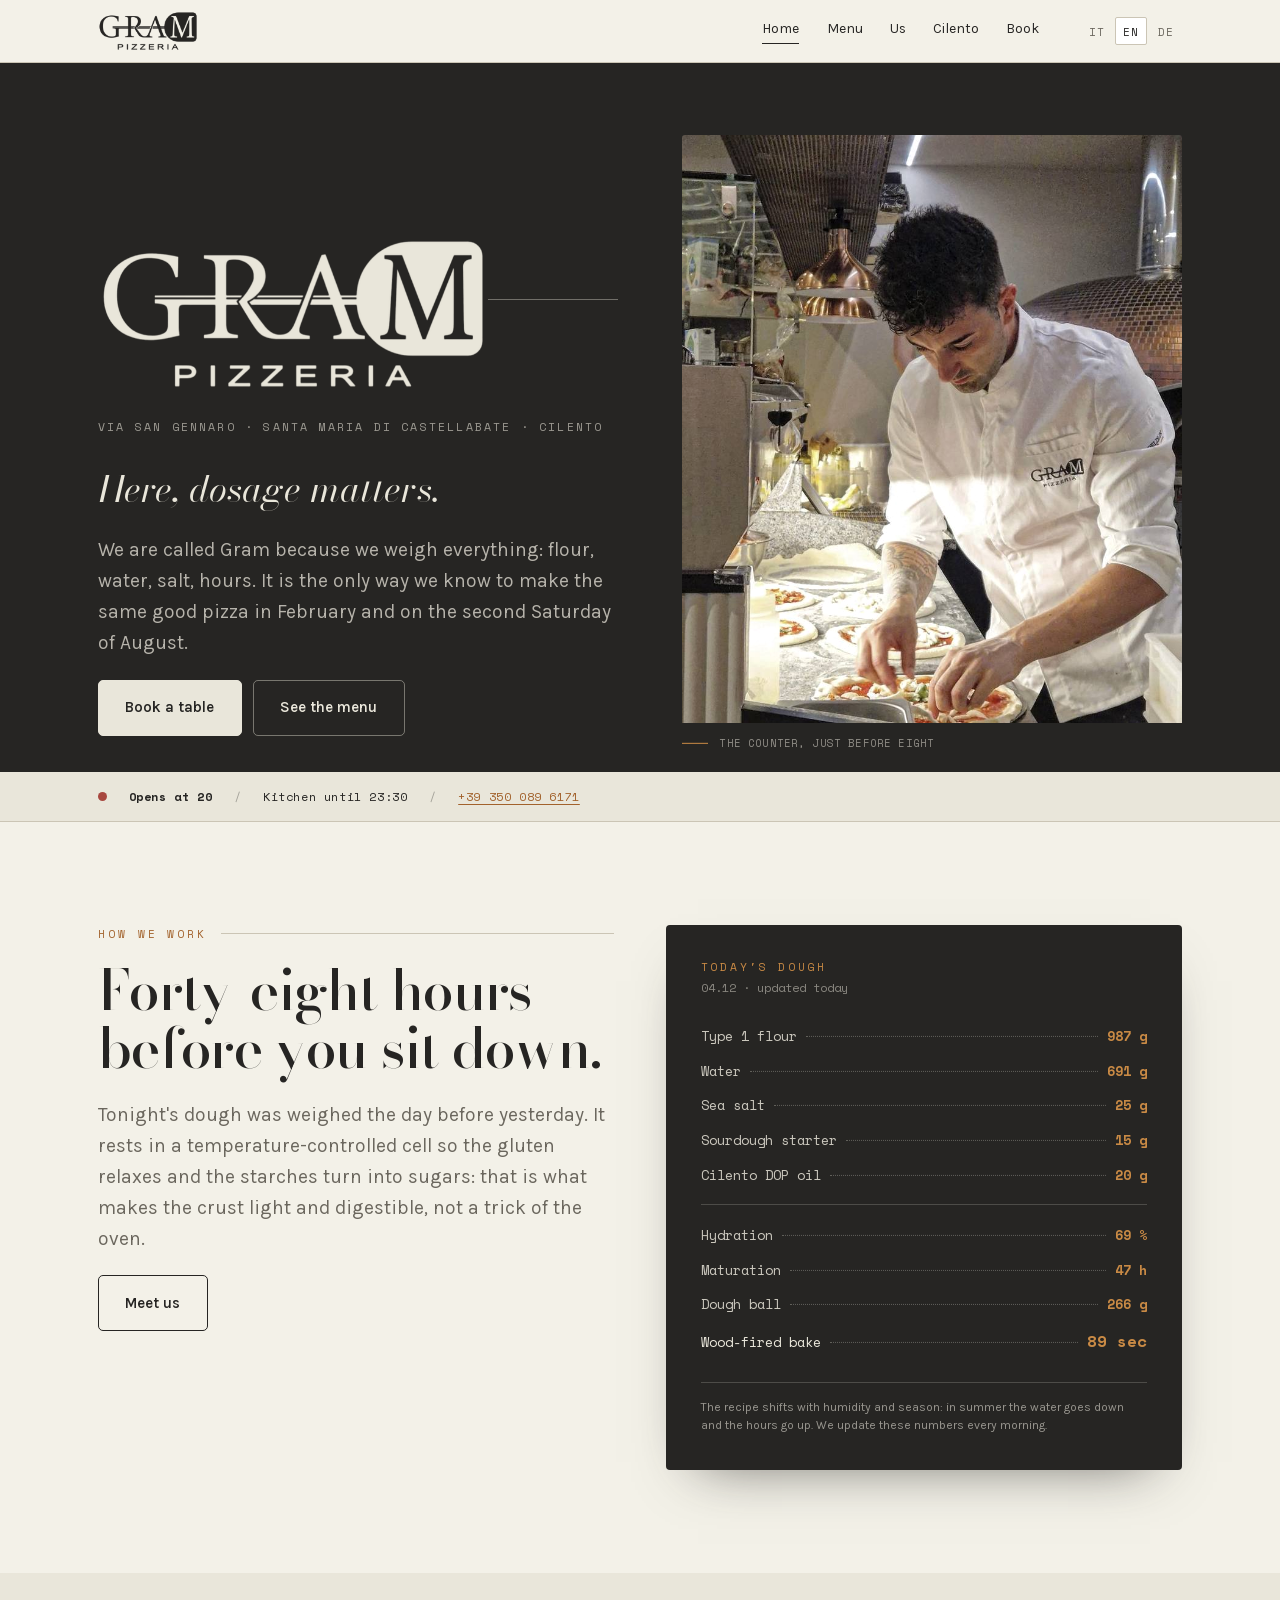
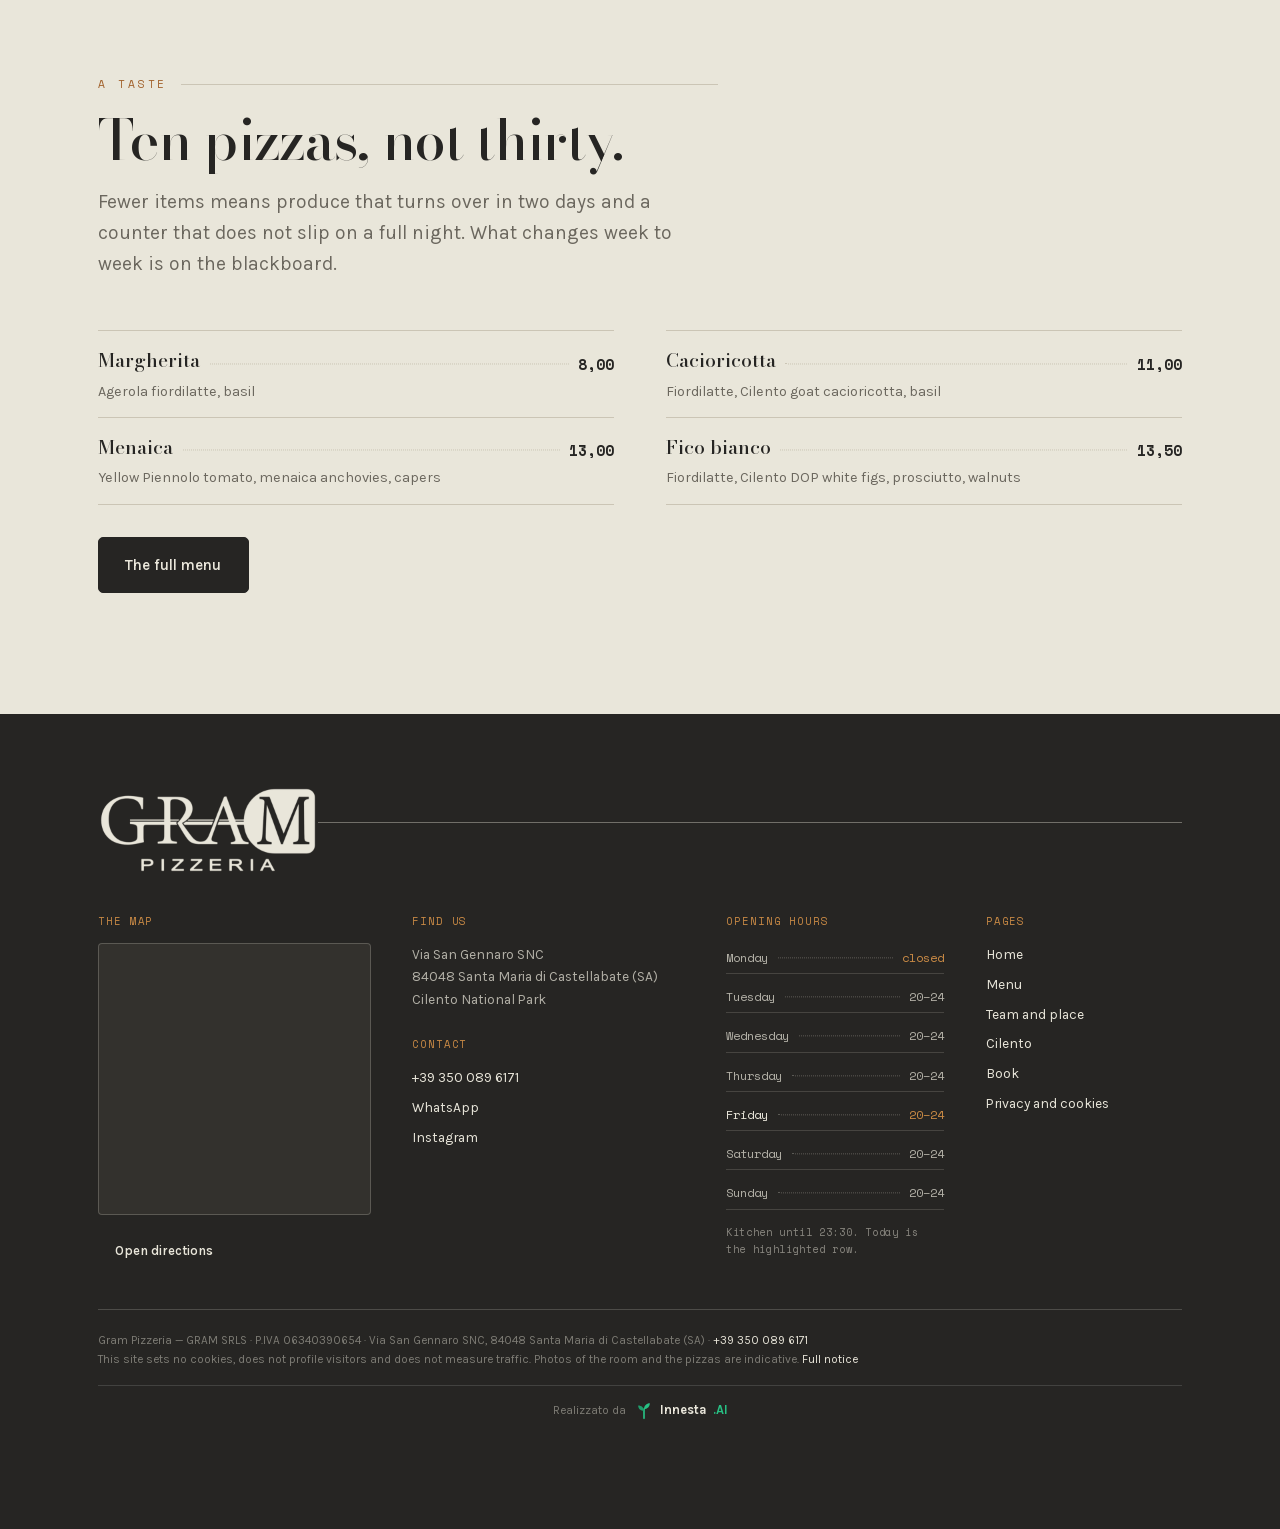
<file: index.html>
<!DOCTYPE html>
<html lang="it">
<head>
<meta charset="utf-8">
<meta name="viewport" content="width=device-width, initial-scale=1, viewport-fit=cover">
<title>Gram Pizzeria — Santa Maria di Castellabate, Cilento</title>
<meta name="description" content="Pizzeria a Santa Maria di Castellabate (SA), nel Parco Nazionale del Cilento. Impasto a maturazione 48 ore, prodotti del territorio. Aperto tutte le sere dalle 20:00, lunedì chiuso.">
<meta name="theme-color" content="#262523">
<link rel="canonical" href="https://www.grampizzeria.it/index.html">
<link rel="icon" href="/favicon.ico" sizes="32x32">
<link rel="icon" href="assets/favicon-32.png" type="image/png" sizes="32x32">
<link rel="apple-touch-icon" href="assets/apple-touch-icon.png">
<link rel="manifest" href="site.webmanifest">
<meta property="og:type" content="restaurant">
<meta property="og:site_name" content="Gram Pizzeria">
<meta property="og:title" content="Gram Pizzeria — Santa Maria di Castellabate, Cilento">
<meta property="og:description" content="Pizzeria a Santa Maria di Castellabate (SA), nel Parco Nazionale del Cilento. Impasto a maturazione 48 ore, prodotti del territorio. Aperto tutte le sere dalle 20:00, lunedì chiuso.">
<meta property="og:url" content="https://www.grampizzeria.it/index.html">
<meta property="og:image" content="https://www.grampizzeria.it/assets/og.jpg">
<meta property="og:image:width" content="1200">
<meta property="og:image:height" content="630">
<meta property="og:locale" content="it_IT">
<meta property="og:locale:alternate" content="en_GB">
<meta property="og:locale:alternate" content="de_DE">
<meta name="twitter:card" content="summary_large_image">
<link rel="preload" href="assets/fonts/bodonimoda-normal-400-900-latin.woff2" as="font" type="font/woff2" crossorigin>
<link rel="preload" href="assets/fonts/bodonimoda-italic-400-700-latin.woff2" as="font" type="font/woff2" crossorigin>
<link rel="preload" href="assets/fonts/karla-normal-300-700-latin.woff2" as="font" type="font/woff2" crossorigin>
<link rel="stylesheet" href="assets/fonts.css">
<link rel="stylesheet" href="assets/styles.css">
<script type="application/ld+json">
{"@context":"https://schema.org","@type":"Restaurant","@id":"https://www.grampizzeria.it/#restaurant","name":"Gram Pizzeria","servesCuisine":["Pizza","Cucina cilentana","Cucina napoletana"],"priceRange":"€€","currenciesAccepted":"EUR","paymentAccepted":"Contanti, Carte di credito, Bancomat, Satispay","url":"https://www.grampizzeria.it/","telephone":"+393500896171","address":{"@type":"PostalAddress","streetAddress":"Via San Gennaro SNC","addressLocality":"Santa Maria di Castellabate","addressRegion":"SA","postalCode":"84048","addressCountry":"IT"},"geo":{"@type":"GeoCoordinates","latitude":40.2789,"longitude":14.9539},"sameAs":["https://www.instagram.com/grampizzeria"],"openingHoursSpecification":[{"@type":"OpeningHoursSpecification","dayOfWeek":["Tuesday","Wednesday","Thursday","Friday","Saturday","Sunday"],"opens":"20:00","closes":"00:00"}],"acceptsReservations":"https://wa.me/393500896171","potentialAction":{"@type":"ReserveAction","target":{"@type":"EntryPoint","urlTemplate":"https://wa.me/393500896171","actionPlatform":["http://schema.org/MobileWebPlatform"]},"result":{"@type":"FoodEstablishmentReservation","name":"Prenotazione tavolo"}},"amenityFeature":[{"@type":"LocationFeatureSpecification","name":"Dehors all'aperto","value":true},{"@type":"LocationFeatureSpecification","name":"Accessibile in sedia a rotelle","value":true},{"@type":"LocationFeatureSpecification","name":"Adatto ai bambini","value":true},{"@type":"LocationFeatureSpecification","name":"Opzioni senza glutine","value":true},{"@type":"LocationFeatureSpecification","name":"Posti al banco","value":true},{"@type":"LocationFeatureSpecification","name":"Asporto","value":true}],"hasMenu":"https://www.grampizzeria.it/menu.html"}
</script>
<style>.gram-hydrating [data-content]{opacity:0}[data-content]{transition:opacity .28s ease}</style>
<script>document.documentElement.classList.add('gram-hydrating');setTimeout(function(){document.documentElement.classList.remove('gram-hydrating')},1500)</script>
</head>
<body data-page="home">
<a class="skip" href="#main" data-i18n data-it="Vai al contenuto" data-en="Skip to content" data-de="Zum Inhalt springen">Vai al contenuto</a>
<header class="top">
  <div class="bar">
    <a href="index.html" aria-label="Gram Pizzeria — home"><span class="logo"></span></a>
    <button class="burger" id="burger" aria-expanded="false" aria-controls="nav">Menu</button>
    <nav class="nav" id="nav" aria-label="Principale">
      <p class="nav-lab" data-i18n data-it="Pagine" data-en="Pages" data-de="Seiten">Pagine</p>
      <a href="index.html" data-nav="home" data-i18n data-it="Home" data-en="Home" data-de="Start">Home</a>
      <a href="menu.html" data-nav="menu" data-i18n data-it="Menù" data-en="Menu" data-de="Karte">Menù</a>
      <a href="noi.html" data-nav="noi" data-i18n data-it="Noi" data-en="Us" data-de="Wir">Noi</a>
      <a href="cilento.html" data-nav="cilento">Cilento</a>
      <a href="prenota.html" data-nav="prenota" data-i18n data-it="Prenota" data-en="Book" data-de="Reservieren">Prenota</a>
      <div class="nav-foot">
        <a href="tel:+393500896171" data-content="telefono">+39 350 089 6171</a>
        <a href="https://wa.me/393500896171" target="_blank" rel="noopener">WhatsApp</a>
        <a href="https://www.instagram.com/grampizzeria" target="_blank" rel="noopener">Instagram</a>
      </div>
    </nav>
    <div class="langs" role="group" aria-label="Lingua">
      <button type="button" data-lang="it" aria-pressed="true">IT</button>
      <button type="button" data-lang="en" aria-pressed="false">EN</button>
      <button type="button" data-lang="de" aria-pressed="false">DE</button>
    </div>
  </div>
</header>
<div class="scrim" id="scrim" aria-hidden="true"></div>
<main id="main">
<div class="hero on-dark">
    <div class="wrap hero-grid">
      <div>
        <h1 class="brandline" aria-label="Gram Pizzeria"><span class="logo"></span><span class="rule" aria-hidden="true"></span></h1>
        <p class="place">Via San Gennaro · Santa Maria di Castellabate · Cilento</p>
        <p class="thesis" data-content="frase" data-i18n data-it="Qui conta la misura." data-en="Here, dosage matters." data-de="Hier zählt die Dosierung.">Qui conta la misura.</p>
        <p class="lede" data-content="intro" data-i18n
           data-it="Ci chiamiamo Gram perché pesiamo tutto: la farina, l'acqua, il sale, le ore. È l'unico modo che conosciamo per fare la stessa pizza buona a febbraio e nel secondo sabato d'agosto."
           data-en="We are called Gram because we weigh everything: flour, water, salt, hours. It is the only way we know to make the same good pizza in February and on the second Saturday of August."
           data-de="Wir heißen Gram, weil wir alles wiegen: Mehl, Wasser, Salz, Stunden. Nur so gelingt uns im Februar dieselbe Pizza wie am zweiten Samstag im August.">Ci chiamiamo Gram perché pesiamo tutto: la farina, l'acqua, il sale, le ore. È l'unico modo che conosciamo per fare la stessa pizza buona a febbraio e nel secondo sabato d'agosto.</p>
        <div class="cta">
          <a class="btn" href="prenota.html" data-btn-label="prenota" data-i18n data-it="Prenota un tavolo" data-en="Book a table" data-de="Tisch reservieren">Prenota un tavolo</a>
          <a class="btn btn--ghost" href="menu.html" data-i18n data-it="Guarda il menù" data-en="See the menu" data-de="Speisekarte">Guarda il menù</a>
        </div>
      </div>
      <figure class="portrait">
        <img src="assets/fondatore.jpg" width="820" height="964" alt="Il pizzaiolo di Gram condisce una fila di pizze sul banco di marmo, davanti al forno a legna">
        <figcaption data-content="didascalia" data-i18n data-it="Il banco, poco prima delle venti" data-en="The counter, just before eight" data-de="Der Tresen, kurz vor acht">Il banco, poco prima delle venti</figcaption>
      </figure>
    </div>
  </div>

  <div class="tonight">
    <div class="wrap inner">
      <span class="dot" id="statusDot" aria-hidden="true"></span>
      <strong id="statusText">—</strong>
      <span class="sep" aria-hidden="true">/</span>
      <span data-content="cucina" data-i18n data-it="Cucina fino alle 23:30" data-en="Kitchen until 23:30" data-de="Küche bis 23:30">Cucina fino alle 23:30</span>
      <span class="sep" aria-hidden="true">/</span>
      <a href="tel:+393500896171" data-content="telefono">+39 350 089 6171</a>
    </div>
  </div>

  <div class="block">
    <div class="wrap two">
      <div class="reveal">
        <p class="eyebrow" data-i18n data-it="Come lavoriamo" data-en="How we work" data-de="Wie wir arbeiten">Come lavoriamo</p>
        <h2 data-i18n data-it="Quarantotto ore prima che vi sediate." data-en="Forty-eight hours before you sit down." data-de="Achtundvierzig Stunden bevor Sie Platz nehmen.">Quarantotto ore prima che vi sediate.</h2>
        <p class="lede" style="margin-top:1.35rem" data-i18n
           data-it="L'impasto di stasera è stato pesato l'altro ieri. Riposa in cella a temperatura controllata perché il glutine si rilassi e gli amidi diventino zuccheri: è quello che rende il cornicione leggero e digeribile, non un trucco del forno."
           data-en="Tonight's dough was weighed the day before yesterday. It rests in a temperature-controlled cell so the gluten relaxes and the starches turn into sugars: that is what makes the crust light and digestible, not a trick of the oven."
           data-de="Der Teig von heute Abend wurde vorgestern abgewogen. Er ruht temperaturgeführt, damit sich das Gluten entspannt und Stärke zu Zucker wird: das macht den Rand leicht und bekömmlich.">L'impasto di stasera è stato pesato l'altro ieri. Riposa in cella a temperatura controllata perché il glutine si rilassi e gli amidi diventino zuccheri: è quello che rende il cornicione leggero e digeribile, non un trucco del forno.</p>
        <p><a class="btn btn--ghost" href="noi.html" data-i18n data-it="Chi siamo" data-en="Meet us" data-de="Über uns">Chi siamo</a></p>
      </div>

      <aside class="spec reveal" aria-labelledby="spec-t">
        <h3 id="spec-t" data-i18n data-it="Impasto di oggi" data-en="Today's dough" data-de="Teig von heute">Impasto di oggi</h3>
        <p class="sub" id="specDate">—</p>
        <ul data-content="impasto">
          <li><span class="k" data-i18n data-it="Farina tipo 1" data-en="Type 1 flour" data-de="Mehl Typ 1">Farina tipo 1</span><span class="dots"></span><span class="v" data-count="1000" data-suffix=" g">1000 g</span></li>
          <li><span class="k" data-i18n data-it="Acqua" data-en="Water" data-de="Wasser">Acqua</span><span class="dots"></span><span class="v" data-count="700" data-suffix=" g">700 g</span></li>
          <li><span class="k" data-i18n data-it="Sale marino" data-en="Sea salt" data-de="Meersalz">Sale marino</span><span class="dots"></span><span class="v" data-count="25" data-suffix=" g">25 g</span></li>
          <li><span class="k" data-i18n data-it="Lievito madre" data-en="Sourdough starter" data-de="Sauerteig">Lievito madre</span><span class="dots"></span><span class="v" data-count="15" data-suffix=" g">15 g</span></li>
          <li><span class="k" data-i18n data-it="Olio Cilento DOP" data-en="Cilento DOP oil" data-de="Olivenöl Cilento DOP">Olio Cilento DOP</span><span class="dots"></span><span class="v" data-count="20" data-suffix=" g">20 g</span></li>
          <li class="rule" aria-hidden="true"></li>
          <li><span class="k" data-i18n data-it="Idratazione" data-en="Hydration" data-de="Hydration">Idratazione</span><span class="dots"></span><span class="v" data-count="70" data-suffix=" %">70 %</span></li>
          <li><span class="k" data-i18n data-it="Maturazione" data-en="Maturation" data-de="Reifung">Maturazione</span><span class="dots"></span><span class="v" data-count="48" data-suffix=" h">48 h</span></li>
          <li><span class="k" data-i18n data-it="Panetto" data-en="Dough ball" data-de="Teigling">Panetto</span><span class="dots"></span><span class="v" data-count="270" data-suffix=" g">270 g</span></li>
          <li class="total"><span class="k" data-i18n data-it="Cottura a legna" data-en="Wood-fired bake" data-de="Holzofen">Cottura a legna</span><span class="dots"></span><span class="v" data-count="90" data-suffix=" sec">90 sec</span></li>
        </ul>
        <footer data-i18n
          data-it="La ricetta cambia con l'umidità e la stagione: d'estate l'acqua scende e le ore salgono. Aggiorniamo questi numeri ogni mattina."
          data-en="The recipe shifts with humidity and season: in summer the water goes down and the hours go up. We update these numbers every morning."
          data-de="Das Rezept ändert sich mit Luftfeuchtigkeit und Jahreszeit. Wir aktualisieren diese Zahlen jeden Morgen.">La ricetta cambia con l'umidità e la stagione: d'estate l'acqua scende e le ore salgono. Aggiorniamo questi numeri ogni mattina.
</footer>
      </aside>
    </div>
  </div>

  <div class="block band">
    <div class="wrap">
      <div class="head reveal">
        <p class="eyebrow" data-i18n data-it="Un assaggio" data-en="A taste" data-de="Ein Vorgeschmack">Un assaggio</p>
        <h2 data-i18n data-it="Dieci pizze, non trenta." data-en="Ten pizzas, not thirty." data-de="Zehn Pizzen, nicht dreißig.">Dieci pizze, non trenta.</h2>
        <p class="lede" data-i18n
           data-it="Meno referenze significa merce che gira in due giorni e un banco che non sbaglia nelle sere piene. Quello che cambia di settimana in settimana è scritto sulla lavagna."
           data-en="Fewer items means produce that turns over in two days and a counter that does not slip on a full night. What changes week to week is on the blackboard."
           data-de="Weniger Artikel bedeutet Ware, die in zwei Tagen umgeschlagen wird. Was wöchentlich wechselt, steht auf der Tafel.">Meno referenze significa merce che gira in due giorni e un banco che non sbaglia nelle sere piene. Quello che cambia di settimana in settimana è scritto sulla lavagna.</p>
      </div>
      <div class="menu-groups reveal">
        <div class="group">
          <div class="item"><div class="line"><span class="name">Margherita</span><span class="dots"></span><span class="price">8,00</span></div>
            <p class="desc" data-i18n data-it="Fiordilatte di Agerola, basilico" data-en="Agerola fiordilatte, basil" data-de="Fiordilatte aus Agerola, Basilikum">Fiordilatte di Agerola, basilico</p></div>
          <div class="item"><div class="line"><span class="name">Menaica</span><span class="dots"></span><span class="price">13,00</span></div>
            <p class="desc" data-i18n data-it="Pomodoro giallo del Piennolo, alici di menaica, capperi" data-en="Yellow Piennolo tomato, menaica anchovies, capers" data-de="Gelbe Piennolo-Tomate, Menaica-Sardellen, Kapern">Pomodoro giallo del Piennolo, alici di menaica, capperi</p></div>
        </div>
        <div class="group">
          <div class="item"><div class="line"><span class="name">Cacioricotta</span><span class="dots"></span><span class="price">11,00</span></div>
            <p class="desc" data-i18n data-it="Fiordilatte, cacioricotta cilentano di capra, basilico" data-en="Fiordilatte, Cilento goat cacioricotta, basil" data-de="Fiordilatte, Ziegen-Cacioricotta, Basilikum">Fiordilatte, cacioricotta cilentano di capra, basilico</p></div>
          <div class="item"><div class="line"><span class="name">Fico bianco</span><span class="dots"></span><span class="price">13,50</span></div>
            <p class="desc" data-i18n data-it="Fiordilatte, fichi bianchi del Cilento DOP, crudo, noci" data-en="Fiordilatte, Cilento DOP white figs, prosciutto, walnuts" data-de="Fiordilatte, weiße Cilento-Feigen DOP, Rohschinken, Walnüsse">Fiordilatte, fichi bianchi del Cilento DOP, crudo, noci</p></div>
        </div>
      </div>
      <p style="margin-top:2rem"><a class="btn" href="menu.html" data-i18n data-it="Il menù completo" data-en="The full menu" data-de="Die ganze Karte">Il menù completo</a></p>
    </div>
  </div>
</main>
<footer class="site">
  <div class="wrap">
    <div class="brandline"><span class="logo"></span><span class="rule" aria-hidden="true"></span></div>
    <div class="cols">

      <div>
        <h4 data-i18n data-it="La mappa" data-en="The map" data-de="Die Karte">La mappa</h4>
        <div class="map">
          <iframe title="Gram Pizzeria — Via San Gennaro, Santa Maria di Castellabate" loading="lazy" referrerpolicy="no-referrer-when-downgrade"
            src="https://www.openstreetmap.org/export/embed.html?bbox=14.9424%2C40.2734%2C14.9654%2C40.2844&amp;layer=mapnik&amp;marker=40.2789%2C14.9539"></iframe>
        </div>
        <a class="btn btn--ghost" href="https://www.google.com/maps/search/?api=1&amp;query=Gram+Pizzeria+Via+San+Gennaro+Santa+Maria+di+Castellabate" target="_blank" rel="noopener" data-btn-label="indicazioni" data-i18n data-it="Apri le indicazioni" data-en="Open directions" data-de="Route öffnen">Apri le indicazioni</a>
      </div>

      <div>
        <h4 data-i18n data-it="Dove siamo" data-en="Find us" data-de="Anfahrt">Dove siamo</h4>
        <address>
          Via San Gennaro SNC<br>
          84048 Santa Maria di Castellabate (SA)<br>
          <span data-i18n data-it="Parco Nazionale del Cilento" data-en="Cilento National Park" data-de="Nationalpark Cilento">Parco Nazionale del Cilento</span>
        </address>
        <h4 data-i18n data-it="Contatti" data-en="Contact" data-de="Kontakt">Contatti</h4>
        <ul>
          <li><a href="tel:+393500896171" data-content="telefono">+39 350 089 6171</a></li>
          <li><a href="https://wa.me/393500896171" target="_blank" rel="noopener">WhatsApp</a></li>
          <li data-content="social"><a href="https://www.instagram.com/grampizzeria" target="_blank" rel="noopener">Instagram</a></li>
        </ul>
      </div>

      <div>
        <h4 data-i18n data-it="Orari" data-en="Opening hours" data-de="Öffnungszeiten">Orari</h4>
        <ul class="hours" id="hoursList">
          <li data-day="1" class="off"><span data-i18n data-it="Lunedì" data-en="Monday" data-de="Montag">Lunedì</span><span class="dots"></span><span class="v" data-i18n data-it="chiuso" data-en="closed" data-de="geschl.">chiuso</span></li>
          <li data-day="2"><span data-i18n data-it="Martedì" data-en="Tuesday" data-de="Dienstag">Martedì</span><span class="dots"></span><span class="v">20–24</span></li>
          <li data-day="3"><span data-i18n data-it="Mercoledì" data-en="Wednesday" data-de="Mittwoch">Mercoledì</span><span class="dots"></span><span class="v">20–24</span></li>
          <li data-day="4"><span data-i18n data-it="Giovedì" data-en="Thursday" data-de="Donnerstag">Giovedì</span><span class="dots"></span><span class="v">20–24</span></li>
          <li data-day="5"><span data-i18n data-it="Venerdì" data-en="Friday" data-de="Freitag">Venerdì</span><span class="dots"></span><span class="v">20–24</span></li>
          <li data-day="6"><span data-i18n data-it="Sabato" data-en="Saturday" data-de="Samstag">Sabato</span><span class="dots"></span><span class="v">20–24</span></li>
          <li data-day="0"><span data-i18n data-it="Domenica" data-en="Sunday" data-de="Sonntag">Domenica</span><span class="dots"></span><span class="v">20–24</span></li>
        </ul>
        <p class="micro" data-i18n
           data-it="Cucina fino alle 23:30. Oggi è la riga evidenziata."
           data-en="Kitchen until 23:30. Today is the highlighted row."
           data-de="Küche bis 23:30. Heute ist die markierte Zeile.">Cucina fino alle 23:30. Oggi è la riga evidenziata.</p>
      </div>

      <div>
        <h4 data-i18n data-it="Pagine" data-en="Pages" data-de="Seiten">Pagine</h4>
        <ul>
          <li><a href="index.html">Home</a></li>
          <li><a href="menu.html" data-i18n data-it="Menù" data-en="Menu" data-de="Karte">Menù</a></li>
          <li><a href="noi.html" data-i18n data-it="Squadra e locale" data-en="Team and place" data-de="Team und Lokal">Squadra e locale</a></li>
          <li><a href="cilento.html" data-i18n data-it="Il Cilento" data-en="Cilento" data-de="Cilento">Il Cilento</a></li>
          <li><a href="prenota.html" data-i18n data-it="Prenota" data-en="Book" data-de="Reservieren">Prenota</a></li>
          <li><a href="privacy.html" data-i18n data-it="Privacy e cookie" data-en="Privacy and cookies" data-de="Datenschutz">Privacy e cookie</a></li>
        </ul>
      </div>

    </div>
    <p class="fine">
      Gram Pizzeria — GRAM SRLS · P.IVA 06340390654 · Via San Gennaro SNC, 84048 Santa Maria di Castellabate (SA) ·
      <a href="tel:+393500896171" data-content="telefono">+39 350 089 6171</a><br>
      <span data-i18n
        data-it="Questo sito non usa cookie, non profila e non misura il traffico. Le foto del locale e delle pizze sono indicative."
        data-en="This site sets no cookies, does not profile visitors and does not measure traffic. Photos of the room and the pizzas are indicative."
        data-de="Diese Website setzt keine Cookies, erstellt keine Profile und misst keinen Traffic. Fotos sind unverbindlich.">Questo sito non usa cookie, non profila e non misura il traffico. Le foto del locale e delle pizze sono indicative.</span>
      <a href="privacy.html" data-i18n data-it="Informativa completa" data-en="Full notice" data-de="Vollständige Hinweise">Informativa completa</a>
    </p>
    <p class="fine" style="margin-top:1rem;padding-top:.9rem;border-top:1px solid rgba(140,140,140,.28);display:flex;align-items:center;justify-content:center;gap:8px;flex-wrap:wrap">Realizzato da <a href="https://www.innesta.ai/" target="_blank" rel="noopener" style="display:inline-flex;align-items:center;gap:6px;text-decoration:none;color:#e9e6da;font-weight:700;font-size:1.1em"><svg width="20" height="20" viewBox="0 0 24 24" fill="none" aria-hidden="true"><path d="M12 22V11" stroke="#27c184" stroke-width="2" stroke-linecap="round"/><path d="M12 13C12 9 9 6.5 5 6.5C5 10.5 8 13 12 13Z" fill="#1f9d6b"/><path d="M12 11C12 7 15 4 19 4C19 8 16 11 12 11Z" fill="#27c184"/></svg>Innesta<span style="color:#27c184">.AI</span></a></p>
  </div>
</footer>
<div class="dock on-dark" id="dock">
  <a class="btn" href="prenota.html" data-i18n data-it="Prenota" data-en="Book" data-de="Reservieren">Prenota</a>
  <a class="btn btn--ghost" href="tel:+393500896171" data-i18n data-it="Chiama" data-en="Call" data-de="Anrufen">Chiama</a>
</div>

<script src="assets/app.js?v=7" defer></script>
<script src="assets/content-loader.js?v=9" defer></script>
</body>
</html>
</file>
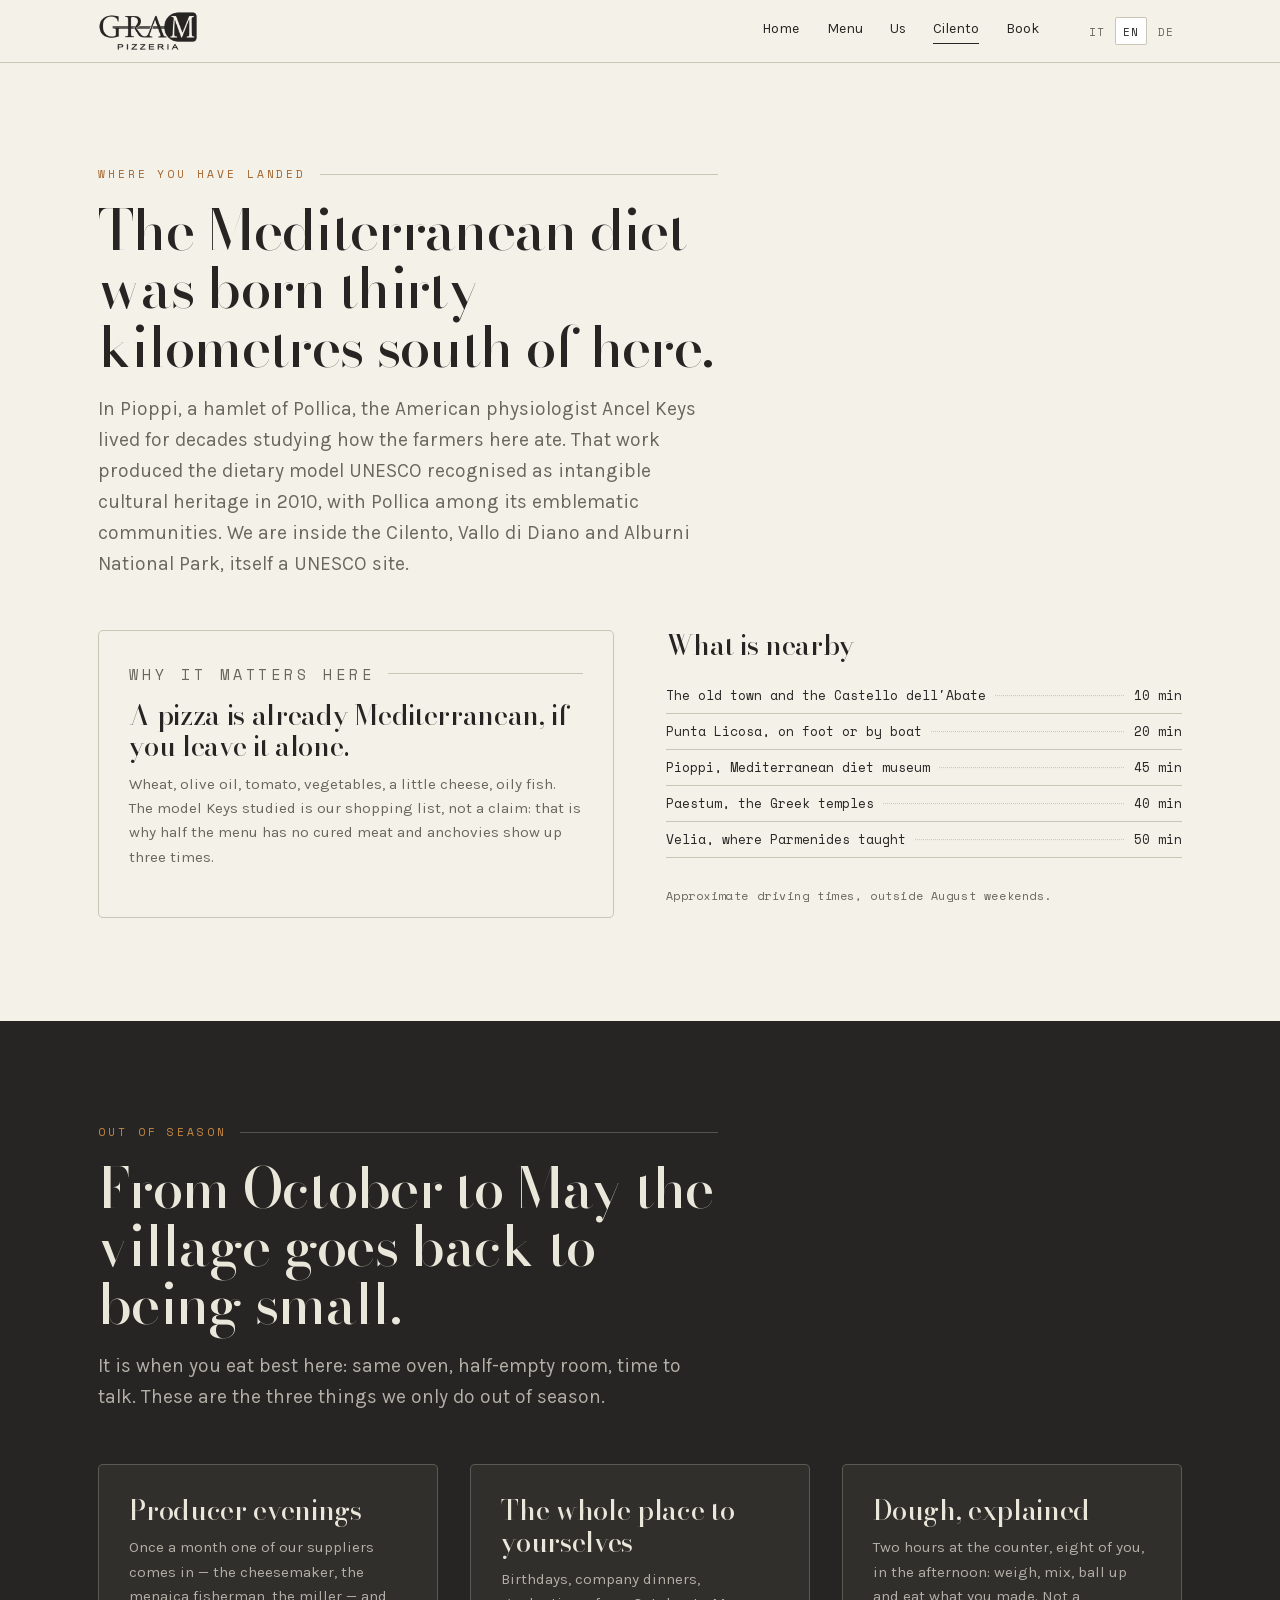
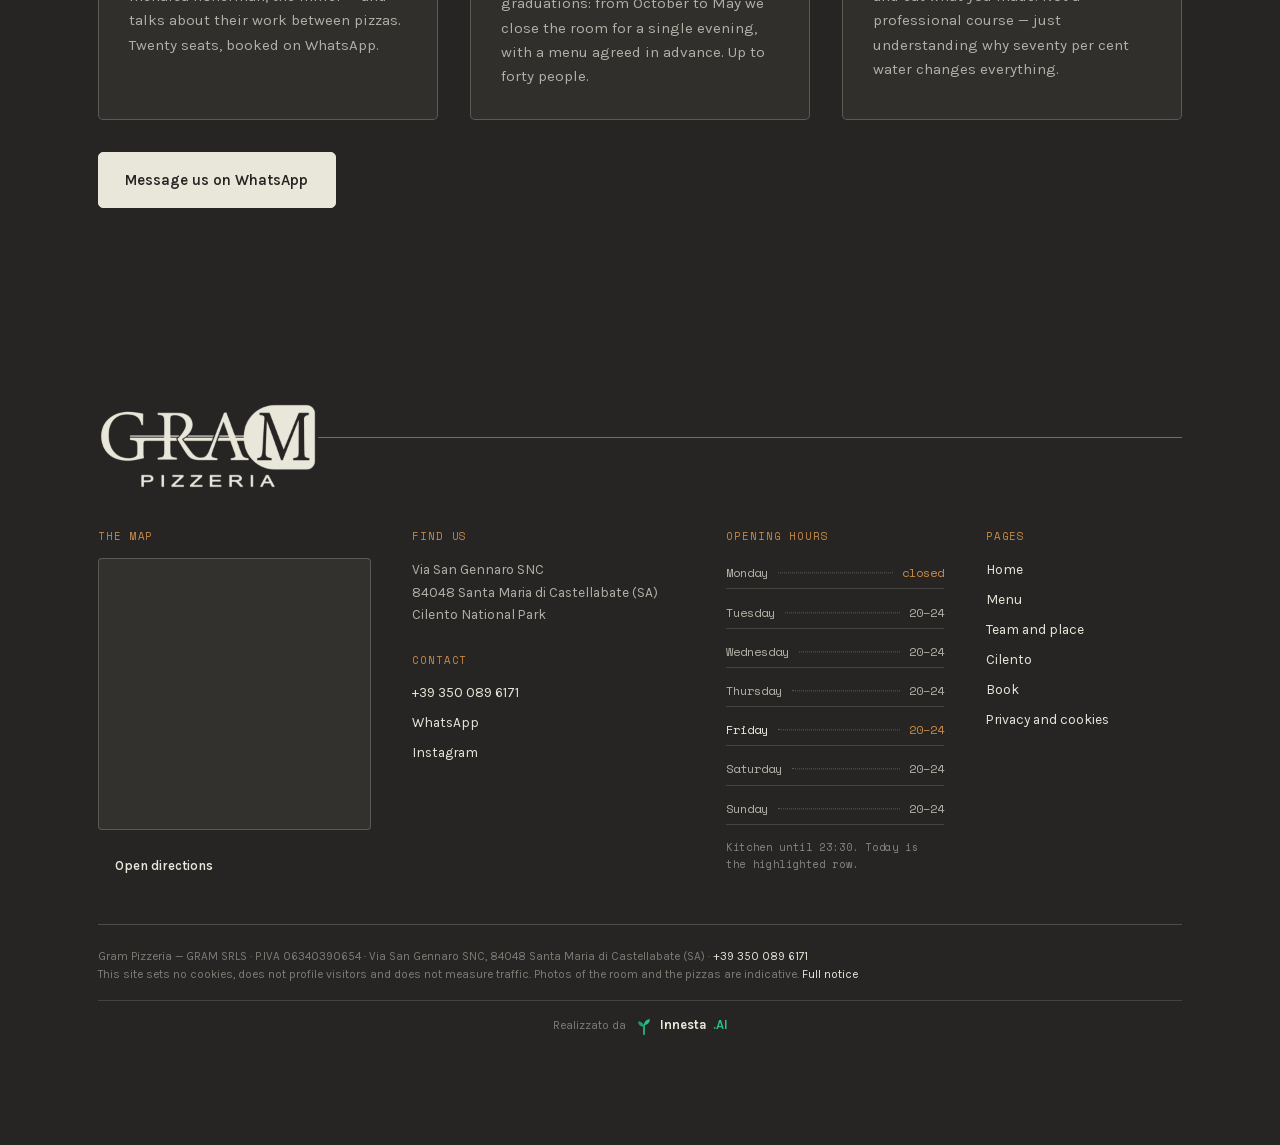
<file: cilento.html>
<!DOCTYPE html>
<html lang="it">
<head>
<meta charset="utf-8">
<meta name="viewport" content="width=device-width, initial-scale=1, viewport-fit=cover">
<title>Il Cilento intorno a noi — Gram Pizzeria</title>
<meta name="description" content="La dieta mediterranea è nata a Pioppi, trenta chilometri a sud. Cosa vedere intorno a Santa Maria di Castellabate e cosa facciamo in bassa stagione.">
<meta name="theme-color" content="#262523">
<link rel="canonical" href="https://www.grampizzeria.it/cilento.html">
<link rel="icon" href="/favicon.ico" sizes="32x32">
<link rel="icon" href="assets/favicon-32.png" type="image/png" sizes="32x32">
<link rel="apple-touch-icon" href="assets/apple-touch-icon.png">
<link rel="manifest" href="site.webmanifest">
<meta property="og:type" content="restaurant">
<meta property="og:site_name" content="Gram Pizzeria">
<meta property="og:title" content="Il Cilento intorno a noi — Gram Pizzeria">
<meta property="og:description" content="La dieta mediterranea è nata a Pioppi, trenta chilometri a sud. Cosa vedere intorno a Santa Maria di Castellabate e cosa facciamo in bassa stagione.">
<meta property="og:url" content="https://www.grampizzeria.it/cilento.html">
<meta property="og:image" content="https://www.grampizzeria.it/assets/og.jpg">
<meta property="og:image:width" content="1200">
<meta property="og:image:height" content="630">
<meta property="og:locale" content="it_IT">
<meta property="og:locale:alternate" content="en_GB">
<meta property="og:locale:alternate" content="de_DE">
<meta name="twitter:card" content="summary_large_image">
<link rel="preload" href="assets/fonts/bodonimoda-normal-400-900-latin.woff2" as="font" type="font/woff2" crossorigin>
<link rel="preload" href="assets/fonts/bodonimoda-italic-400-700-latin.woff2" as="font" type="font/woff2" crossorigin>
<link rel="preload" href="assets/fonts/karla-normal-300-700-latin.woff2" as="font" type="font/woff2" crossorigin>
<link rel="stylesheet" href="assets/fonts.css">
<link rel="stylesheet" href="assets/styles.css">
<script type="application/ld+json">
{"@context":"https://schema.org","@type":"BreadcrumbList","itemListElement":[{"@type":"ListItem","position":1,"name":"Home","item":"https://www.grampizzeria.it/"},{"@type":"ListItem","position":2,"name":"Il Cilento","item":"https://www.grampizzeria.it/cilento.html"}]}
</script>
<style>.gram-hydrating [data-content]{opacity:0}[data-content]{transition:opacity .28s ease}</style>
<script>document.documentElement.classList.add('gram-hydrating');setTimeout(function(){document.documentElement.classList.remove('gram-hydrating')},1500)</script>
</head>
<body data-page="cilento">
<a class="skip" href="#main" data-i18n data-it="Vai al contenuto" data-en="Skip to content" data-de="Zum Inhalt springen">Vai al contenuto</a>
<header class="top">
  <div class="bar">
    <a href="index.html" aria-label="Gram Pizzeria — home"><span class="logo"></span></a>
    <button class="burger" id="burger" aria-expanded="false" aria-controls="nav">Menu</button>
    <nav class="nav" id="nav" aria-label="Principale">
      <p class="nav-lab" data-i18n data-it="Pagine" data-en="Pages" data-de="Seiten">Pagine</p>
      <a href="index.html" data-nav="home" data-i18n data-it="Home" data-en="Home" data-de="Start">Home</a>
      <a href="menu.html" data-nav="menu" data-i18n data-it="Menù" data-en="Menu" data-de="Karte">Menù</a>
      <a href="noi.html" data-nav="noi" data-i18n data-it="Noi" data-en="Us" data-de="Wir">Noi</a>
      <a href="cilento.html" data-nav="cilento">Cilento</a>
      <a href="prenota.html" data-nav="prenota" data-i18n data-it="Prenota" data-en="Book" data-de="Reservieren">Prenota</a>
      <div class="nav-foot">
        <a href="tel:+393500896171" data-content="telefono">+39 350 089 6171</a>
        <a href="https://wa.me/393500896171" target="_blank" rel="noopener">WhatsApp</a>
        <a href="https://www.instagram.com/grampizzeria" target="_blank" rel="noopener">Instagram</a>
      </div>
    </nav>
    <div class="langs" role="group" aria-label="Lingua">
      <button type="button" data-lang="it" aria-pressed="true">IT</button>
      <button type="button" data-lang="en" aria-pressed="false">EN</button>
      <button type="button" data-lang="de" aria-pressed="false">DE</button>
    </div>
  </div>
</header>
<div class="scrim" id="scrim" aria-hidden="true"></div>
<main id="main">
<div class="block">
    <div class="wrap">
      <div class="head">
        <p class="eyebrow" data-content="cilento.occhiello" data-i18n data-it="Dove siete capitati" data-en="Where you have landed" data-de="Wo Sie gelandet sind">Dove siete capitati</p>
        <h2 data-content="cilento.titolo" data-i18n data-it="La dieta mediterranea è nata trenta chilometri più a sud." data-en="The Mediterranean diet was born thirty kilometres south of here." data-de="Die mediterrane Ernährung entstand dreißig Kilometer südlich von hier.">La dieta mediterranea è nata trenta chilometri più a sud.</h2>
        <p class="lede" data-content="cilento.intro" data-i18n
           data-it="A Pioppi, frazione di Pollica, il fisiologo americano Ancel Keys visse per decenni studiando come mangiavano i contadini di qui. Da quel lavoro nasce il modello alimentare che l'UNESCO ha riconosciuto patrimonio culturale immateriale dell'umanità nel 2010, con Pollica fra le comunità emblematiche. Siamo dentro il Parco Nazionale del Cilento, Vallo di Diano e Alburni, anch'esso patrimonio UNESCO."
           data-en="In Pioppi, a hamlet of Pollica, the American physiologist Ancel Keys lived for decades studying how the farmers here ate. That work produced the dietary model UNESCO recognised as intangible cultural heritage in 2010, with Pollica among its emblematic communities. We are inside the Cilento, Vallo di Diano and Alburni National Park, itself a UNESCO site."
           data-de="In Pioppi, einem Ortsteil von Pollica, lebte der amerikanische Physiologe Ancel Keys jahrzehntelang und erforschte die Ernährung der Bauern hier. Daraus entstand das Ernährungsmodell, das die UNESCO 2010 als immaterielles Kulturerbe anerkannte. Wir liegen im Nationalpark Cilento, Vallo di Diano und Alburni, ebenfalls UNESCO-Welterbe.">A Pioppi, frazione di Pollica, il fisiologo americano Ancel Keys visse per decenni studiando come mangiavano i contadini di qui. Da quel lavoro nasce il modello alimentare che l'UNESCO ha riconosciuto patrimonio culturale immateriale dell'umanità nel 2010, con Pollica fra le comunità emblematiche. Siamo dentro il Parco Nazionale del Cilento, Vallo di Diano e Alburni, anch'esso patrimonio UNESCO.</p>
      </div>

      <div class="two">
        <div class="pitch reveal">
          <p class="eyebrow" data-i18n data-it="Cosa c'entra con noi" data-en="Why it matters here" data-de="Was das mit uns zu tun hat">Cosa c'entra con noi</p>
          <h3 data-i18n data-it="Una pizza è già mediterranea, se la lasci stare." data-en="A pizza is already Mediterranean, if you leave it alone." data-de="Eine Pizza ist bereits mediterran, wenn man sie in Ruhe lässt.">Una pizza è già mediterranea, se la lasci stare.</h3>
          <p data-content="cilento.perche" data-i18n
             data-it="Grano, olio d'oliva, pomodoro, verdure, poco formaggio, pesce azzurro. Il modello che studiava Keys è la nostra lista della spesa, non un claim: è per questo che metà della carta è senza salumi e che le alici tornano tre volte."
             data-en="Wheat, olive oil, tomato, vegetables, a little cheese, oily fish. The model Keys studied is our shopping list, not a claim: that is why half the menu has no cured meat and anchovies show up three times."
             data-de="Weizen, Olivenöl, Tomate, Gemüse, wenig Käse, Blaufisch. Das Modell, das Keys untersuchte, ist unsere Einkaufsliste: deshalb kommt die Hälfte der Karte ohne Wurst aus.">Grano, olio d'oliva, pomodoro, verdure, poco formaggio, pesce azzurro. Il modello che studiava Keys è la nostra lista della spesa, non un claim: è per questo che metà della carta è senza salumi e che le alici tornano tre volte.</p>
        </div>
        <div class="reveal">
          <h3 style="margin-bottom:1rem" data-i18n data-it="Cosa c'è intorno" data-en="What is nearby" data-de="Was in der Nähe liegt">Cosa c'è intorno</h3>
          <ul class="hours" data-content="cilento.luoghi">
            <li><span data-i18n data-it="Il borgo e il Castello dell'Abate" data-en="The old town and the Castello dell'Abate" data-de="Altstadt und Castello dell'Abate">Il borgo e il Castello dell'Abate</span><span class="dots"></span><span class="v">10 min</span></li>
            <li><span data-i18n data-it="Punta Licosa, a piedi o in barca" data-en="Punta Licosa, on foot or by boat" data-de="Punta Licosa, zu Fuß oder per Boot">Punta Licosa, a piedi o in barca</span><span class="dots"></span><span class="v">20 min</span></li>
            <li><span data-i18n data-it="Pioppi, museo della dieta mediterranea" data-en="Pioppi, Mediterranean diet museum" data-de="Pioppi, Museum der mediterranen Ernährung">Pioppi, museo della dieta mediterranea</span><span class="dots"></span><span class="v">45 min</span></li>
            <li><span data-i18n data-it="Paestum, i templi greci" data-en="Paestum, the Greek temples" data-de="Paestum, die griechischen Tempel">Paestum, i templi greci</span><span class="dots"></span><span class="v">40 min</span></li>
            <li><span data-i18n data-it="Velia, dove insegnava Parmenide" data-en="Velia, where Parmenides taught" data-de="Velia, wo Parmenides lehrte">Velia, dove insegnava Parmenide</span><span class="dots"></span><span class="v">50 min</span></li>
          </ul>
          <p style="font-family:'Space Mono',monospace;font-size:.72rem;letter-spacing:.05em;color:var(--fumo)" data-i18n
             data-it="Tempi indicativi in auto, fuori dai weekend di agosto."
             data-en="Approximate driving times, outside August weekends."
             data-de="Ungefähre Fahrzeiten, außerhalb der Augustwochenenden.">Tempi indicativi in auto, fuori dai weekend di agosto.</p>
        </div>
      </div>
    </div>
  </div>

  <div class="block dark on-dark">
    <div class="wrap">
      <div class="head">
        <p class="eyebrow" data-i18n data-it="Fuori stagione" data-en="Out of season" data-de="Außerhalb der Saison">Fuori stagione</p>
        <h2 data-i18n data-it="Da ottobre a maggio il paese torna piccolo." data-en="From October to May the village goes back to being small." data-de="Von Oktober bis Mai wird der Ort wieder klein.">Da ottobre a maggio il paese torna piccolo.</h2>
        <p class="lede" data-i18n
           data-it="È il momento in cui si mangia meglio: forno acceso lo stesso, sala mezza vuota, tempo per parlare. Queste sono le tre cose che facciamo solo in bassa stagione."
           data-en="It is when you eat best here: same oven, half-empty room, time to talk. These are the three things we only do out of season."
           data-de="Dann isst man hier am besten: gleicher Ofen, halbleerer Saal, Zeit zum Reden. Diese drei Dinge machen wir nur außerhalb der Saison.">È il momento in cui si mangia meglio: forno acceso lo stesso, sala mezza vuota, tempo per parlare. Queste sono le tre cose che facciamo solo in bassa stagione.</p>
      </div>
      <div class="cards">
        <div class="pitch reveal">
          <h3 data-i18n data-it="Le sere del produttore" data-en="Producer evenings" data-de="Erzeuger-Abende">Le sere del produttore</h3>
          <p data-i18n data-it="Una volta al mese viene chi ci fornisce — il casaro, il pescatore di menaica, il frantoiano — e racconta il suo lavoro fra una pizza e l'altra. Venti posti, si prenota su WhatsApp." data-en="Once a month one of our suppliers comes in — the cheesemaker, the menaica fisherman, the miller — and talks about their work between pizzas. Twenty seats, booked on WhatsApp." data-de="Einmal im Monat kommt einer unserer Lieferanten und erzählt von seiner Arbeit. Zwanzig Plätze, Reservierung per WhatsApp.">Una volta al mese viene chi ci fornisce — il casaro, il pescatore di menaica, il frantoiano — e racconta il suo lavoro fra una pizza e l'altra. Venti posti, si prenota su WhatsApp.</p>
        </div>
        <div class="pitch reveal">
          <h3 data-i18n data-it="Il locale tutto per voi" data-en="The whole place to yourselves" data-de="Das Lokal ganz für Sie">Il locale tutto per voi</h3>
          <p data-i18n data-it="Compleanni, cene aziendali, lauree: da ottobre a maggio chiudiamo la sala per una serata sola, con menù concordato prima. Fino a quaranta persone." data-en="Birthdays, company dinners, graduations: from October to May we close the room for a single evening, with a menu agreed in advance. Up to forty people." data-de="Geburtstage, Firmenessen, Abschlussfeiern: von Oktober bis Mai schließen wir für einen Abend. Bis zu vierzig Personen.">Compleanni, cene aziendali, lauree: da ottobre a maggio chiudiamo la sala per una serata sola, con menù concordato prima. Fino a quaranta persone.</p>
        </div>
        <div class="pitch reveal">
          <h3 data-i18n data-it="Impasto, spiegato" data-en="Dough, explained" data-de="Teig, erklärt">Impasto, spiegato</h3>
          <p data-i18n data-it="Due ore al banco, in otto, il pomeriggio: si pesa, si impasta, si staglia e si mangia quello che avete fatto. Non è un corso professionale, è capire perché settanta per cento d'acqua cambia tutto." data-en="Two hours at the counter, eight of you, in the afternoon: weigh, mix, ball up and eat what you made. Not a professional course — just understanding why seventy per cent water changes everything." data-de="Zwei Stunden am Tresen, zu acht, am Nachmittag: wiegen, kneten, portionieren und essen. Kein Profikurs, sondern verstehen, warum siebzig Prozent Wasser alles verändern.">Due ore al banco, in otto, il pomeriggio: si pesa, si impasta, si staglia e si mangia quello che avete fatto. Non è un corso professionale, è capire perché settanta per cento d'acqua cambia tutto.</p>
        </div>
      </div>
      <p style="margin-top:2rem"><a class="btn" href="prenota.html" data-i18n data-it="Scrivici su WhatsApp" data-en="Message us on WhatsApp" data-de="Schreiben Sie uns">Scrivici su WhatsApp</a></p>
    </div>
  </div>
</main>
<footer class="site">
  <div class="wrap">
    <div class="brandline"><span class="logo"></span><span class="rule" aria-hidden="true"></span></div>
    <div class="cols">

      <div>
        <h4 data-i18n data-it="La mappa" data-en="The map" data-de="Die Karte">La mappa</h4>
        <div class="map">
          <iframe title="Gram Pizzeria — Via San Gennaro, Santa Maria di Castellabate" loading="lazy" referrerpolicy="no-referrer-when-downgrade"
            src="https://www.openstreetmap.org/export/embed.html?bbox=14.9424%2C40.2734%2C14.9654%2C40.2844&amp;layer=mapnik&amp;marker=40.2789%2C14.9539"></iframe>
        </div>
        <a class="btn btn--ghost" href="https://www.google.com/maps/search/?api=1&amp;query=Gram+Pizzeria+Via+San+Gennaro+Santa+Maria+di+Castellabate" target="_blank" rel="noopener" data-btn-label="indicazioni" data-i18n data-it="Apri le indicazioni" data-en="Open directions" data-de="Route öffnen">Apri le indicazioni</a>
      </div>

      <div>
        <h4 data-i18n data-it="Dove siamo" data-en="Find us" data-de="Anfahrt">Dove siamo</h4>
        <address>
          Via San Gennaro SNC<br>
          84048 Santa Maria di Castellabate (SA)<br>
          <span data-i18n data-it="Parco Nazionale del Cilento" data-en="Cilento National Park" data-de="Nationalpark Cilento">Parco Nazionale del Cilento</span>
        </address>
        <h4 data-i18n data-it="Contatti" data-en="Contact" data-de="Kontakt">Contatti</h4>
        <ul>
          <li><a href="tel:+393500896171" data-content="telefono">+39 350 089 6171</a></li>
          <li><a href="https://wa.me/393500896171" target="_blank" rel="noopener">WhatsApp</a></li>
          <li data-content="social"><a href="https://www.instagram.com/grampizzeria" target="_blank" rel="noopener">Instagram</a></li>
        </ul>
      </div>

      <div>
        <h4 data-i18n data-it="Orari" data-en="Opening hours" data-de="Öffnungszeiten">Orari</h4>
        <ul class="hours" id="hoursList">
          <li data-day="1" class="off"><span data-i18n data-it="Lunedì" data-en="Monday" data-de="Montag">Lunedì</span><span class="dots"></span><span class="v" data-i18n data-it="chiuso" data-en="closed" data-de="geschl.">chiuso</span></li>
          <li data-day="2"><span data-i18n data-it="Martedì" data-en="Tuesday" data-de="Dienstag">Martedì</span><span class="dots"></span><span class="v">20–24</span></li>
          <li data-day="3"><span data-i18n data-it="Mercoledì" data-en="Wednesday" data-de="Mittwoch">Mercoledì</span><span class="dots"></span><span class="v">20–24</span></li>
          <li data-day="4"><span data-i18n data-it="Giovedì" data-en="Thursday" data-de="Donnerstag">Giovedì</span><span class="dots"></span><span class="v">20–24</span></li>
          <li data-day="5"><span data-i18n data-it="Venerdì" data-en="Friday" data-de="Freitag">Venerdì</span><span class="dots"></span><span class="v">20–24</span></li>
          <li data-day="6"><span data-i18n data-it="Sabato" data-en="Saturday" data-de="Samstag">Sabato</span><span class="dots"></span><span class="v">20–24</span></li>
          <li data-day="0"><span data-i18n data-it="Domenica" data-en="Sunday" data-de="Sonntag">Domenica</span><span class="dots"></span><span class="v">20–24</span></li>
        </ul>
        <p class="micro" data-i18n
           data-it="Cucina fino alle 23:30. Oggi è la riga evidenziata."
           data-en="Kitchen until 23:30. Today is the highlighted row."
           data-de="Küche bis 23:30. Heute ist die markierte Zeile.">Cucina fino alle 23:30. Oggi è la riga evidenziata.</p>
      </div>

      <div>
        <h4 data-i18n data-it="Pagine" data-en="Pages" data-de="Seiten">Pagine</h4>
        <ul>
          <li><a href="index.html">Home</a></li>
          <li><a href="menu.html" data-i18n data-it="Menù" data-en="Menu" data-de="Karte">Menù</a></li>
          <li><a href="noi.html" data-i18n data-it="Squadra e locale" data-en="Team and place" data-de="Team und Lokal">Squadra e locale</a></li>
          <li><a href="cilento.html" data-i18n data-it="Il Cilento" data-en="Cilento" data-de="Cilento">Il Cilento</a></li>
          <li><a href="prenota.html" data-i18n data-it="Prenota" data-en="Book" data-de="Reservieren">Prenota</a></li>
          <li><a href="privacy.html" data-i18n data-it="Privacy e cookie" data-en="Privacy and cookies" data-de="Datenschutz">Privacy e cookie</a></li>
        </ul>
      </div>

    </div>
    <p class="fine">
      Gram Pizzeria — GRAM SRLS · P.IVA 06340390654 · Via San Gennaro SNC, 84048 Santa Maria di Castellabate (SA) ·
      <a href="tel:+393500896171" data-content="telefono">+39 350 089 6171</a><br>
      <span data-i18n
        data-it="Questo sito non usa cookie, non profila e non misura il traffico. Le foto del locale e delle pizze sono indicative."
        data-en="This site sets no cookies, does not profile visitors and does not measure traffic. Photos of the room and the pizzas are indicative."
        data-de="Diese Website setzt keine Cookies, erstellt keine Profile und misst keinen Traffic. Fotos sind unverbindlich.">Questo sito non usa cookie, non profila e non misura il traffico. Le foto del locale e delle pizze sono indicative.</span>
      <a href="privacy.html" data-i18n data-it="Informativa completa" data-en="Full notice" data-de="Vollständige Hinweise">Informativa completa</a>
    </p>
    <p class="fine" style="margin-top:1rem;padding-top:.9rem;border-top:1px solid rgba(140,140,140,.28);display:flex;align-items:center;justify-content:center;gap:8px;flex-wrap:wrap">Realizzato da <a href="https://www.innesta.ai/" target="_blank" rel="noopener" style="display:inline-flex;align-items:center;gap:6px;text-decoration:none;color:#e9e6da;font-weight:700;font-size:1.1em"><svg width="20" height="20" viewBox="0 0 24 24" fill="none" aria-hidden="true"><path d="M12 22V11" stroke="#27c184" stroke-width="2" stroke-linecap="round"/><path d="M12 13C12 9 9 6.5 5 6.5C5 10.5 8 13 12 13Z" fill="#1f9d6b"/><path d="M12 11C12 7 15 4 19 4C19 8 16 11 12 11Z" fill="#27c184"/></svg>Innesta<span style="color:#27c184">.AI</span></a></p>
  </div>
</footer>
<div class="dock on-dark" id="dock">
  <a class="btn" href="prenota.html" data-i18n data-it="Prenota" data-en="Book" data-de="Reservieren">Prenota</a>
  <a class="btn btn--ghost" href="tel:+393500896171" data-i18n data-it="Chiama" data-en="Call" data-de="Anrufen">Chiama</a>
</div>

<script src="assets/app.js?v=7" defer></script>
<script src="assets/content-loader.js?v=9" defer></script>
</body>
</html>
</file>
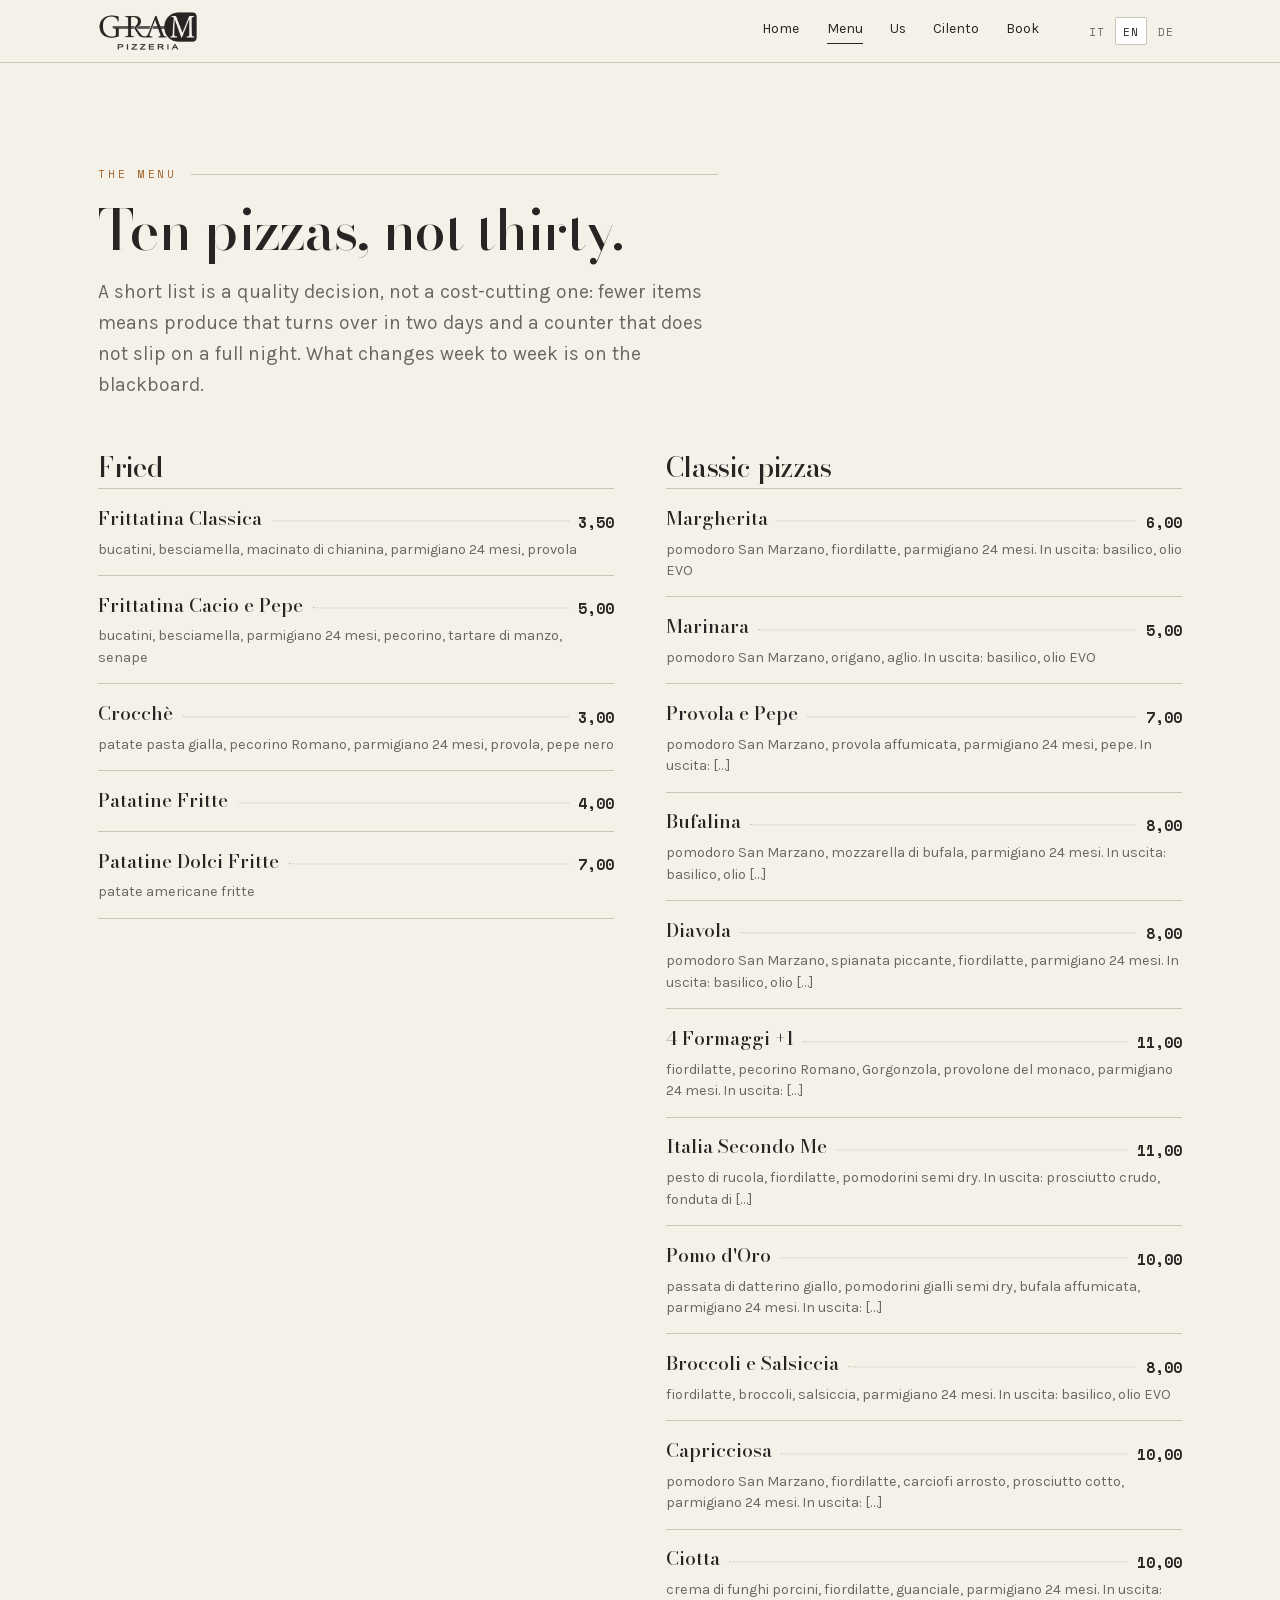
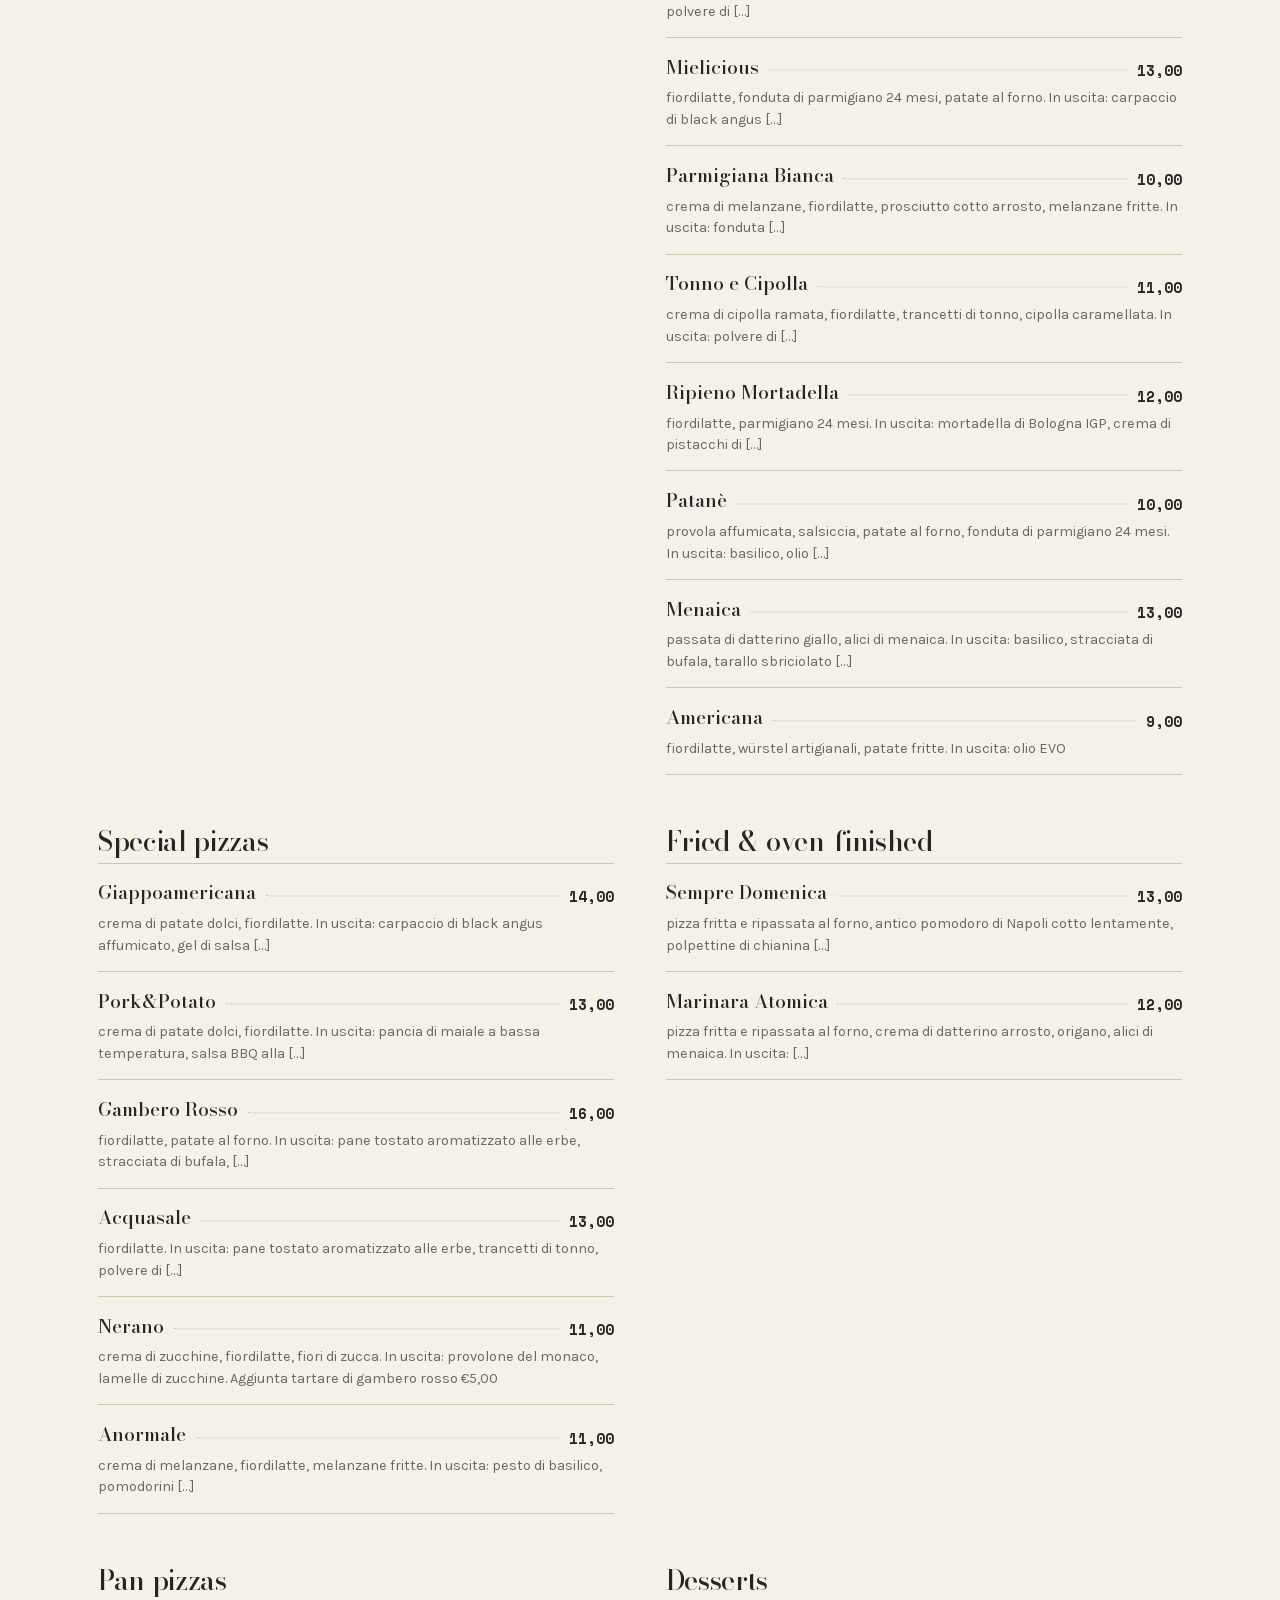
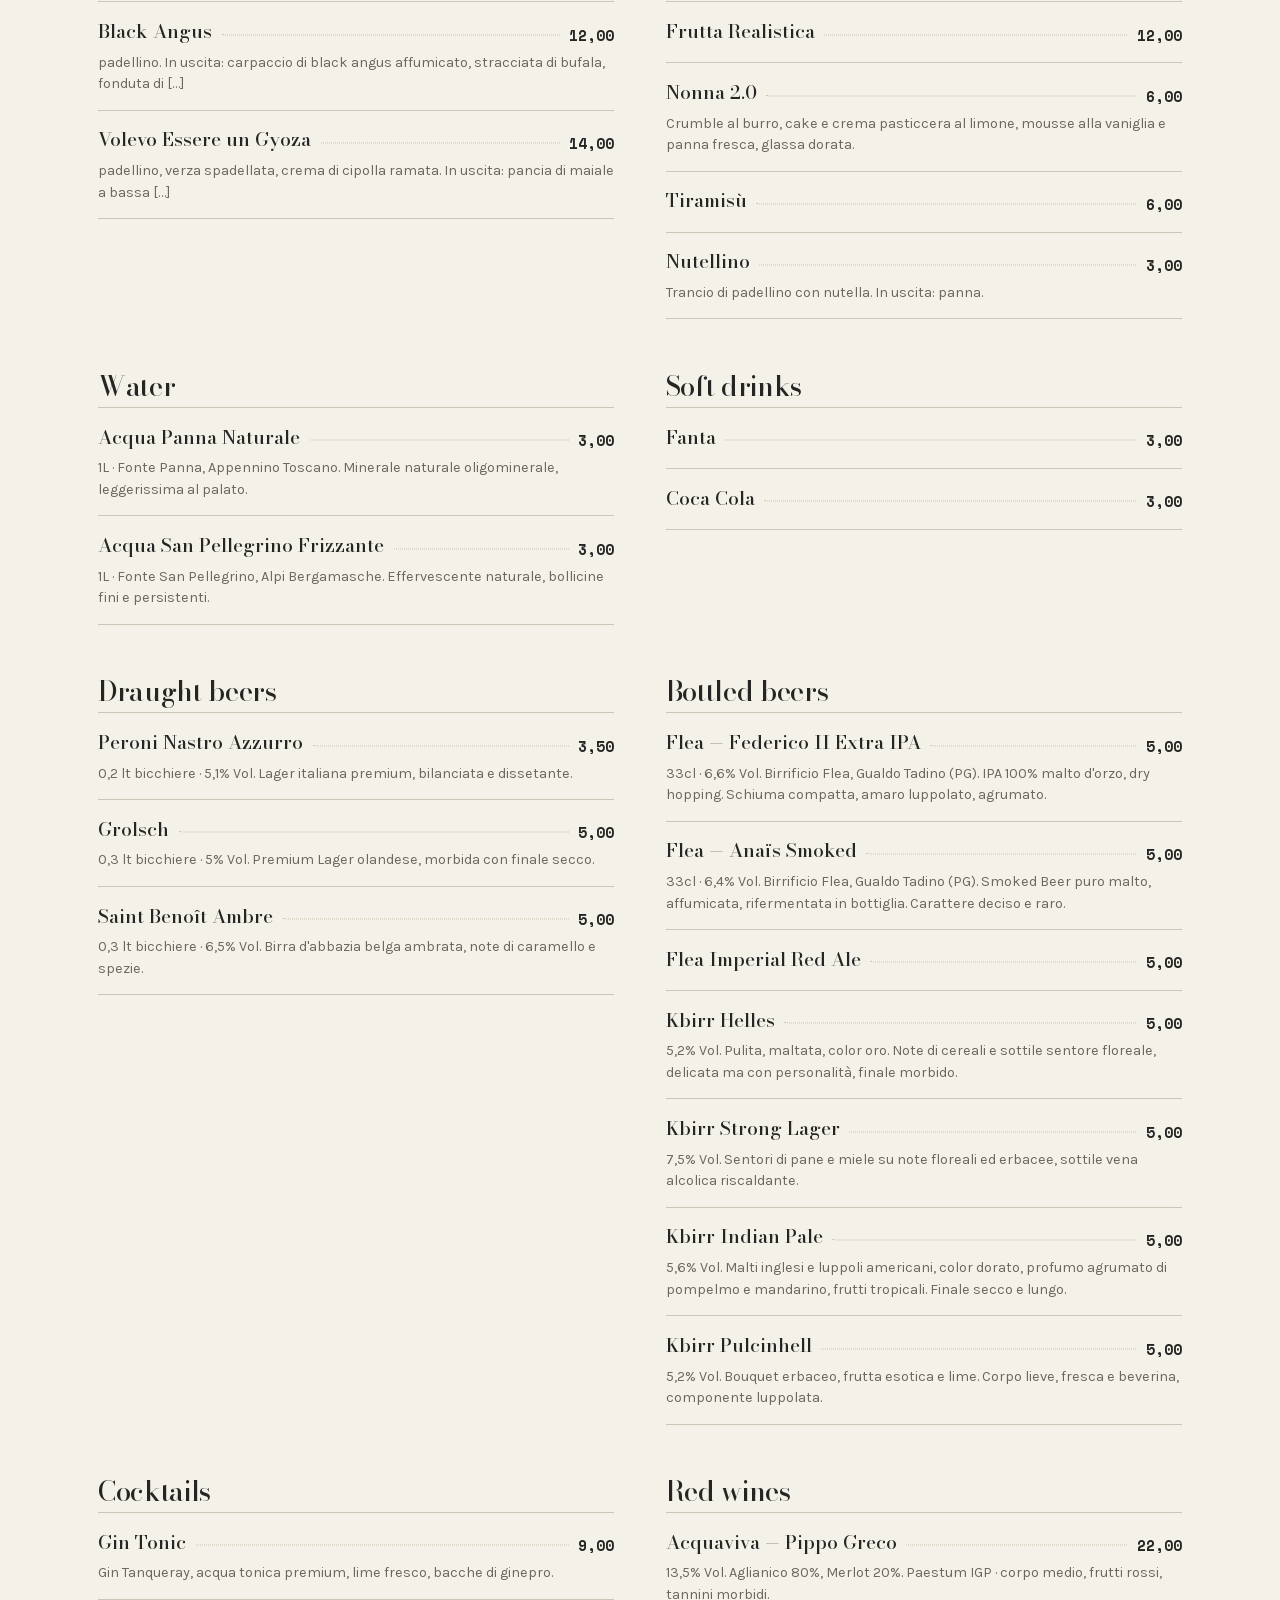
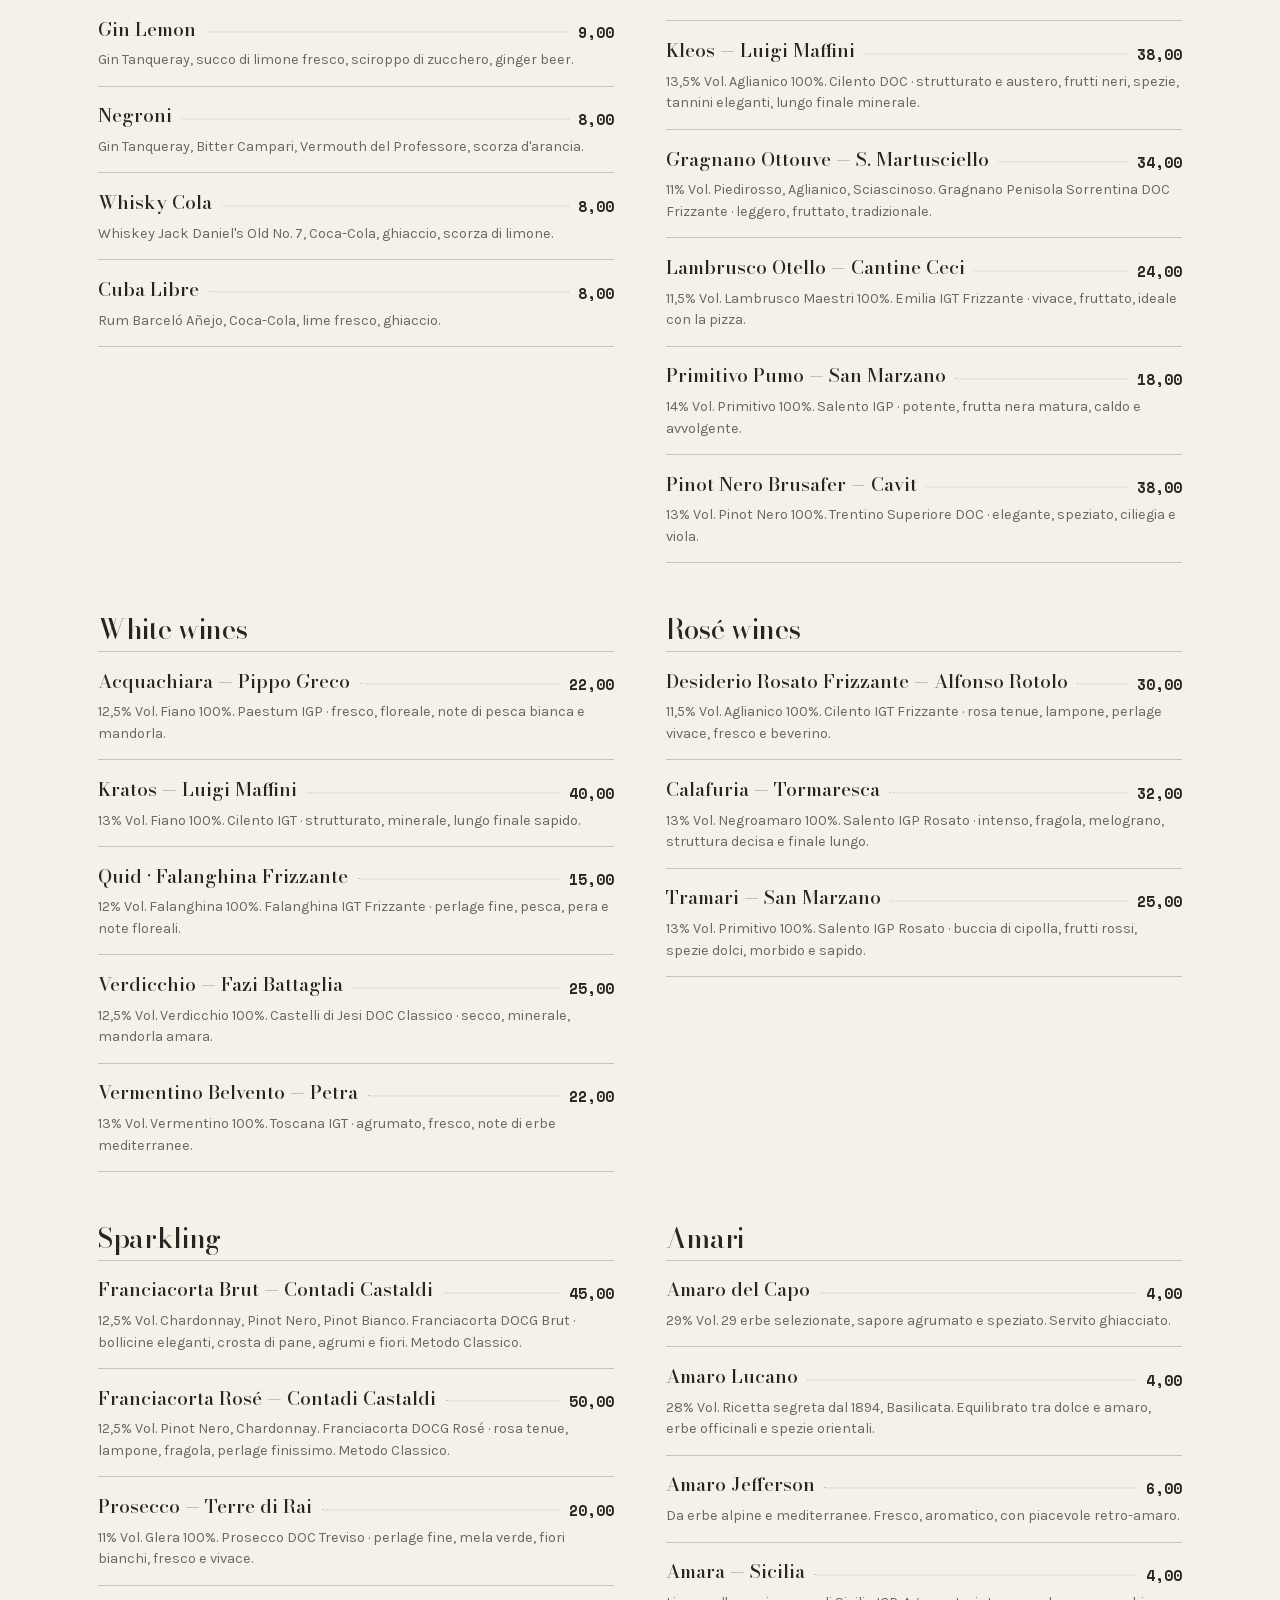
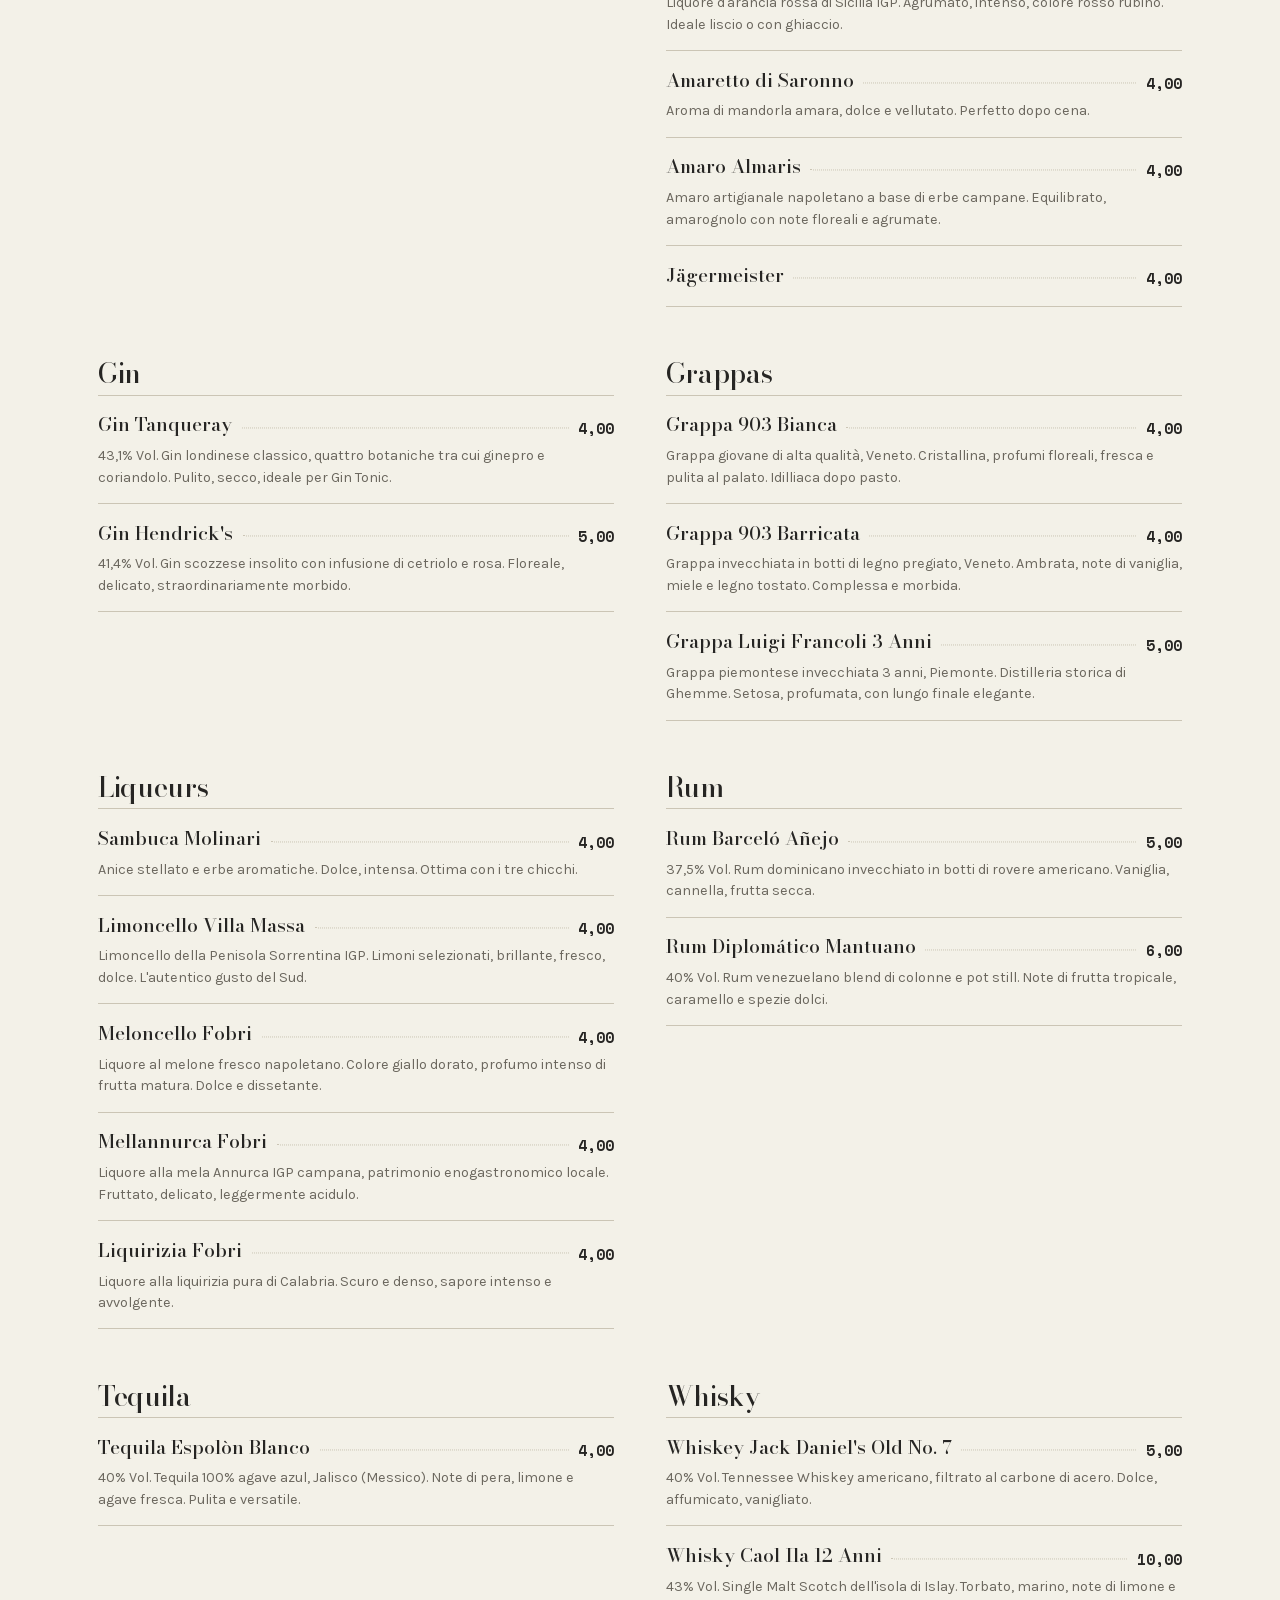
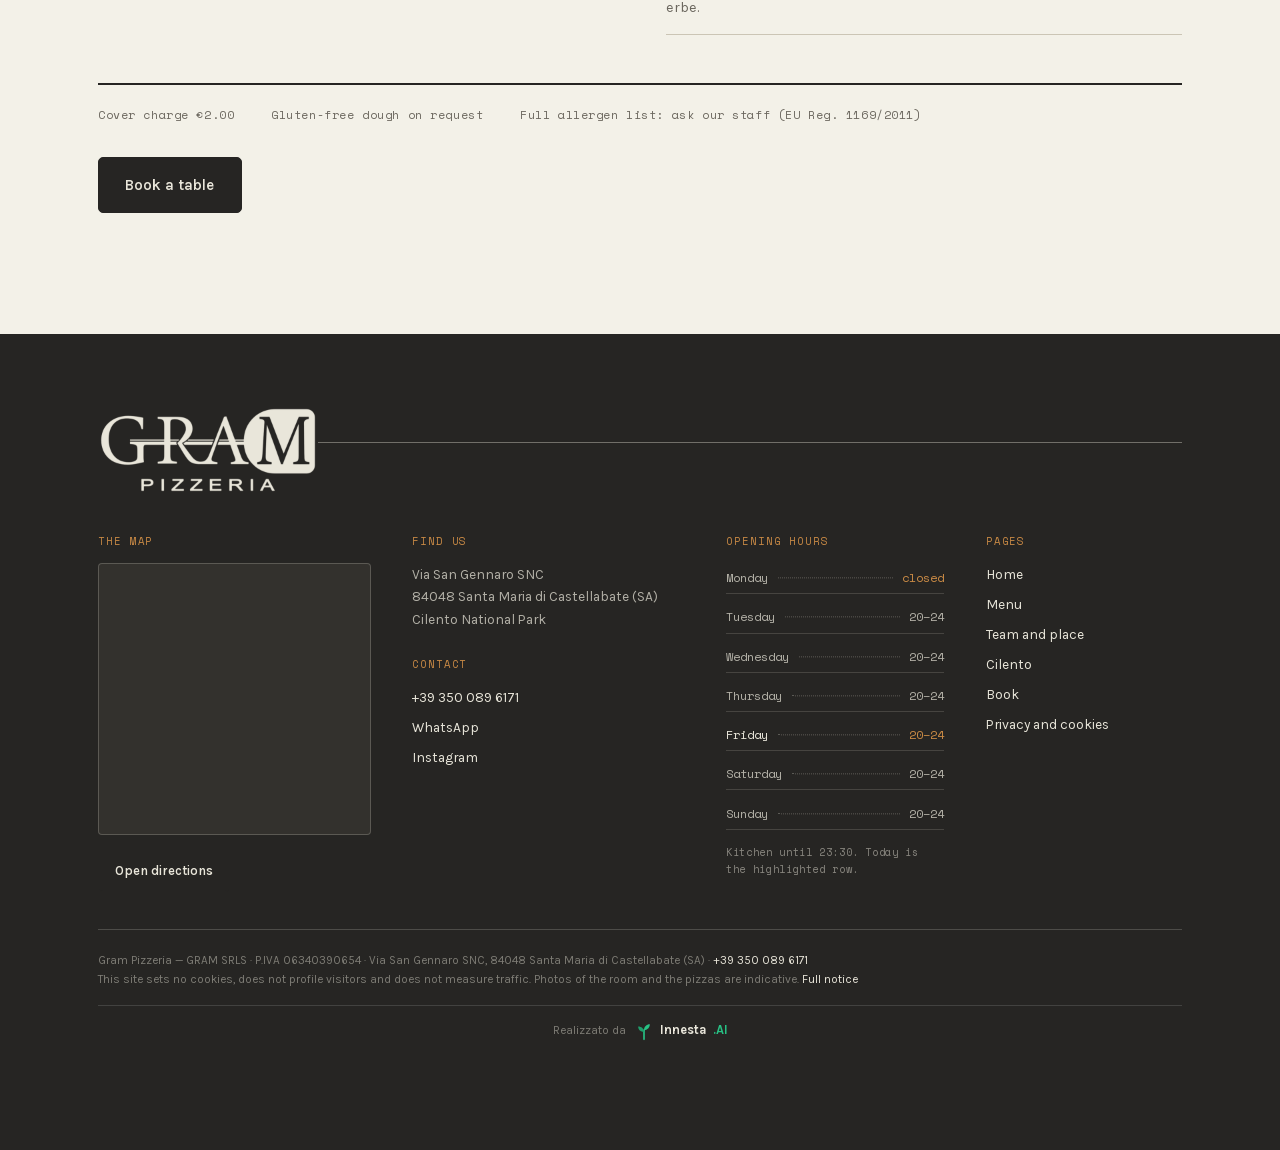
<file: menu.html>
<!DOCTYPE html>
<html lang="it">
<head>
<meta charset="utf-8">
<meta name="viewport" content="width=device-width, initial-scale=1, viewport-fit=cover">
<title>Menù e prezzi — Gram Pizzeria, Santa Maria di Castellabate</title>
<meta name="description" content="Il menù completo di Gram Pizzeria: dieci pizze da 6,50 a 13,50 euro, fritti, dolci e vini del Cilento, con gli allergeni indicati voce per voce.">
<meta name="theme-color" content="#262523">
<link rel="canonical" href="https://www.grampizzeria.it/menu.html">
<link rel="icon" href="/favicon.ico" sizes="32x32">
<link rel="icon" href="assets/favicon-32.png" type="image/png" sizes="32x32">
<link rel="apple-touch-icon" href="assets/apple-touch-icon.png">
<link rel="manifest" href="site.webmanifest">
<meta property="og:type" content="restaurant">
<meta property="og:site_name" content="Gram Pizzeria">
<meta property="og:title" content="Menù e prezzi — Gram Pizzeria, Santa Maria di Castellabate">
<meta property="og:description" content="Il menù completo di Gram Pizzeria: dieci pizze da 6,50 a 13,50 euro, fritti, dolci e vini del Cilento, con gli allergeni indicati voce per voce.">
<meta property="og:url" content="https://www.grampizzeria.it/menu.html">
<meta property="og:image" content="https://www.grampizzeria.it/assets/og.jpg">
<meta property="og:image:width" content="1200">
<meta property="og:image:height" content="630">
<meta property="og:locale" content="it_IT">
<meta property="og:locale:alternate" content="en_GB">
<meta property="og:locale:alternate" content="de_DE">
<meta name="twitter:card" content="summary_large_image">
<link rel="preload" href="assets/fonts/bodonimoda-normal-400-900-latin.woff2" as="font" type="font/woff2" crossorigin>
<link rel="preload" href="assets/fonts/bodonimoda-italic-400-700-latin.woff2" as="font" type="font/woff2" crossorigin>
<link rel="preload" href="assets/fonts/karla-normal-300-700-latin.woff2" as="font" type="font/woff2" crossorigin>
<link rel="stylesheet" href="assets/fonts.css">
<link rel="stylesheet" href="assets/styles.css">
<script type="application/ld+json">
{"@context":"https://schema.org","@type":"Restaurant","@id":"https://www.grampizzeria.it/#restaurant","name":"Gram Pizzeria","servesCuisine":["Pizza","Cucina cilentana","Cucina napoletana"],"priceRange":"€€","currenciesAccepted":"EUR","paymentAccepted":"Contanti, Carte di credito, Bancomat, Satispay","url":"https://www.grampizzeria.it/","telephone":"+393500896171","address":{"@type":"PostalAddress","streetAddress":"Via San Gennaro SNC","addressLocality":"Santa Maria di Castellabate","addressRegion":"SA","postalCode":"84048","addressCountry":"IT"},"geo":{"@type":"GeoCoordinates","latitude":40.2789,"longitude":14.9539},"sameAs":["https://www.instagram.com/grampizzeria"],"openingHoursSpecification":[{"@type":"OpeningHoursSpecification","dayOfWeek":["Tuesday","Wednesday","Thursday","Friday","Saturday","Sunday"],"opens":"20:00","closes":"00:00"}],"acceptsReservations":"https://wa.me/393500896171","potentialAction":{"@type":"ReserveAction","target":{"@type":"EntryPoint","urlTemplate":"https://wa.me/393500896171","actionPlatform":["http://schema.org/MobileWebPlatform"]},"result":{"@type":"FoodEstablishmentReservation","name":"Prenotazione tavolo"}},"amenityFeature":[{"@type":"LocationFeatureSpecification","name":"Dehors all'aperto","value":true},{"@type":"LocationFeatureSpecification","name":"Accessibile in sedia a rotelle","value":true},{"@type":"LocationFeatureSpecification","name":"Adatto ai bambini","value":true},{"@type":"LocationFeatureSpecification","name":"Opzioni senza glutine","value":true},{"@type":"LocationFeatureSpecification","name":"Posti al banco","value":true},{"@type":"LocationFeatureSpecification","name":"Asporto","value":true}],"hasMenu":{"@type":"Menu","name":"Menù Gram","inLanguage":"it","hasMenuSection":[{"@type":"MenuSection","name":"Fritti","hasMenuItem":[{"@type":"MenuItem","name":"Frittatina Classica","description":"bucatini, besciamella, macinato di chianina, parmigiano 24 mesi, provola","offers":{"@type":"Offer","price":"3.50","priceCurrency":"EUR"}},{"@type":"MenuItem","name":"Frittatina Cacio e Pepe","description":"bucatini, besciamella, parmigiano 24 mesi, pecorino, tartare di manzo, senape","offers":{"@type":"Offer","price":"5.00","priceCurrency":"EUR"}},{"@type":"MenuItem","name":"Crocchè","description":"patate pasta gialla, pecorino Romano, parmigiano 24 mesi, provola, pepe nero","offers":{"@type":"Offer","price":"3.00","priceCurrency":"EUR"}},{"@type":"MenuItem","name":"Patatine Fritte","offers":{"@type":"Offer","price":"4.00","priceCurrency":"EUR"}},{"@type":"MenuItem","name":"Patatine Dolci Fritte","description":"patate americane fritte","offers":{"@type":"Offer","price":"7.00","priceCurrency":"EUR"}}]},{"@type":"MenuSection","name":"Pizze classiche","hasMenuItem":[{"@type":"MenuItem","name":"Margherita","description":"pomodoro San Marzano, fiordilatte, parmigiano 24 mesi. In uscita: basilico, olio EVO","offers":{"@type":"Offer","price":"6.00","priceCurrency":"EUR"}},{"@type":"MenuItem","name":"Marinara","description":"pomodoro San Marzano, origano, aglio. In uscita: basilico, olio EVO","offers":{"@type":"Offer","price":"5.00","priceCurrency":"EUR"}},{"@type":"MenuItem","name":"Provola e Pepe","description":"pomodoro San Marzano, provola affumicata, parmigiano 24 mesi, pepe. In uscita: […]","offers":{"@type":"Offer","price":"7.00","priceCurrency":"EUR"}},{"@type":"MenuItem","name":"Bufalina","description":"pomodoro San Marzano, mozzarella di bufala, parmigiano 24 mesi. In uscita: basilico, olio […]","offers":{"@type":"Offer","price":"8.00","priceCurrency":"EUR"}},{"@type":"MenuItem","name":"Diavola","description":"pomodoro San Marzano, spianata piccante, fiordilatte, parmigiano 24 mesi. In uscita: basilico, olio […]","offers":{"@type":"Offer","price":"8.00","priceCurrency":"EUR"}},{"@type":"MenuItem","name":"4 Formaggi +1","description":"fiordilatte, pecorino Romano, Gorgonzola, provolone del monaco, parmigiano 24 mesi. In uscita: […]","offers":{"@type":"Offer","price":"11.00","priceCurrency":"EUR"}},{"@type":"MenuItem","name":"Italia Secondo Me","description":"pesto di rucola, fiordilatte, pomodorini semi dry. In uscita: prosciutto crudo, fonduta di […]","offers":{"@type":"Offer","price":"11.00","priceCurrency":"EUR"}},{"@type":"MenuItem","name":"Pomo d'Oro","description":"passata di datterino giallo, pomodorini gialli semi dry, bufala affumicata, parmigiano 24 mesi. In uscita: […]","offers":{"@type":"Offer","price":"10.00","priceCurrency":"EUR"}},{"@type":"MenuItem","name":"Broccoli e Salsiccia","description":"fiordilatte, broccoli, salsiccia, parmigiano 24 mesi. In uscita: basilico, olio EVO","offers":{"@type":"Offer","price":"8.00","priceCurrency":"EUR"}},{"@type":"MenuItem","name":"Capricciosa","description":"pomodoro San Marzano, fiordilatte, carciofi arrosto, prosciutto cotto, parmigiano 24 mesi. In uscita: […]","offers":{"@type":"Offer","price":"10.00","priceCurrency":"EUR"}},{"@type":"MenuItem","name":"Ciotta","description":"crema di funghi porcini, fiordilatte, guanciale, parmigiano 24 mesi. In uscita: polvere di […]","offers":{"@type":"Offer","price":"10.00","priceCurrency":"EUR"}},{"@type":"MenuItem","name":"Mielicious","description":"fiordilatte, fonduta di parmigiano 24 mesi, patate al forno. In uscita: carpaccio di black angus […]","offers":{"@type":"Offer","price":"13.00","priceCurrency":"EUR"}},{"@type":"MenuItem","name":"Parmigiana Bianca","description":"crema di melanzane, fiordilatte, prosciutto cotto arrosto, melanzane fritte. In uscita: fonduta […]","offers":{"@type":"Offer","price":"10.00","priceCurrency":"EUR"}},{"@type":"MenuItem","name":"Tonno e Cipolla","description":"crema di cipolla ramata, fiordilatte, trancetti di tonno, cipolla caramellata. In uscita: polvere di […]","offers":{"@type":"Offer","price":"11.00","priceCurrency":"EUR"}},{"@type":"MenuItem","name":"Ripieno Mortadella","description":"fiordilatte, parmigiano 24 mesi. In uscita: mortadella di Bologna IGP, crema di pistacchi di […]","offers":{"@type":"Offer","price":"12.00","priceCurrency":"EUR"}},{"@type":"MenuItem","name":"Patanè","description":"provola affumicata, salsiccia, patate al forno, fonduta di parmigiano 24 mesi. In uscita: basilico, olio […]","offers":{"@type":"Offer","price":"10.00","priceCurrency":"EUR"}},{"@type":"MenuItem","name":"Menaica","description":"passata di datterino giallo, alici di menaica. In uscita: basilico, stracciata di bufala, tarallo sbriciolato […]","offers":{"@type":"Offer","price":"13.00","priceCurrency":"EUR"}},{"@type":"MenuItem","name":"Americana","description":"fiordilatte, würstel artigianali, patate fritte. In uscita: olio EVO","offers":{"@type":"Offer","price":"9.00","priceCurrency":"EUR"}}]},{"@type":"MenuSection","name":"Pizze speciali","hasMenuItem":[{"@type":"MenuItem","name":"Giappoamericana","description":"crema di patate dolci, fiordilatte. In uscita: carpaccio di black angus affumicato, gel di salsa […]","offers":{"@type":"Offer","price":"14.00","priceCurrency":"EUR"}},{"@type":"MenuItem","name":"Pork&Potato","description":"crema di patate dolci, fiordilatte. In uscita: pancia di maiale a bassa temperatura, salsa BBQ alla […]","offers":{"@type":"Offer","price":"13.00","priceCurrency":"EUR"}},{"@type":"MenuItem","name":"Gambero Rosso","description":"fiordilatte, patate al forno. In uscita: pane tostato aromatizzato alle erbe, stracciata di bufala, […]","offers":{"@type":"Offer","price":"16.00","priceCurrency":"EUR"}},{"@type":"MenuItem","name":"Acquasale","description":"fiordilatte. In uscita: pane tostato aromatizzato alle erbe, trancetti di tonno, polvere di […]","offers":{"@type":"Offer","price":"13.00","priceCurrency":"EUR"}},{"@type":"MenuItem","name":"Nerano","description":"crema di zucchine, fiordilatte, fiori di zucca. In uscita: provolone del monaco, lamelle di zucchine. Aggiunta tartare di gambero rosso €5,00","offers":{"@type":"Offer","price":"11.00","priceCurrency":"EUR"}},{"@type":"MenuItem","name":"Anormale","description":"crema di melanzane, fiordilatte, melanzane fritte. In uscita: pesto di basilico, pomodorini […]","offers":{"@type":"Offer","price":"11.00","priceCurrency":"EUR"}}]},{"@type":"MenuSection","name":"Pizze fritte e ripassate","hasMenuItem":[{"@type":"MenuItem","name":"Sempre Domenica","description":"pizza fritta e ripassata al forno, antico pomodoro di Napoli cotto lentamente, polpettine di chianina […]","offers":{"@type":"Offer","price":"13.00","priceCurrency":"EUR"}},{"@type":"MenuItem","name":"Marinara Atomica","description":"pizza fritta e ripassata al forno, crema di datterino arrosto, origano, alici di menaica. In uscita: […]","offers":{"@type":"Offer","price":"12.00","priceCurrency":"EUR"}}]},{"@type":"MenuSection","name":"Padellini","hasMenuItem":[{"@type":"MenuItem","name":"Black Angus","description":"padellino. In uscita: carpaccio di black angus affumicato, stracciata di bufala, fonduta di […]","offers":{"@type":"Offer","price":"12.00","priceCurrency":"EUR"}},{"@type":"MenuItem","name":"Volevo Essere un Gyoza","description":"padellino, verza spadellata, crema di cipolla ramata. In uscita: pancia di maiale a bassa […]","offers":{"@type":"Offer","price":"14.00","priceCurrency":"EUR"}}]},{"@type":"MenuSection","name":"Dolci","hasMenuItem":[{"@type":"MenuItem","name":"Frutta Realistica","offers":{"@type":"Offer","price":"12.00","priceCurrency":"EUR"}},{"@type":"MenuItem","name":"Nonna 2.0","description":"Crumble al burro, cake e crema pasticcera al limone, mousse alla vaniglia e panna fresca, glassa dorata.","offers":{"@type":"Offer","price":"6.00","priceCurrency":"EUR"}},{"@type":"MenuItem","name":"Tiramisù","offers":{"@type":"Offer","price":"6.00","priceCurrency":"EUR"}},{"@type":"MenuItem","name":"Nutellino","description":"Trancio di padellino con nutella. In uscita: panna.","offers":{"@type":"Offer","price":"3.00","priceCurrency":"EUR"}}]},{"@type":"MenuSection","name":"Acqua","hasMenuItem":[{"@type":"MenuItem","name":"Acqua Panna Naturale","description":"1L · Fonte Panna, Appennino Toscano. Minerale naturale oligominerale, leggerissima al palato.","offers":{"@type":"Offer","price":"3.00","priceCurrency":"EUR"}},{"@type":"MenuItem","name":"Acqua San Pellegrino Frizzante","description":"1L · Fonte San Pellegrino, Alpi Bergamasche. Effervescente naturale, bollicine fini e persistenti.","offers":{"@type":"Offer","price":"3.00","priceCurrency":"EUR"}}]},{"@type":"MenuSection","name":"Analcolici","hasMenuItem":[{"@type":"MenuItem","name":"Fanta","offers":{"@type":"Offer","price":"3.00","priceCurrency":"EUR"}},{"@type":"MenuItem","name":"Coca Cola","offers":{"@type":"Offer","price":"3.00","priceCurrency":"EUR"}}]},{"@type":"MenuSection","name":"Birre alla spina","hasMenuItem":[{"@type":"MenuItem","name":"Peroni Nastro Azzurro","description":"0,2 lt bicchiere · 5,1% Vol. Lager italiana premium, bilanciata e dissetante.","offers":{"@type":"Offer","price":"3.50","priceCurrency":"EUR"}},{"@type":"MenuItem","name":"Grolsch","description":"0,3 lt bicchiere · 5% Vol. Premium Lager olandese, morbida con finale secco.","offers":{"@type":"Offer","price":"5.00","priceCurrency":"EUR"}},{"@type":"MenuItem","name":"Saint Benoît Ambre","description":"0,3 lt bicchiere · 6,5% Vol. Birra d'abbazia belga ambrata, note di caramello e spezie.","offers":{"@type":"Offer","price":"5.00","priceCurrency":"EUR"}}]},{"@type":"MenuSection","name":"Birre in bottiglia","hasMenuItem":[{"@type":"MenuItem","name":"Flea — Federico II Extra IPA","description":"33cl · 6,6% Vol. Birrificio Flea, Gualdo Tadino (PG). IPA 100% malto d'orzo, dry hopping. Schiuma compatta, amaro luppolato, agrumato.","offers":{"@type":"Offer","price":"5.00","priceCurrency":"EUR"}},{"@type":"MenuItem","name":"Flea — Anaïs Smoked","description":"33cl · 6,4% Vol. Birrificio Flea, Gualdo Tadino (PG). Smoked Beer puro malto, affumicata, rifermentata in bottiglia. Carattere deciso e raro.","offers":{"@type":"Offer","price":"5.00","priceCurrency":"EUR"}},{"@type":"MenuItem","name":"Flea Imperial Red Ale","offers":{"@type":"Offer","price":"5.00","priceCurrency":"EUR"}},{"@type":"MenuItem","name":"Kbirr Helles","description":"5,2% Vol. Pulita, maltata, color oro. Note di cereali e sottile sentore floreale, delicata ma con personalità, finale morbido.","offers":{"@type":"Offer","price":"5.00","priceCurrency":"EUR"}},{"@type":"MenuItem","name":"Kbirr Strong Lager","description":"7,5% Vol. Sentori di pane e miele su note floreali ed erbacee, sottile vena alcolica riscaldante.","offers":{"@type":"Offer","price":"5.00","priceCurrency":"EUR"}},{"@type":"MenuItem","name":"Kbirr Indian Pale","description":"5,6% Vol. Malti inglesi e luppoli americani, color dorato, profumo agrumato di pompelmo e mandarino, frutti tropicali. Finale secco e lungo.","offers":{"@type":"Offer","price":"5.00","priceCurrency":"EUR"}},{"@type":"MenuItem","name":"Kbirr Pulcinhell","description":"5,2% Vol. Bouquet erbaceo, frutta esotica e lime. Corpo lieve, fresca e beverina, componente luppolata.","offers":{"@type":"Offer","price":"5.00","priceCurrency":"EUR"}}]},{"@type":"MenuSection","name":"Cocktail","hasMenuItem":[{"@type":"MenuItem","name":"Gin Tonic","description":"Gin Tanqueray, acqua tonica premium, lime fresco, bacche di ginepro.","offers":{"@type":"Offer","price":"9.00","priceCurrency":"EUR"}},{"@type":"MenuItem","name":"Gin Lemon","description":"Gin Tanqueray, succo di limone fresco, sciroppo di zucchero, ginger beer.","offers":{"@type":"Offer","price":"9.00","priceCurrency":"EUR"}},{"@type":"MenuItem","name":"Negroni","description":"Gin Tanqueray, Bitter Campari, Vermouth del Professore, scorza d'arancia.","offers":{"@type":"Offer","price":"8.00","priceCurrency":"EUR"}},{"@type":"MenuItem","name":"Whisky Cola","description":"Whiskey Jack Daniel's Old No. 7, Coca-Cola, ghiaccio, scorza di limone.","offers":{"@type":"Offer","price":"8.00","priceCurrency":"EUR"}},{"@type":"MenuItem","name":"Cuba Libre","description":"Rum Barceló Añejo, Coca-Cola, lime fresco, ghiaccio.","offers":{"@type":"Offer","price":"8.00","priceCurrency":"EUR"}}]},{"@type":"MenuSection","name":"Vini rossi","hasMenuItem":[{"@type":"MenuItem","name":"Acquaviva — Pippo Greco","description":"13,5% Vol. Aglianico 80%, Merlot 20%. Paestum IGP · corpo medio, frutti rossi, tannini morbidi.","offers":{"@type":"Offer","price":"22.00","priceCurrency":"EUR"}},{"@type":"MenuItem","name":"Kleos — Luigi Maffini","description":"13,5% Vol. Aglianico 100%. Cilento DOC · strutturato e austero, frutti neri, spezie, tannini eleganti, lungo finale minerale.","offers":{"@type":"Offer","price":"38.00","priceCurrency":"EUR"}},{"@type":"MenuItem","name":"Gragnano Ottouve — S. Martusciello","description":"11% Vol. Piedirosso, Aglianico, Sciascinoso. Gragnano Penisola Sorrentina DOC Frizzante · leggero, fruttato, tradizionale.","offers":{"@type":"Offer","price":"34.00","priceCurrency":"EUR"}},{"@type":"MenuItem","name":"Lambrusco Otello — Cantine Ceci","description":"11,5% Vol. Lambrusco Maestri 100%. Emilia IGT Frizzante · vivace, fruttato, ideale con la pizza.","offers":{"@type":"Offer","price":"24.00","priceCurrency":"EUR"}},{"@type":"MenuItem","name":"Primitivo Pumo — San Marzano","description":"14% Vol. Primitivo 100%. Salento IGP · potente, frutta nera matura, caldo e avvolgente.","offers":{"@type":"Offer","price":"18.00","priceCurrency":"EUR"}},{"@type":"MenuItem","name":"Pinot Nero Brusafer — Cavit","description":"13% Vol. Pinot Nero 100%. Trentino Superiore DOC · elegante, speziato, ciliegia e viola.","offers":{"@type":"Offer","price":"38.00","priceCurrency":"EUR"}}]},{"@type":"MenuSection","name":"Vini bianchi","hasMenuItem":[{"@type":"MenuItem","name":"Acquachiara — Pippo Greco","description":"12,5% Vol. Fiano 100%. Paestum IGP · fresco, floreale, note di pesca bianca e mandorla.","offers":{"@type":"Offer","price":"22.00","priceCurrency":"EUR"}},{"@type":"MenuItem","name":"Kratos — Luigi Maffini","description":"13% Vol. Fiano 100%. Cilento IGT · strutturato, minerale, lungo finale sapido.","offers":{"@type":"Offer","price":"40.00","priceCurrency":"EUR"}},{"@type":"MenuItem","name":"Quid · Falanghina Frizzante","description":"12% Vol. Falanghina 100%. Falanghina IGT Frizzante · perlage fine, pesca, pera e note floreali.","offers":{"@type":"Offer","price":"15.00","priceCurrency":"EUR"}},{"@type":"MenuItem","name":"Verdicchio — Fazi Battaglia","description":"12,5% Vol. Verdicchio 100%. Castelli di Jesi DOC Classico · secco, minerale, mandorla amara.","offers":{"@type":"Offer","price":"25.00","priceCurrency":"EUR"}},{"@type":"MenuItem","name":"Vermentino Belvento — Petra","description":"13% Vol. Vermentino 100%. Toscana IGT · agrumato, fresco, note di erbe mediterranee.","offers":{"@type":"Offer","price":"22.00","priceCurrency":"EUR"}}]},{"@type":"MenuSection","name":"Vini rosati","hasMenuItem":[{"@type":"MenuItem","name":"Desiderio Rosato Frizzante — Alfonso Rotolo","description":"11,5% Vol. Aglianico 100%. Cilento IGT Frizzante · rosa tenue, lampone, perlage vivace, fresco e beverino.","offers":{"@type":"Offer","price":"30.00","priceCurrency":"EUR"}},{"@type":"MenuItem","name":"Calafuria — Tormaresca","description":"13% Vol. Negroamaro 100%. Salento IGP Rosato · intenso, fragola, melograno, struttura decisa e finale lungo.","offers":{"@type":"Offer","price":"32.00","priceCurrency":"EUR"}},{"@type":"MenuItem","name":"Tramari — San Marzano","description":"13% Vol. Primitivo 100%. Salento IGP Rosato · buccia di cipolla, frutti rossi, spezie dolci, morbido e sapido.","offers":{"@type":"Offer","price":"25.00","priceCurrency":"EUR"}}]},{"@type":"MenuSection","name":"Bollicine","hasMenuItem":[{"@type":"MenuItem","name":"Franciacorta Brut — Contadi Castaldi","description":"12,5% Vol. Chardonnay, Pinot Nero, Pinot Bianco. Franciacorta DOCG Brut · bollicine eleganti, crosta di pane, agrumi e fiori. Metodo Classico.","offers":{"@type":"Offer","price":"45.00","priceCurrency":"EUR"}},{"@type":"MenuItem","name":"Franciacorta Rosé — Contadi Castaldi","description":"12,5% Vol. Pinot Nero, Chardonnay. Franciacorta DOCG Rosé · rosa tenue, lampone, fragola, perlage finissimo. Metodo Classico.","offers":{"@type":"Offer","price":"50.00","priceCurrency":"EUR"}},{"@type":"MenuItem","name":"Prosecco — Terre di Rai","description":"11% Vol. Glera 100%. Prosecco DOC Treviso · perlage fine, mela verde, fiori bianchi, fresco e vivace.","offers":{"@type":"Offer","price":"20.00","priceCurrency":"EUR"}}]},{"@type":"MenuSection","name":"Amari","hasMenuItem":[{"@type":"MenuItem","name":"Amaro del Capo","description":"29% Vol. 29 erbe selezionate, sapore agrumato e speziato. Servito ghiacciato.","offers":{"@type":"Offer","price":"4.00","priceCurrency":"EUR"}},{"@type":"MenuItem","name":"Amaro Lucano","description":"28% Vol. Ricetta segreta dal 1894, Basilicata. Equilibrato tra dolce e amaro, erbe officinali e spezie orientali.","offers":{"@type":"Offer","price":"4.00","priceCurrency":"EUR"}},{"@type":"MenuItem","name":"Amaro Jefferson","description":"Da erbe alpine e mediterranee. Fresco, aromatico, con piacevole retro-amaro.","offers":{"@type":"Offer","price":"6.00","priceCurrency":"EUR"}},{"@type":"MenuItem","name":"Amara — Sicilia","description":"Liquore d'arancia rossa di Sicilia IGP. Agrumato, intenso, colore rosso rubino. Ideale liscio o con ghiaccio.","offers":{"@type":"Offer","price":"4.00","priceCurrency":"EUR"}},{"@type":"MenuItem","name":"Amaretto di Saronno","description":"Aroma di mandorla amara, dolce e vellutato. Perfetto dopo cena.","offers":{"@type":"Offer","price":"4.00","priceCurrency":"EUR"}},{"@type":"MenuItem","name":"Amaro Almaris","description":"Amaro artigianale napoletano a base di erbe campane. Equilibrato, amarognolo con note floreali e agrumate.","offers":{"@type":"Offer","price":"4.00","priceCurrency":"EUR"}},{"@type":"MenuItem","name":"Jägermeister","offers":{"@type":"Offer","price":"4.00","priceCurrency":"EUR"}}]},{"@type":"MenuSection","name":"Gin","hasMenuItem":[{"@type":"MenuItem","name":"Gin Tanqueray","description":"43,1% Vol. Gin londinese classico, quattro botaniche tra cui ginepro e coriandolo. Pulito, secco, ideale per Gin Tonic.","offers":{"@type":"Offer","price":"4.00","priceCurrency":"EUR"}},{"@type":"MenuItem","name":"Gin Hendrick's","description":"41,4% Vol. Gin scozzese insolito con infusione di cetriolo e rosa. Floreale, delicato, straordinariamente morbido.","offers":{"@type":"Offer","price":"5.00","priceCurrency":"EUR"}}]},{"@type":"MenuSection","name":"Grappe","hasMenuItem":[{"@type":"MenuItem","name":"Grappa 903 Bianca","description":"Grappa giovane di alta qualità, Veneto. Cristallina, profumi floreali, fresca e pulita al palato. Idilliaca dopo pasto.","offers":{"@type":"Offer","price":"4.00","priceCurrency":"EUR"}},{"@type":"MenuItem","name":"Grappa 903 Barricata","description":"Grappa invecchiata in botti di legno pregiato, Veneto. Ambrata, note di vaniglia, miele e legno tostato. Complessa e morbida.","offers":{"@type":"Offer","price":"4.00","priceCurrency":"EUR"}},{"@type":"MenuItem","name":"Grappa Luigi Francoli 3 Anni","description":"Grappa piemontese invecchiata 3 anni, Piemonte. Distilleria storica di Ghemme. Setosa, profumata, con lungo finale elegante.","offers":{"@type":"Offer","price":"5.00","priceCurrency":"EUR"}}]},{"@type":"MenuSection","name":"Liquori","hasMenuItem":[{"@type":"MenuItem","name":"Sambuca Molinari","description":"Anice stellato e erbe aromatiche. Dolce, intensa. Ottima con i tre chicchi.","offers":{"@type":"Offer","price":"4.00","priceCurrency":"EUR"}},{"@type":"MenuItem","name":"Limoncello Villa Massa","description":"Limoncello della Penisola Sorrentina IGP. Limoni selezionati, brillante, fresco, dolce. L'autentico gusto del Sud.","offers":{"@type":"Offer","price":"4.00","priceCurrency":"EUR"}},{"@type":"MenuItem","name":"Meloncello Fobri","description":"Liquore al melone fresco napoletano. Colore giallo dorato, profumo intenso di frutta matura. Dolce e dissetante.","offers":{"@type":"Offer","price":"4.00","priceCurrency":"EUR"}},{"@type":"MenuItem","name":"Mellannurca Fobri","description":"Liquore alla mela Annurca IGP campana, patrimonio enogastronomico locale. Fruttato, delicato, leggermente acidulo.","offers":{"@type":"Offer","price":"4.00","priceCurrency":"EUR"}},{"@type":"MenuItem","name":"Liquirizia Fobri","description":"Liquore alla liquirizia pura di Calabria. Scuro e denso, sapore intenso e avvolgente.","offers":{"@type":"Offer","price":"4.00","priceCurrency":"EUR"}}]},{"@type":"MenuSection","name":"Rum","hasMenuItem":[{"@type":"MenuItem","name":"Rum Barceló Añejo","description":"37,5% Vol. Rum dominicano invecchiato in botti di rovere americano. Vaniglia, cannella, frutta secca.","offers":{"@type":"Offer","price":"5.00","priceCurrency":"EUR"}},{"@type":"MenuItem","name":"Rum Diplomático Mantuano","description":"40% Vol. Rum venezuelano blend di colonne e pot still. Note di frutta tropicale, caramello e spezie dolci.","offers":{"@type":"Offer","price":"6.00","priceCurrency":"EUR"}}]},{"@type":"MenuSection","name":"Tequila","hasMenuItem":[{"@type":"MenuItem","name":"Tequila Espolòn Blanco","description":"40% Vol. Tequila 100% agave azul, Jalisco (Messico). Note di pera, limone e agave fresca. Pulita e versatile.","offers":{"@type":"Offer","price":"4.00","priceCurrency":"EUR"}}]},{"@type":"MenuSection","name":"Whisky","hasMenuItem":[{"@type":"MenuItem","name":"Whiskey Jack Daniel's Old No. 7","description":"40% Vol. Tennessee Whiskey americano, filtrato al carbone di acero. Dolce, affumicato, vanigliato.","offers":{"@type":"Offer","price":"5.00","priceCurrency":"EUR"}},{"@type":"MenuItem","name":"Whisky Caol Ila 12 Anni","description":"43% Vol. Single Malt Scotch dell'isola di Islay. Torbato, marino, note di limone e erbe.","offers":{"@type":"Offer","price":"10.00","priceCurrency":"EUR"}}]}]}}
</script>
<script type="application/ld+json">
{"@context":"https://schema.org","@type":"BreadcrumbList","itemListElement":[{"@type":"ListItem","position":1,"name":"Home","item":"https://www.grampizzeria.it/"},{"@type":"ListItem","position":2,"name":"Menù","item":"https://www.grampizzeria.it/menu.html"}]}
</script>
<style>.gram-hydrating [data-content]{opacity:0}[data-content]{transition:opacity .28s ease}</style>
<script>document.documentElement.classList.add('gram-hydrating');setTimeout(function(){document.documentElement.classList.remove('gram-hydrating')},1500)</script>
</head>
<body data-page="menu">
<a class="skip" href="#main" data-i18n data-it="Vai al contenuto" data-en="Skip to content" data-de="Zum Inhalt springen">Vai al contenuto</a>
<header class="top">
  <div class="bar">
    <a href="index.html" aria-label="Gram Pizzeria — home"><span class="logo"></span></a>
    <button class="burger" id="burger" aria-expanded="false" aria-controls="nav">Menu</button>
    <nav class="nav" id="nav" aria-label="Principale">
      <p class="nav-lab" data-i18n data-it="Pagine" data-en="Pages" data-de="Seiten">Pagine</p>
      <a href="index.html" data-nav="home" data-i18n data-it="Home" data-en="Home" data-de="Start">Home</a>
      <a href="menu.html" data-nav="menu" data-i18n data-it="Menù" data-en="Menu" data-de="Karte">Menù</a>
      <a href="noi.html" data-nav="noi" data-i18n data-it="Noi" data-en="Us" data-de="Wir">Noi</a>
      <a href="cilento.html" data-nav="cilento">Cilento</a>
      <a href="prenota.html" data-nav="prenota" data-i18n data-it="Prenota" data-en="Book" data-de="Reservieren">Prenota</a>
      <div class="nav-foot">
        <a href="tel:+393500896171" data-content="telefono">+39 350 089 6171</a>
        <a href="https://wa.me/393500896171" target="_blank" rel="noopener">WhatsApp</a>
        <a href="https://www.instagram.com/grampizzeria" target="_blank" rel="noopener">Instagram</a>
      </div>
    </nav>
    <div class="langs" role="group" aria-label="Lingua">
      <button type="button" data-lang="it" aria-pressed="true">IT</button>
      <button type="button" data-lang="en" aria-pressed="false">EN</button>
      <button type="button" data-lang="de" aria-pressed="false">DE</button>
    </div>
  </div>
</header>
<div class="scrim" id="scrim" aria-hidden="true"></div>
<main id="main">
<div class="block">
    <div class="wrap">
      <div class="head">
        <p class="eyebrow" data-content="menu.occhiello" data-i18n data-it="Il menù" data-en="The menu" data-de="Die Karte">Il menù</p>
        <h2 data-content="menu.titolo" data-i18n data-it="Dieci pizze, non trenta." data-en="Ten pizzas, not thirty." data-de="Zehn Pizzen, nicht dreißig.">Dieci pizze, non trenta.</h2>
        <p class="lede" data-i18n
           data-it="Una carta corta è una scelta di qualità, non di risparmio: meno referenze significa merce che gira in due giorni e un banco che non sbaglia nelle sere piene. Quello che cambia di settimana in settimana è scritto sulla lavagna."
           data-en="A short list is a quality decision, not a cost-cutting one: fewer items means produce that turns over in two days and a counter that does not slip on a full night. What changes week to week is on the blackboard."
           data-de="Eine kurze Karte ist eine Qualitätsentscheidung: weniger Artikel bedeutet Ware, die in zwei Tagen umgeschlagen wird. Was wöchentlich wechselt, steht auf der Tafel.">Una carta corta è una scelta di qualità, non di risparmio: meno referenze significa merce che gira in due giorni e un banco che non sbaglia nelle sere piene. Quello che cambia di settimana in settimana è scritto sulla lavagna.</p>
      </div>

      <div class="menu-groups">
        <div class="group reveal">
          <h3 data-i18n data-it="Fritti" data-en="Fried" data-de="Frittiertes">Fritti</h3>
          <div class="item"><div class="line"><span class="name">Frittatina Classica</span><span class="dots"></span><span class="price">3,50</span></div>
            <p class="desc" data-i18n data-it="bucatini, besciamella, macinato di chianina, parmigiano 24 mesi, provola">bucatini, besciamella, macinato di chianina, parmigiano 24 mesi, provola</p></div>
          <div class="item"><div class="line"><span class="name">Frittatina Cacio e Pepe</span><span class="dots"></span><span class="price">5,00</span></div>
            <p class="desc" data-i18n data-it="bucatini, besciamella, parmigiano 24 mesi, pecorino, tartare di manzo, senape">bucatini, besciamella, parmigiano 24 mesi, pecorino, tartare di manzo, senape</p></div>
          <div class="item"><div class="line"><span class="name">Crocchè</span><span class="dots"></span><span class="price">3,00</span></div>
            <p class="desc" data-i18n data-it="patate pasta gialla, pecorino Romano, parmigiano 24 mesi, provola, pepe nero">patate pasta gialla, pecorino Romano, parmigiano 24 mesi, provola, pepe nero</p></div>
          <div class="item"><div class="line"><span class="name">Patatine Fritte</span><span class="dots"></span><span class="price">4,00</span></div></div>
          <div class="item"><div class="line"><span class="name">Patatine Dolci Fritte</span><span class="dots"></span><span class="price">7,00</span></div>
            <p class="desc" data-i18n data-it="patate americane fritte">patate americane fritte</p></div>
        </div>

        <div class="group reveal">
          <h3 data-i18n data-it="Pizze classiche" data-en="Classic pizzas" data-de="Klassische Pizzen">Pizze classiche</h3>
          <div class="item"><div class="line"><span class="name">Margherita</span><span class="dots"></span><span class="price">6,00</span></div>
            <p class="desc" data-i18n data-it="pomodoro San Marzano, fiordilatte, parmigiano 24 mesi. In uscita: basilico, olio EVO">pomodoro San Marzano, fiordilatte, parmigiano 24 mesi. In uscita: basilico, olio EVO</p></div>
          <div class="item"><div class="line"><span class="name">Marinara</span><span class="dots"></span><span class="price">5,00</span></div>
            <p class="desc" data-i18n data-it="pomodoro San Marzano, origano, aglio. In uscita: basilico, olio EVO">pomodoro San Marzano, origano, aglio. In uscita: basilico, olio EVO</p></div>
          <div class="item"><div class="line"><span class="name">Provola e Pepe</span><span class="dots"></span><span class="price">7,00</span></div>
            <p class="desc" data-i18n data-it="pomodoro San Marzano, provola affumicata, parmigiano 24 mesi, pepe. In uscita: […]">pomodoro San Marzano, provola affumicata, parmigiano 24 mesi, pepe. In uscita: […]</p></div>
          <div class="item"><div class="line"><span class="name">Bufalina</span><span class="dots"></span><span class="price">8,00</span></div>
            <p class="desc" data-i18n data-it="pomodoro San Marzano, mozzarella di bufala, parmigiano 24 mesi. In uscita: basilico, olio […]">pomodoro San Marzano, mozzarella di bufala, parmigiano 24 mesi. In uscita: basilico, olio […]</p></div>
          <div class="item"><div class="line"><span class="name">Diavola</span><span class="dots"></span><span class="price">8,00</span></div>
            <p class="desc" data-i18n data-it="pomodoro San Marzano, spianata piccante, fiordilatte, parmigiano 24 mesi. In uscita: basilico, olio […]">pomodoro San Marzano, spianata piccante, fiordilatte, parmigiano 24 mesi. In uscita: basilico, olio […]</p></div>
          <div class="item"><div class="line"><span class="name">4 Formaggi +1</span><span class="dots"></span><span class="price">11,00</span></div>
            <p class="desc" data-i18n data-it="fiordilatte, pecorino Romano, Gorgonzola, provolone del monaco, parmigiano 24 mesi. In uscita: […]">fiordilatte, pecorino Romano, Gorgonzola, provolone del monaco, parmigiano 24 mesi. In uscita: […]</p></div>
          <div class="item"><div class="line"><span class="name">Italia Secondo Me</span><span class="dots"></span><span class="price">11,00</span></div>
            <p class="desc" data-i18n data-it="pesto di rucola, fiordilatte, pomodorini semi dry. In uscita: prosciutto crudo, fonduta di […]">pesto di rucola, fiordilatte, pomodorini semi dry. In uscita: prosciutto crudo, fonduta di […]</p></div>
          <div class="item"><div class="line"><span class="name">Pomo d&#x27;Oro</span><span class="dots"></span><span class="price">10,00</span></div>
            <p class="desc" data-i18n data-it="passata di datterino giallo, pomodorini gialli semi dry, bufala affumicata, parmigiano 24 mesi. In uscita: […]">passata di datterino giallo, pomodorini gialli semi dry, bufala affumicata, parmigiano 24 mesi. In uscita: […]</p></div>
          <div class="item"><div class="line"><span class="name">Broccoli e Salsiccia</span><span class="dots"></span><span class="price">8,00</span></div>
            <p class="desc" data-i18n data-it="fiordilatte, broccoli, salsiccia, parmigiano 24 mesi. In uscita: basilico, olio EVO">fiordilatte, broccoli, salsiccia, parmigiano 24 mesi. In uscita: basilico, olio EVO</p></div>
          <div class="item"><div class="line"><span class="name">Capricciosa</span><span class="dots"></span><span class="price">10,00</span></div>
            <p class="desc" data-i18n data-it="pomodoro San Marzano, fiordilatte, carciofi arrosto, prosciutto cotto, parmigiano 24 mesi. In uscita: […]">pomodoro San Marzano, fiordilatte, carciofi arrosto, prosciutto cotto, parmigiano 24 mesi. In uscita: […]</p></div>
          <div class="item"><div class="line"><span class="name">Ciotta</span><span class="dots"></span><span class="price">10,00</span></div>
            <p class="desc" data-i18n data-it="crema di funghi porcini, fiordilatte, guanciale, parmigiano 24 mesi. In uscita: polvere di […]">crema di funghi porcini, fiordilatte, guanciale, parmigiano 24 mesi. In uscita: polvere di […]</p></div>
          <div class="item"><div class="line"><span class="name">Mielicious</span><span class="dots"></span><span class="price">13,00</span></div>
            <p class="desc" data-i18n data-it="fiordilatte, fonduta di parmigiano 24 mesi, patate al forno. In uscita: carpaccio di black angus […]">fiordilatte, fonduta di parmigiano 24 mesi, patate al forno. In uscita: carpaccio di black angus […]</p></div>
          <div class="item"><div class="line"><span class="name">Parmigiana Bianca</span><span class="dots"></span><span class="price">10,00</span></div>
            <p class="desc" data-i18n data-it="crema di melanzane, fiordilatte, prosciutto cotto arrosto, melanzane fritte. In uscita: fonduta […]">crema di melanzane, fiordilatte, prosciutto cotto arrosto, melanzane fritte. In uscita: fonduta […]</p></div>
          <div class="item"><div class="line"><span class="name">Tonno e Cipolla</span><span class="dots"></span><span class="price">11,00</span></div>
            <p class="desc" data-i18n data-it="crema di cipolla ramata, fiordilatte, trancetti di tonno, cipolla caramellata. In uscita: polvere di […]">crema di cipolla ramata, fiordilatte, trancetti di tonno, cipolla caramellata. In uscita: polvere di […]</p></div>
          <div class="item"><div class="line"><span class="name">Ripieno Mortadella</span><span class="dots"></span><span class="price">12,00</span></div>
            <p class="desc" data-i18n data-it="fiordilatte, parmigiano 24 mesi. In uscita: mortadella di Bologna IGP, crema di pistacchi di […]">fiordilatte, parmigiano 24 mesi. In uscita: mortadella di Bologna IGP, crema di pistacchi di […]</p></div>
          <div class="item"><div class="line"><span class="name">Patanè</span><span class="dots"></span><span class="price">10,00</span></div>
            <p class="desc" data-i18n data-it="provola affumicata, salsiccia, patate al forno, fonduta di parmigiano 24 mesi. In uscita: basilico, olio […]">provola affumicata, salsiccia, patate al forno, fonduta di parmigiano 24 mesi. In uscita: basilico, olio […]</p></div>
          <div class="item"><div class="line"><span class="name">Menaica</span><span class="dots"></span><span class="price">13,00</span></div>
            <p class="desc" data-i18n data-it="passata di datterino giallo, alici di menaica. In uscita: basilico, stracciata di bufala, tarallo sbriciolato […]">passata di datterino giallo, alici di menaica. In uscita: basilico, stracciata di bufala, tarallo sbriciolato […]</p></div>
          <div class="item"><div class="line"><span class="name">Americana</span><span class="dots"></span><span class="price">9,00</span></div>
            <p class="desc" data-i18n data-it="fiordilatte, würstel artigianali, patate fritte. In uscita: olio EVO">fiordilatte, würstel artigianali, patate fritte. In uscita: olio EVO</p></div>
        </div>

        <div class="group reveal">
          <h3 data-i18n data-it="Pizze speciali" data-en="Special pizzas" data-de="Spezialpizzen">Pizze speciali</h3>
          <div class="item"><div class="line"><span class="name">Giappoamericana</span><span class="dots"></span><span class="price">14,00</span></div>
            <p class="desc" data-i18n data-it="crema di patate dolci, fiordilatte. In uscita: carpaccio di black angus affumicato, gel di salsa […]">crema di patate dolci, fiordilatte. In uscita: carpaccio di black angus affumicato, gel di salsa […]</p></div>
          <div class="item"><div class="line"><span class="name">Pork&amp;Potato</span><span class="dots"></span><span class="price">13,00</span></div>
            <p class="desc" data-i18n data-it="crema di patate dolci, fiordilatte. In uscita: pancia di maiale a bassa temperatura, salsa BBQ alla […]">crema di patate dolci, fiordilatte. In uscita: pancia di maiale a bassa temperatura, salsa BBQ alla […]</p></div>
          <div class="item"><div class="line"><span class="name">Gambero Rosso</span><span class="dots"></span><span class="price">16,00</span></div>
            <p class="desc" data-i18n data-it="fiordilatte, patate al forno. In uscita: pane tostato aromatizzato alle erbe, stracciata di bufala, […]">fiordilatte, patate al forno. In uscita: pane tostato aromatizzato alle erbe, stracciata di bufala, […]</p></div>
          <div class="item"><div class="line"><span class="name">Acquasale</span><span class="dots"></span><span class="price">13,00</span></div>
            <p class="desc" data-i18n data-it="fiordilatte. In uscita: pane tostato aromatizzato alle erbe, trancetti di tonno, polvere di […]">fiordilatte. In uscita: pane tostato aromatizzato alle erbe, trancetti di tonno, polvere di […]</p></div>
          <div class="item"><div class="line"><span class="name">Nerano</span><span class="dots"></span><span class="price">11,00</span></div>
            <p class="desc" data-i18n data-it="crema di zucchine, fiordilatte, fiori di zucca. In uscita: provolone del monaco, lamelle di zucchine. Aggiunta tartare di gambero rosso €5,00">crema di zucchine, fiordilatte, fiori di zucca. In uscita: provolone del monaco, lamelle di zucchine. Aggiunta tartare di gambero rosso €5,00</p></div>
          <div class="item"><div class="line"><span class="name">Anormale</span><span class="dots"></span><span class="price">11,00</span></div>
            <p class="desc" data-i18n data-it="crema di melanzane, fiordilatte, melanzane fritte. In uscita: pesto di basilico, pomodorini […]">crema di melanzane, fiordilatte, melanzane fritte. In uscita: pesto di basilico, pomodorini […]</p></div>
        </div>

        <div class="group reveal">
          <h3 data-i18n data-it="Fritte e ripassate" data-en="Fried &amp; oven-finished" data-de="Frittiert &amp; überbacken">Fritte e ripassate</h3>
          <div class="item"><div class="line"><span class="name">Sempre Domenica</span><span class="dots"></span><span class="price">13,00</span></div>
            <p class="desc" data-i18n data-it="pizza fritta e ripassata al forno, antico pomodoro di Napoli cotto lentamente, polpettine di chianina […]">pizza fritta e ripassata al forno, antico pomodoro di Napoli cotto lentamente, polpettine di chianina […]</p></div>
          <div class="item"><div class="line"><span class="name">Marinara Atomica</span><span class="dots"></span><span class="price">12,00</span></div>
            <p class="desc" data-i18n data-it="pizza fritta e ripassata al forno, crema di datterino arrosto, origano, alici di menaica. In uscita: […]">pizza fritta e ripassata al forno, crema di datterino arrosto, origano, alici di menaica. In uscita: […]</p></div>
        </div>

        <div class="group reveal">
          <h3 data-i18n data-it="Padellini" data-en="Pan pizzas" data-de="Pfannenpizzen">Padellini</h3>
          <div class="item"><div class="line"><span class="name">Black Angus</span><span class="dots"></span><span class="price">12,00</span></div>
            <p class="desc" data-i18n data-it="padellino. In uscita: carpaccio di black angus affumicato, stracciata di bufala, fonduta di […]">padellino. In uscita: carpaccio di black angus affumicato, stracciata di bufala, fonduta di […]</p></div>
          <div class="item"><div class="line"><span class="name">Volevo Essere un Gyoza</span><span class="dots"></span><span class="price">14,00</span></div>
            <p class="desc" data-i18n data-it="padellino, verza spadellata, crema di cipolla ramata. In uscita: pancia di maiale a bassa […]">padellino, verza spadellata, crema di cipolla ramata. In uscita: pancia di maiale a bassa […]</p></div>
        </div>

        <div class="group reveal">
          <h3 data-i18n data-it="Dolci" data-en="Desserts" data-de="Dolci">Dolci</h3>
          <div class="item"><div class="line"><span class="name">Frutta Realistica</span><span class="dots"></span><span class="price">12,00</span></div></div>
          <div class="item"><div class="line"><span class="name">Nonna 2.0</span><span class="dots"></span><span class="price">6,00</span></div>
            <p class="desc" data-i18n data-it="Crumble al burro, cake e crema pasticcera al limone, mousse alla vaniglia e panna fresca, glassa dorata.">Crumble al burro, cake e crema pasticcera al limone, mousse alla vaniglia e panna fresca, glassa dorata.</p></div>
          <div class="item"><div class="line"><span class="name">Tiramisù</span><span class="dots"></span><span class="price">6,00</span></div></div>
          <div class="item"><div class="line"><span class="name">Nutellino</span><span class="dots"></span><span class="price">3,00</span></div>
            <p class="desc" data-i18n data-it="Trancio di padellino con nutella. In uscita: panna.">Trancio di padellino con nutella. In uscita: panna.</p></div>
        </div>

        <div class="group reveal">
          <h3 data-i18n data-it="Acqua" data-en="Water" data-de="Wasser">Acqua</h3>
          <div class="item"><div class="line"><span class="name">Acqua Panna Naturale</span><span class="dots"></span><span class="price">3,00</span></div>
            <p class="desc" data-i18n data-it="1L · Fonte Panna, Appennino Toscano. Minerale naturale oligominerale, leggerissima al palato.">1L · Fonte Panna, Appennino Toscano. Minerale naturale oligominerale, leggerissima al palato.</p></div>
          <div class="item"><div class="line"><span class="name">Acqua San Pellegrino Frizzante</span><span class="dots"></span><span class="price">3,00</span></div>
            <p class="desc" data-i18n data-it="1L · Fonte San Pellegrino, Alpi Bergamasche. Effervescente naturale, bollicine fini e persistenti.">1L · Fonte San Pellegrino, Alpi Bergamasche. Effervescente naturale, bollicine fini e persistenti.</p></div>
        </div>

        <div class="group reveal">
          <h3 data-i18n data-it="Analcolici" data-en="Soft drinks" data-de="Alkoholfrei">Analcolici</h3>
          <div class="item"><div class="line"><span class="name">Fanta</span><span class="dots"></span><span class="price">3,00</span></div></div>
          <div class="item"><div class="line"><span class="name">Coca Cola</span><span class="dots"></span><span class="price">3,00</span></div></div>
        </div>

        <div class="group reveal">
          <h3 data-i18n data-it="Birre alla spina" data-en="Draught beers" data-de="Bier vom Fass">Birre alla spina</h3>
          <div class="item"><div class="line"><span class="name">Peroni Nastro Azzurro</span><span class="dots"></span><span class="price">3,50</span></div>
            <p class="desc" data-i18n data-it="0,2 lt bicchiere · 5,1% Vol. Lager italiana premium, bilanciata e dissetante.">0,2 lt bicchiere · 5,1% Vol. Lager italiana premium, bilanciata e dissetante.</p></div>
          <div class="item"><div class="line"><span class="name">Grolsch</span><span class="dots"></span><span class="price">5,00</span></div>
            <p class="desc" data-i18n data-it="0,3 lt bicchiere · 5% Vol. Premium Lager olandese, morbida con finale secco.">0,3 lt bicchiere · 5% Vol. Premium Lager olandese, morbida con finale secco.</p></div>
          <div class="item"><div class="line"><span class="name">Saint Benoît Ambre</span><span class="dots"></span><span class="price">5,00</span></div>
            <p class="desc" data-i18n data-it="0,3 lt bicchiere · 6,5% Vol. Birra d&#x27;abbazia belga ambrata, note di caramello e spezie.">0,3 lt bicchiere · 6,5% Vol. Birra d&#x27;abbazia belga ambrata, note di caramello e spezie.</p></div>
        </div>

        <div class="group reveal">
          <h3 data-i18n data-it="Birre in bottiglia" data-en="Bottled beers" data-de="Flaschenbier">Birre in bottiglia</h3>
          <div class="item"><div class="line"><span class="name">Flea — Federico II Extra IPA</span><span class="dots"></span><span class="price">5,00</span></div>
            <p class="desc" data-i18n data-it="33cl · 6,6% Vol. Birrificio Flea, Gualdo Tadino (PG). IPA 100% malto d&#x27;orzo, dry hopping. Schiuma compatta, amaro luppolato, agrumato.">33cl · 6,6% Vol. Birrificio Flea, Gualdo Tadino (PG). IPA 100% malto d&#x27;orzo, dry hopping. Schiuma compatta, amaro luppolato, agrumato.</p></div>
          <div class="item"><div class="line"><span class="name">Flea — Anaïs Smoked</span><span class="dots"></span><span class="price">5,00</span></div>
            <p class="desc" data-i18n data-it="33cl · 6,4% Vol. Birrificio Flea, Gualdo Tadino (PG). Smoked Beer puro malto, affumicata, rifermentata in bottiglia. Carattere deciso e raro.">33cl · 6,4% Vol. Birrificio Flea, Gualdo Tadino (PG). Smoked Beer puro malto, affumicata, rifermentata in bottiglia. Carattere deciso e raro.</p></div>
          <div class="item"><div class="line"><span class="name">Flea Imperial Red Ale</span><span class="dots"></span><span class="price">5,00</span></div></div>
          <div class="item"><div class="line"><span class="name">Kbirr Helles</span><span class="dots"></span><span class="price">5,00</span></div>
            <p class="desc" data-i18n data-it="5,2% Vol. Pulita, maltata, color oro. Note di cereali e sottile sentore floreale, delicata ma con personalità, finale morbido.">5,2% Vol. Pulita, maltata, color oro. Note di cereali e sottile sentore floreale, delicata ma con personalità, finale morbido.</p></div>
          <div class="item"><div class="line"><span class="name">Kbirr Strong Lager</span><span class="dots"></span><span class="price">5,00</span></div>
            <p class="desc" data-i18n data-it="7,5% Vol. Sentori di pane e miele su note floreali ed erbacee, sottile vena alcolica riscaldante.">7,5% Vol. Sentori di pane e miele su note floreali ed erbacee, sottile vena alcolica riscaldante.</p></div>
          <div class="item"><div class="line"><span class="name">Kbirr Indian Pale</span><span class="dots"></span><span class="price">5,00</span></div>
            <p class="desc" data-i18n data-it="5,6% Vol. Malti inglesi e luppoli americani, color dorato, profumo agrumato di pompelmo e mandarino, frutti tropicali. Finale secco e lungo.">5,6% Vol. Malti inglesi e luppoli americani, color dorato, profumo agrumato di pompelmo e mandarino, frutti tropicali. Finale secco e lungo.</p></div>
          <div class="item"><div class="line"><span class="name">Kbirr Pulcinhell</span><span class="dots"></span><span class="price">5,00</span></div>
            <p class="desc" data-i18n data-it="5,2% Vol. Bouquet erbaceo, frutta esotica e lime. Corpo lieve, fresca e beverina, componente luppolata.">5,2% Vol. Bouquet erbaceo, frutta esotica e lime. Corpo lieve, fresca e beverina, componente luppolata.</p></div>
        </div>

        <div class="group reveal">
          <h3 data-i18n data-it="Cocktail" data-en="Cocktails" data-de="Cocktails">Cocktail</h3>
          <div class="item"><div class="line"><span class="name">Gin Tonic</span><span class="dots"></span><span class="price">9,00</span></div>
            <p class="desc" data-i18n data-it="Gin Tanqueray, acqua tonica premium, lime fresco, bacche di ginepro.">Gin Tanqueray, acqua tonica premium, lime fresco, bacche di ginepro.</p></div>
          <div class="item"><div class="line"><span class="name">Gin Lemon</span><span class="dots"></span><span class="price">9,00</span></div>
            <p class="desc" data-i18n data-it="Gin Tanqueray, succo di limone fresco, sciroppo di zucchero, ginger beer.">Gin Tanqueray, succo di limone fresco, sciroppo di zucchero, ginger beer.</p></div>
          <div class="item"><div class="line"><span class="name">Negroni</span><span class="dots"></span><span class="price">8,00</span></div>
            <p class="desc" data-i18n data-it="Gin Tanqueray, Bitter Campari, Vermouth del Professore, scorza d&#x27;arancia.">Gin Tanqueray, Bitter Campari, Vermouth del Professore, scorza d&#x27;arancia.</p></div>
          <div class="item"><div class="line"><span class="name">Whisky Cola</span><span class="dots"></span><span class="price">8,00</span></div>
            <p class="desc" data-i18n data-it="Whiskey Jack Daniel&#x27;s Old No. 7, Coca-Cola, ghiaccio, scorza di limone.">Whiskey Jack Daniel&#x27;s Old No. 7, Coca-Cola, ghiaccio, scorza di limone.</p></div>
          <div class="item"><div class="line"><span class="name">Cuba Libre</span><span class="dots"></span><span class="price">8,00</span></div>
            <p class="desc" data-i18n data-it="Rum Barceló Añejo, Coca-Cola, lime fresco, ghiaccio.">Rum Barceló Añejo, Coca-Cola, lime fresco, ghiaccio.</p></div>
        </div>

        <div class="group reveal">
          <h3 data-i18n data-it="Vini rossi" data-en="Red wines" data-de="Rotweine">Vini rossi</h3>
          <div class="item"><div class="line"><span class="name">Acquaviva — Pippo Greco</span><span class="dots"></span><span class="price">22,00</span></div>
            <p class="desc" data-i18n data-it="13,5% Vol. Aglianico 80%, Merlot 20%. Paestum IGP · corpo medio, frutti rossi, tannini morbidi.">13,5% Vol. Aglianico 80%, Merlot 20%. Paestum IGP · corpo medio, frutti rossi, tannini morbidi.</p></div>
          <div class="item"><div class="line"><span class="name">Kleos — Luigi Maffini</span><span class="dots"></span><span class="price">38,00</span></div>
            <p class="desc" data-i18n data-it="13,5% Vol. Aglianico 100%. Cilento DOC · strutturato e austero, frutti neri, spezie, tannini eleganti, lungo finale minerale.">13,5% Vol. Aglianico 100%. Cilento DOC · strutturato e austero, frutti neri, spezie, tannini eleganti, lungo finale minerale.</p></div>
          <div class="item"><div class="line"><span class="name">Gragnano Ottouve — S. Martusciello</span><span class="dots"></span><span class="price">34,00</span></div>
            <p class="desc" data-i18n data-it="11% Vol. Piedirosso, Aglianico, Sciascinoso. Gragnano Penisola Sorrentina DOC Frizzante · leggero, fruttato, tradizionale.">11% Vol. Piedirosso, Aglianico, Sciascinoso. Gragnano Penisola Sorrentina DOC Frizzante · leggero, fruttato, tradizionale.</p></div>
          <div class="item"><div class="line"><span class="name">Lambrusco Otello — Cantine Ceci</span><span class="dots"></span><span class="price">24,00</span></div>
            <p class="desc" data-i18n data-it="11,5% Vol. Lambrusco Maestri 100%. Emilia IGT Frizzante · vivace, fruttato, ideale con la pizza.">11,5% Vol. Lambrusco Maestri 100%. Emilia IGT Frizzante · vivace, fruttato, ideale con la pizza.</p></div>
          <div class="item"><div class="line"><span class="name">Primitivo Pumo — San Marzano</span><span class="dots"></span><span class="price">18,00</span></div>
            <p class="desc" data-i18n data-it="14% Vol. Primitivo 100%. Salento IGP · potente, frutta nera matura, caldo e avvolgente.">14% Vol. Primitivo 100%. Salento IGP · potente, frutta nera matura, caldo e avvolgente.</p></div>
          <div class="item"><div class="line"><span class="name">Pinot Nero Brusafer — Cavit</span><span class="dots"></span><span class="price">38,00</span></div>
            <p class="desc" data-i18n data-it="13% Vol. Pinot Nero 100%. Trentino Superiore DOC · elegante, speziato, ciliegia e viola.">13% Vol. Pinot Nero 100%. Trentino Superiore DOC · elegante, speziato, ciliegia e viola.</p></div>
        </div>

        <div class="group reveal">
          <h3 data-i18n data-it="Vini bianchi" data-en="White wines" data-de="Weißweine">Vini bianchi</h3>
          <div class="item"><div class="line"><span class="name">Acquachiara — Pippo Greco</span><span class="dots"></span><span class="price">22,00</span></div>
            <p class="desc" data-i18n data-it="12,5% Vol. Fiano 100%. Paestum IGP · fresco, floreale, note di pesca bianca e mandorla.">12,5% Vol. Fiano 100%. Paestum IGP · fresco, floreale, note di pesca bianca e mandorla.</p></div>
          <div class="item"><div class="line"><span class="name">Kratos — Luigi Maffini</span><span class="dots"></span><span class="price">40,00</span></div>
            <p class="desc" data-i18n data-it="13% Vol. Fiano 100%. Cilento IGT · strutturato, minerale, lungo finale sapido.">13% Vol. Fiano 100%. Cilento IGT · strutturato, minerale, lungo finale sapido.</p></div>
          <div class="item"><div class="line"><span class="name">Quid · Falanghina Frizzante</span><span class="dots"></span><span class="price">15,00</span></div>
            <p class="desc" data-i18n data-it="12% Vol. Falanghina 100%. Falanghina IGT Frizzante · perlage fine, pesca, pera e note floreali.">12% Vol. Falanghina 100%. Falanghina IGT Frizzante · perlage fine, pesca, pera e note floreali.</p></div>
          <div class="item"><div class="line"><span class="name">Verdicchio — Fazi Battaglia</span><span class="dots"></span><span class="price">25,00</span></div>
            <p class="desc" data-i18n data-it="12,5% Vol. Verdicchio 100%. Castelli di Jesi DOC Classico · secco, minerale, mandorla amara.">12,5% Vol. Verdicchio 100%. Castelli di Jesi DOC Classico · secco, minerale, mandorla amara.</p></div>
          <div class="item"><div class="line"><span class="name">Vermentino Belvento — Petra</span><span class="dots"></span><span class="price">22,00</span></div>
            <p class="desc" data-i18n data-it="13% Vol. Vermentino 100%. Toscana IGT · agrumato, fresco, note di erbe mediterranee.">13% Vol. Vermentino 100%. Toscana IGT · agrumato, fresco, note di erbe mediterranee.</p></div>
        </div>

        <div class="group reveal">
          <h3 data-i18n data-it="Vini rosati" data-en="Rosé wines" data-de="Roséweine">Vini rosati</h3>
          <div class="item"><div class="line"><span class="name">Desiderio Rosato Frizzante — Alfonso Rotolo</span><span class="dots"></span><span class="price">30,00</span></div>
            <p class="desc" data-i18n data-it="11,5% Vol. Aglianico 100%. Cilento IGT Frizzante · rosa tenue, lampone, perlage vivace, fresco e beverino.">11,5% Vol. Aglianico 100%. Cilento IGT Frizzante · rosa tenue, lampone, perlage vivace, fresco e beverino.</p></div>
          <div class="item"><div class="line"><span class="name">Calafuria — Tormaresca</span><span class="dots"></span><span class="price">32,00</span></div>
            <p class="desc" data-i18n data-it="13% Vol. Negroamaro 100%. Salento IGP Rosato · intenso, fragola, melograno, struttura decisa e finale lungo.">13% Vol. Negroamaro 100%. Salento IGP Rosato · intenso, fragola, melograno, struttura decisa e finale lungo.</p></div>
          <div class="item"><div class="line"><span class="name">Tramari — San Marzano</span><span class="dots"></span><span class="price">25,00</span></div>
            <p class="desc" data-i18n data-it="13% Vol. Primitivo 100%. Salento IGP Rosato · buccia di cipolla, frutti rossi, spezie dolci, morbido e sapido.">13% Vol. Primitivo 100%. Salento IGP Rosato · buccia di cipolla, frutti rossi, spezie dolci, morbido e sapido.</p></div>
        </div>

        <div class="group reveal">
          <h3 data-i18n data-it="Bollicine" data-en="Sparkling" data-de="Schaumweine">Bollicine</h3>
          <div class="item"><div class="line"><span class="name">Franciacorta Brut — Contadi Castaldi</span><span class="dots"></span><span class="price">45,00</span></div>
            <p class="desc" data-i18n data-it="12,5% Vol. Chardonnay, Pinot Nero, Pinot Bianco. Franciacorta DOCG Brut · bollicine eleganti, crosta di pane, agrumi e fiori. Metodo Classico.">12,5% Vol. Chardonnay, Pinot Nero, Pinot Bianco. Franciacorta DOCG Brut · bollicine eleganti, crosta di pane, agrumi e fiori. Metodo Classico.</p></div>
          <div class="item"><div class="line"><span class="name">Franciacorta Rosé — Contadi Castaldi</span><span class="dots"></span><span class="price">50,00</span></div>
            <p class="desc" data-i18n data-it="12,5% Vol. Pinot Nero, Chardonnay. Franciacorta DOCG Rosé · rosa tenue, lampone, fragola, perlage finissimo. Metodo Classico.">12,5% Vol. Pinot Nero, Chardonnay. Franciacorta DOCG Rosé · rosa tenue, lampone, fragola, perlage finissimo. Metodo Classico.</p></div>
          <div class="item"><div class="line"><span class="name">Prosecco — Terre di Rai</span><span class="dots"></span><span class="price">20,00</span></div>
            <p class="desc" data-i18n data-it="11% Vol. Glera 100%. Prosecco DOC Treviso · perlage fine, mela verde, fiori bianchi, fresco e vivace.">11% Vol. Glera 100%. Prosecco DOC Treviso · perlage fine, mela verde, fiori bianchi, fresco e vivace.</p></div>
        </div>

        <div class="group reveal">
          <h3 data-i18n data-it="Amari" data-en="Amari" data-de="Amari">Amari</h3>
          <div class="item"><div class="line"><span class="name">Amaro del Capo</span><span class="dots"></span><span class="price">4,00</span></div>
            <p class="desc" data-i18n data-it="29% Vol. 29 erbe selezionate, sapore agrumato e speziato. Servito ghiacciato.">29% Vol. 29 erbe selezionate, sapore agrumato e speziato. Servito ghiacciato.</p></div>
          <div class="item"><div class="line"><span class="name">Amaro Lucano</span><span class="dots"></span><span class="price">4,00</span></div>
            <p class="desc" data-i18n data-it="28% Vol. Ricetta segreta dal 1894, Basilicata. Equilibrato tra dolce e amaro, erbe officinali e spezie orientali.">28% Vol. Ricetta segreta dal 1894, Basilicata. Equilibrato tra dolce e amaro, erbe officinali e spezie orientali.</p></div>
          <div class="item"><div class="line"><span class="name">Amaro Jefferson</span><span class="dots"></span><span class="price">6,00</span></div>
            <p class="desc" data-i18n data-it="Da erbe alpine e mediterranee. Fresco, aromatico, con piacevole retro-amaro.">Da erbe alpine e mediterranee. Fresco, aromatico, con piacevole retro-amaro.</p></div>
          <div class="item"><div class="line"><span class="name">Amara — Sicilia</span><span class="dots"></span><span class="price">4,00</span></div>
            <p class="desc" data-i18n data-it="Liquore d&#x27;arancia rossa di Sicilia IGP. Agrumato, intenso, colore rosso rubino. Ideale liscio o con ghiaccio.">Liquore d&#x27;arancia rossa di Sicilia IGP. Agrumato, intenso, colore rosso rubino. Ideale liscio o con ghiaccio.</p></div>
          <div class="item"><div class="line"><span class="name">Amaretto di Saronno</span><span class="dots"></span><span class="price">4,00</span></div>
            <p class="desc" data-i18n data-it="Aroma di mandorla amara, dolce e vellutato. Perfetto dopo cena.">Aroma di mandorla amara, dolce e vellutato. Perfetto dopo cena.</p></div>
          <div class="item"><div class="line"><span class="name">Amaro Almaris</span><span class="dots"></span><span class="price">4,00</span></div>
            <p class="desc" data-i18n data-it="Amaro artigianale napoletano a base di erbe campane. Equilibrato, amarognolo con note floreali e agrumate.">Amaro artigianale napoletano a base di erbe campane. Equilibrato, amarognolo con note floreali e agrumate.</p></div>
          <div class="item"><div class="line"><span class="name">Jägermeister</span><span class="dots"></span><span class="price">4,00</span></div></div>
        </div>

        <div class="group reveal">
          <h3 data-i18n data-it="Gin" data-en="Gin" data-de="Gin">Gin</h3>
          <div class="item"><div class="line"><span class="name">Gin Tanqueray</span><span class="dots"></span><span class="price">4,00</span></div>
            <p class="desc" data-i18n data-it="43,1% Vol. Gin londinese classico, quattro botaniche tra cui ginepro e coriandolo. Pulito, secco, ideale per Gin Tonic.">43,1% Vol. Gin londinese classico, quattro botaniche tra cui ginepro e coriandolo. Pulito, secco, ideale per Gin Tonic.</p></div>
          <div class="item"><div class="line"><span class="name">Gin Hendrick&#x27;s</span><span class="dots"></span><span class="price">5,00</span></div>
            <p class="desc" data-i18n data-it="41,4% Vol. Gin scozzese insolito con infusione di cetriolo e rosa. Floreale, delicato, straordinariamente morbido.">41,4% Vol. Gin scozzese insolito con infusione di cetriolo e rosa. Floreale, delicato, straordinariamente morbido.</p></div>
        </div>

        <div class="group reveal">
          <h3 data-i18n data-it="Grappe" data-en="Grappas" data-de="Grappas">Grappe</h3>
          <div class="item"><div class="line"><span class="name">Grappa 903 Bianca</span><span class="dots"></span><span class="price">4,00</span></div>
            <p class="desc" data-i18n data-it="Grappa giovane di alta qualità, Veneto. Cristallina, profumi floreali, fresca e pulita al palato. Idilliaca dopo pasto.">Grappa giovane di alta qualità, Veneto. Cristallina, profumi floreali, fresca e pulita al palato. Idilliaca dopo pasto.</p></div>
          <div class="item"><div class="line"><span class="name">Grappa 903 Barricata</span><span class="dots"></span><span class="price">4,00</span></div>
            <p class="desc" data-i18n data-it="Grappa invecchiata in botti di legno pregiato, Veneto. Ambrata, note di vaniglia, miele e legno tostato. Complessa e morbida.">Grappa invecchiata in botti di legno pregiato, Veneto. Ambrata, note di vaniglia, miele e legno tostato. Complessa e morbida.</p></div>
          <div class="item"><div class="line"><span class="name">Grappa Luigi Francoli 3 Anni</span><span class="dots"></span><span class="price">5,00</span></div>
            <p class="desc" data-i18n data-it="Grappa piemontese invecchiata 3 anni, Piemonte. Distilleria storica di Ghemme. Setosa, profumata, con lungo finale elegante.">Grappa piemontese invecchiata 3 anni, Piemonte. Distilleria storica di Ghemme. Setosa, profumata, con lungo finale elegante.</p></div>
        </div>

        <div class="group reveal">
          <h3 data-i18n data-it="Liquori" data-en="Liqueurs" data-de="Liköre">Liquori</h3>
          <div class="item"><div class="line"><span class="name">Sambuca Molinari</span><span class="dots"></span><span class="price">4,00</span></div>
            <p class="desc" data-i18n data-it="Anice stellato e erbe aromatiche. Dolce, intensa. Ottima con i tre chicchi.">Anice stellato e erbe aromatiche. Dolce, intensa. Ottima con i tre chicchi.</p></div>
          <div class="item"><div class="line"><span class="name">Limoncello Villa Massa</span><span class="dots"></span><span class="price">4,00</span></div>
            <p class="desc" data-i18n data-it="Limoncello della Penisola Sorrentina IGP. Limoni selezionati, brillante, fresco, dolce. L&#x27;autentico gusto del Sud.">Limoncello della Penisola Sorrentina IGP. Limoni selezionati, brillante, fresco, dolce. L&#x27;autentico gusto del Sud.</p></div>
          <div class="item"><div class="line"><span class="name">Meloncello Fobri</span><span class="dots"></span><span class="price">4,00</span></div>
            <p class="desc" data-i18n data-it="Liquore al melone fresco napoletano. Colore giallo dorato, profumo intenso di frutta matura. Dolce e dissetante.">Liquore al melone fresco napoletano. Colore giallo dorato, profumo intenso di frutta matura. Dolce e dissetante.</p></div>
          <div class="item"><div class="line"><span class="name">Mellannurca Fobri</span><span class="dots"></span><span class="price">4,00</span></div>
            <p class="desc" data-i18n data-it="Liquore alla mela Annurca IGP campana, patrimonio enogastronomico locale. Fruttato, delicato, leggermente acidulo.">Liquore alla mela Annurca IGP campana, patrimonio enogastronomico locale. Fruttato, delicato, leggermente acidulo.</p></div>
          <div class="item"><div class="line"><span class="name">Liquirizia Fobri</span><span class="dots"></span><span class="price">4,00</span></div>
            <p class="desc" data-i18n data-it="Liquore alla liquirizia pura di Calabria. Scuro e denso, sapore intenso e avvolgente.">Liquore alla liquirizia pura di Calabria. Scuro e denso, sapore intenso e avvolgente.</p></div>
        </div>

        <div class="group reveal">
          <h3 data-i18n data-it="Rum" data-en="Rum" data-de="Rum">Rum</h3>
          <div class="item"><div class="line"><span class="name">Rum Barceló Añejo</span><span class="dots"></span><span class="price">5,00</span></div>
            <p class="desc" data-i18n data-it="37,5% Vol. Rum dominicano invecchiato in botti di rovere americano. Vaniglia, cannella, frutta secca.">37,5% Vol. Rum dominicano invecchiato in botti di rovere americano. Vaniglia, cannella, frutta secca.</p></div>
          <div class="item"><div class="line"><span class="name">Rum Diplomático Mantuano</span><span class="dots"></span><span class="price">6,00</span></div>
            <p class="desc" data-i18n data-it="40% Vol. Rum venezuelano blend di colonne e pot still. Note di frutta tropicale, caramello e spezie dolci.">40% Vol. Rum venezuelano blend di colonne e pot still. Note di frutta tropicale, caramello e spezie dolci.</p></div>
        </div>

        <div class="group reveal">
          <h3 data-i18n data-it="Tequila" data-en="Tequila" data-de="Tequila">Tequila</h3>
          <div class="item"><div class="line"><span class="name">Tequila Espolòn Blanco</span><span class="dots"></span><span class="price">4,00</span></div>
            <p class="desc" data-i18n data-it="40% Vol. Tequila 100% agave azul, Jalisco (Messico). Note di pera, limone e agave fresca. Pulita e versatile.">40% Vol. Tequila 100% agave azul, Jalisco (Messico). Note di pera, limone e agave fresca. Pulita e versatile.</p></div>
        </div>

        <div class="group reveal">
          <h3 data-i18n data-it="Whisky" data-en="Whisky" data-de="Whisky">Whisky</h3>
          <div class="item"><div class="line"><span class="name">Whiskey Jack Daniel&#x27;s Old No. 7</span><span class="dots"></span><span class="price">5,00</span></div>
            <p class="desc" data-i18n data-it="40% Vol. Tennessee Whiskey americano, filtrato al carbone di acero. Dolce, affumicato, vanigliato.">40% Vol. Tennessee Whiskey americano, filtrato al carbone di acero. Dolce, affumicato, vanigliato.</p></div>
          <div class="item"><div class="line"><span class="name">Whisky Caol Ila 12 Anni</span><span class="dots"></span><span class="price">10,00</span></div>
            <p class="desc" data-i18n data-it="43% Vol. Single Malt Scotch dell&#x27;isola di Islay. Torbato, marino, note di limone e erbe.">43% Vol. Single Malt Scotch dell&#x27;isola di Islay. Torbato, marino, note di limone e erbe.</p></div>
        </div>

      </div>

      <div class="menu-foot">
        <span data-i18n data-it="Coperto 2,00 €" data-en="Cover charge €2.00" data-de="Gedeck 2,00 €">Coperto 2,00 €</span>
        <span data-i18n data-it="Impasto senza glutine su prenotazione" data-en="Gluten-free dough on request" data-de="Glutenfreier Teig auf Vorbestellung">Impasto senza glutine su prenotazione</span>
        <span data-i18n data-it="Allergeni completi: chiedete al personale (Reg. UE 1169/2011)" data-en="Full allergen list: ask our staff (EU Reg. 1169/2011)" data-de="Allergenliste beim Personal (EU-VO 1169/2011)">Allergeni completi: chiedete al personale (Reg. UE 1169/2011)</span>
      </div>
      <p style="margin-top:2rem"><a class="btn" href="prenota.html" data-btn-label="prenota" data-i18n data-it="Prenota un tavolo" data-en="Book a table" data-de="Tisch reservieren">Prenota un tavolo</a></p>
    </div>
  </div>
</main>
<footer class="site">
  <div class="wrap">
    <div class="brandline"><span class="logo"></span><span class="rule" aria-hidden="true"></span></div>
    <div class="cols">

      <div>
        <h4 data-i18n data-it="La mappa" data-en="The map" data-de="Die Karte">La mappa</h4>
        <div class="map">
          <iframe title="Gram Pizzeria — Via San Gennaro, Santa Maria di Castellabate" loading="lazy" referrerpolicy="no-referrer-when-downgrade"
            src="https://www.openstreetmap.org/export/embed.html?bbox=14.9424%2C40.2734%2C14.9654%2C40.2844&amp;layer=mapnik&amp;marker=40.2789%2C14.9539"></iframe>
        </div>
        <a class="btn btn--ghost" href="https://www.google.com/maps/search/?api=1&amp;query=Gram+Pizzeria+Via+San+Gennaro+Santa+Maria+di+Castellabate" target="_blank" rel="noopener" data-btn-label="indicazioni" data-i18n data-it="Apri le indicazioni" data-en="Open directions" data-de="Route öffnen">Apri le indicazioni</a>
      </div>

      <div>
        <h4 data-i18n data-it="Dove siamo" data-en="Find us" data-de="Anfahrt">Dove siamo</h4>
        <address>
          Via San Gennaro SNC<br>
          84048 Santa Maria di Castellabate (SA)<br>
          <span data-i18n data-it="Parco Nazionale del Cilento" data-en="Cilento National Park" data-de="Nationalpark Cilento">Parco Nazionale del Cilento</span>
        </address>
        <h4 data-i18n data-it="Contatti" data-en="Contact" data-de="Kontakt">Contatti</h4>
        <ul>
          <li><a href="tel:+393500896171" data-content="telefono">+39 350 089 6171</a></li>
          <li><a href="https://wa.me/393500896171" target="_blank" rel="noopener">WhatsApp</a></li>
          <li data-content="social"><a href="https://www.instagram.com/grampizzeria" target="_blank" rel="noopener">Instagram</a></li>
        </ul>
      </div>

      <div>
        <h4 data-i18n data-it="Orari" data-en="Opening hours" data-de="Öffnungszeiten">Orari</h4>
        <ul class="hours" id="hoursList">
          <li data-day="1" class="off"><span data-i18n data-it="Lunedì" data-en="Monday" data-de="Montag">Lunedì</span><span class="dots"></span><span class="v" data-i18n data-it="chiuso" data-en="closed" data-de="geschl.">chiuso</span></li>
          <li data-day="2"><span data-i18n data-it="Martedì" data-en="Tuesday" data-de="Dienstag">Martedì</span><span class="dots"></span><span class="v">20–24</span></li>
          <li data-day="3"><span data-i18n data-it="Mercoledì" data-en="Wednesday" data-de="Mittwoch">Mercoledì</span><span class="dots"></span><span class="v">20–24</span></li>
          <li data-day="4"><span data-i18n data-it="Giovedì" data-en="Thursday" data-de="Donnerstag">Giovedì</span><span class="dots"></span><span class="v">20–24</span></li>
          <li data-day="5"><span data-i18n data-it="Venerdì" data-en="Friday" data-de="Freitag">Venerdì</span><span class="dots"></span><span class="v">20–24</span></li>
          <li data-day="6"><span data-i18n data-it="Sabato" data-en="Saturday" data-de="Samstag">Sabato</span><span class="dots"></span><span class="v">20–24</span></li>
          <li data-day="0"><span data-i18n data-it="Domenica" data-en="Sunday" data-de="Sonntag">Domenica</span><span class="dots"></span><span class="v">20–24</span></li>
        </ul>
        <p class="micro" data-i18n
           data-it="Cucina fino alle 23:30. Oggi è la riga evidenziata."
           data-en="Kitchen until 23:30. Today is the highlighted row."
           data-de="Küche bis 23:30. Heute ist die markierte Zeile.">Cucina fino alle 23:30. Oggi è la riga evidenziata.</p>
      </div>

      <div>
        <h4 data-i18n data-it="Pagine" data-en="Pages" data-de="Seiten">Pagine</h4>
        <ul>
          <li><a href="index.html">Home</a></li>
          <li><a href="menu.html" data-i18n data-it="Menù" data-en="Menu" data-de="Karte">Menù</a></li>
          <li><a href="noi.html" data-i18n data-it="Squadra e locale" data-en="Team and place" data-de="Team und Lokal">Squadra e locale</a></li>
          <li><a href="cilento.html" data-i18n data-it="Il Cilento" data-en="Cilento" data-de="Cilento">Il Cilento</a></li>
          <li><a href="prenota.html" data-i18n data-it="Prenota" data-en="Book" data-de="Reservieren">Prenota</a></li>
          <li><a href="privacy.html" data-i18n data-it="Privacy e cookie" data-en="Privacy and cookies" data-de="Datenschutz">Privacy e cookie</a></li>
        </ul>
      </div>

    </div>
    <p class="fine">
      Gram Pizzeria — GRAM SRLS · P.IVA 06340390654 · Via San Gennaro SNC, 84048 Santa Maria di Castellabate (SA) ·
      <a href="tel:+393500896171" data-content="telefono">+39 350 089 6171</a><br>
      <span data-i18n
        data-it="Questo sito non usa cookie, non profila e non misura il traffico. Le foto del locale e delle pizze sono indicative."
        data-en="This site sets no cookies, does not profile visitors and does not measure traffic. Photos of the room and the pizzas are indicative."
        data-de="Diese Website setzt keine Cookies, erstellt keine Profile und misst keinen Traffic. Fotos sind unverbindlich.">Questo sito non usa cookie, non profila e non misura il traffico. Le foto del locale e delle pizze sono indicative.</span>
      <a href="privacy.html" data-i18n data-it="Informativa completa" data-en="Full notice" data-de="Vollständige Hinweise">Informativa completa</a>
    </p>
    <p class="fine" style="margin-top:1rem;padding-top:.9rem;border-top:1px solid rgba(140,140,140,.28);display:flex;align-items:center;justify-content:center;gap:8px;flex-wrap:wrap">Realizzato da <a href="https://www.innesta.ai/" target="_blank" rel="noopener" style="display:inline-flex;align-items:center;gap:6px;text-decoration:none;color:#e9e6da;font-weight:700;font-size:1.1em"><svg width="20" height="20" viewBox="0 0 24 24" fill="none" aria-hidden="true"><path d="M12 22V11" stroke="#27c184" stroke-width="2" stroke-linecap="round"/><path d="M12 13C12 9 9 6.5 5 6.5C5 10.5 8 13 12 13Z" fill="#1f9d6b"/><path d="M12 11C12 7 15 4 19 4C19 8 16 11 12 11Z" fill="#27c184"/></svg>Innesta<span style="color:#27c184">.AI</span></a></p>
  </div>
</footer>
<div class="dock on-dark" id="dock">
  <a class="btn" href="prenota.html" data-i18n data-it="Prenota" data-en="Book" data-de="Reservieren">Prenota</a>
  <a class="btn btn--ghost" href="tel:+393500896171" data-i18n data-it="Chiama" data-en="Call" data-de="Anrufen">Chiama</a>
</div>

<script src="assets/app.js?v=7" defer></script>
<script src="assets/content-loader.js?v=9" defer></script>
</body>
</html>
</file>
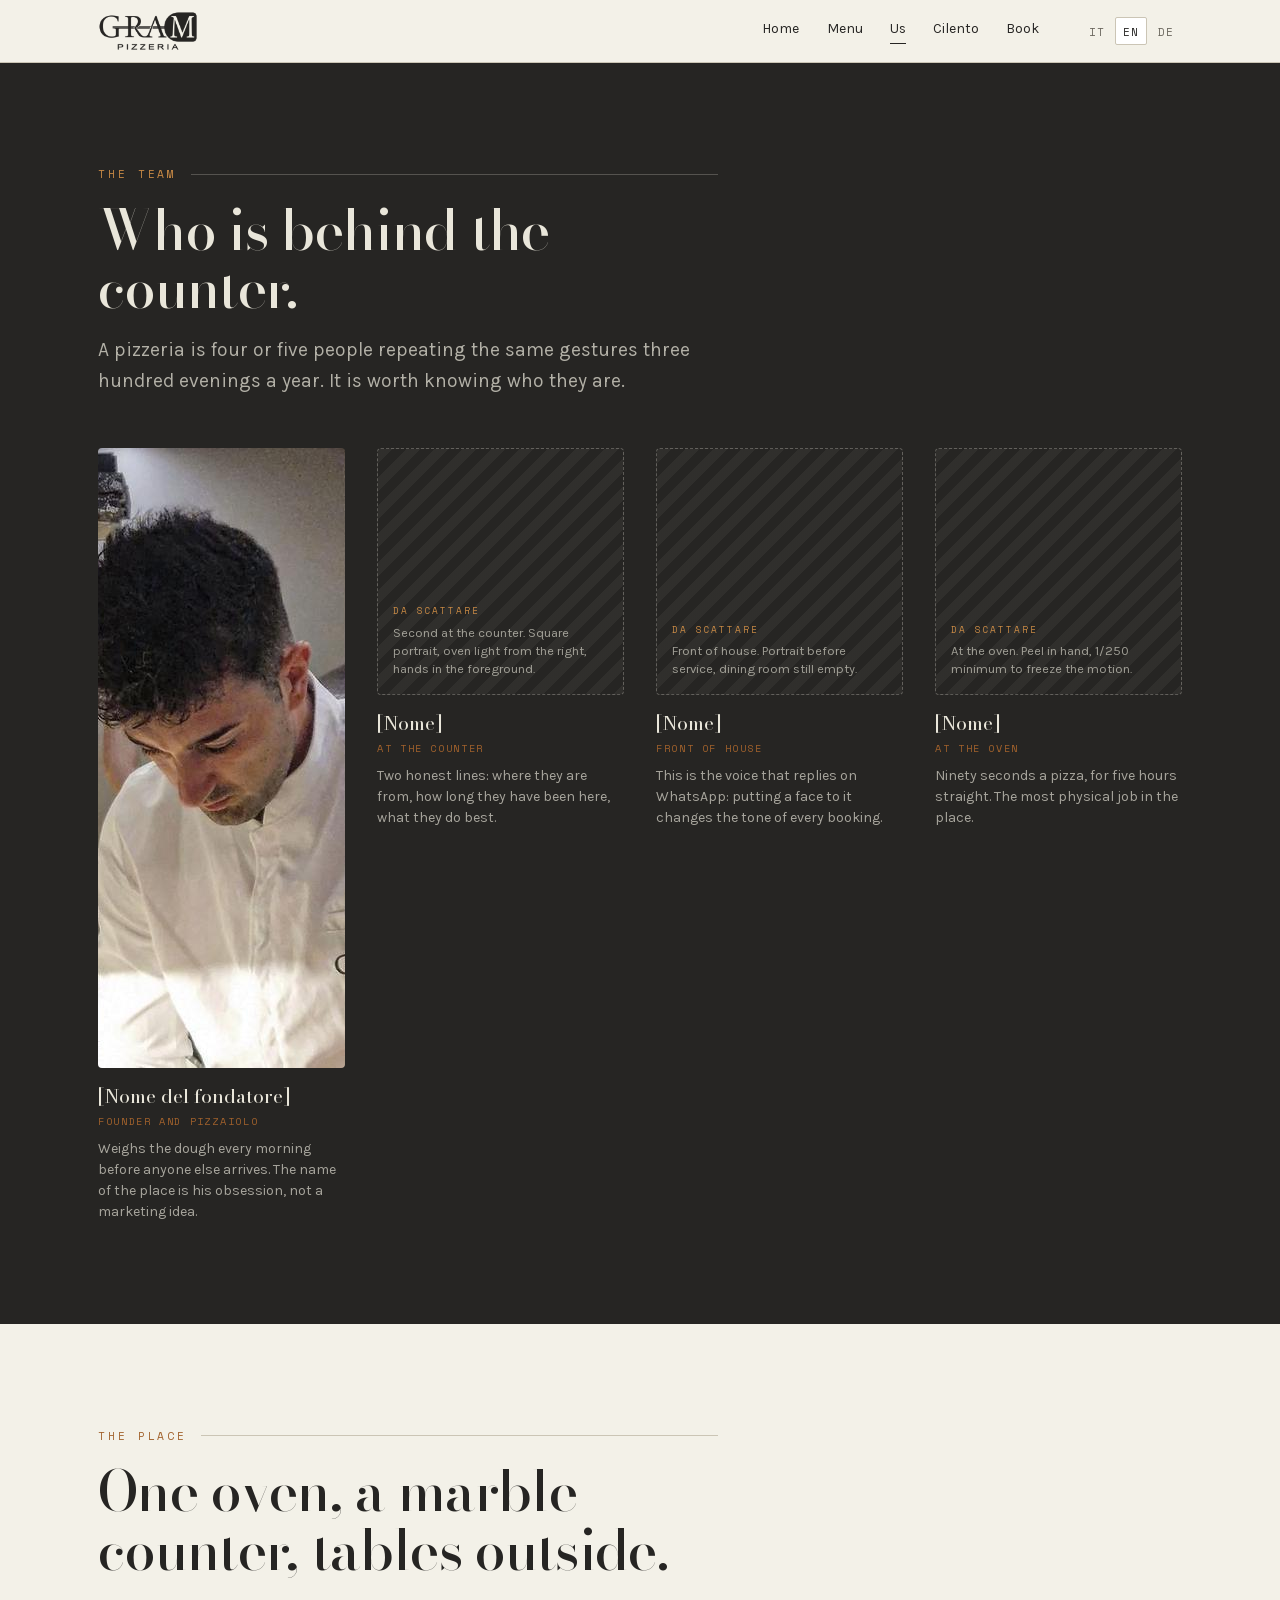
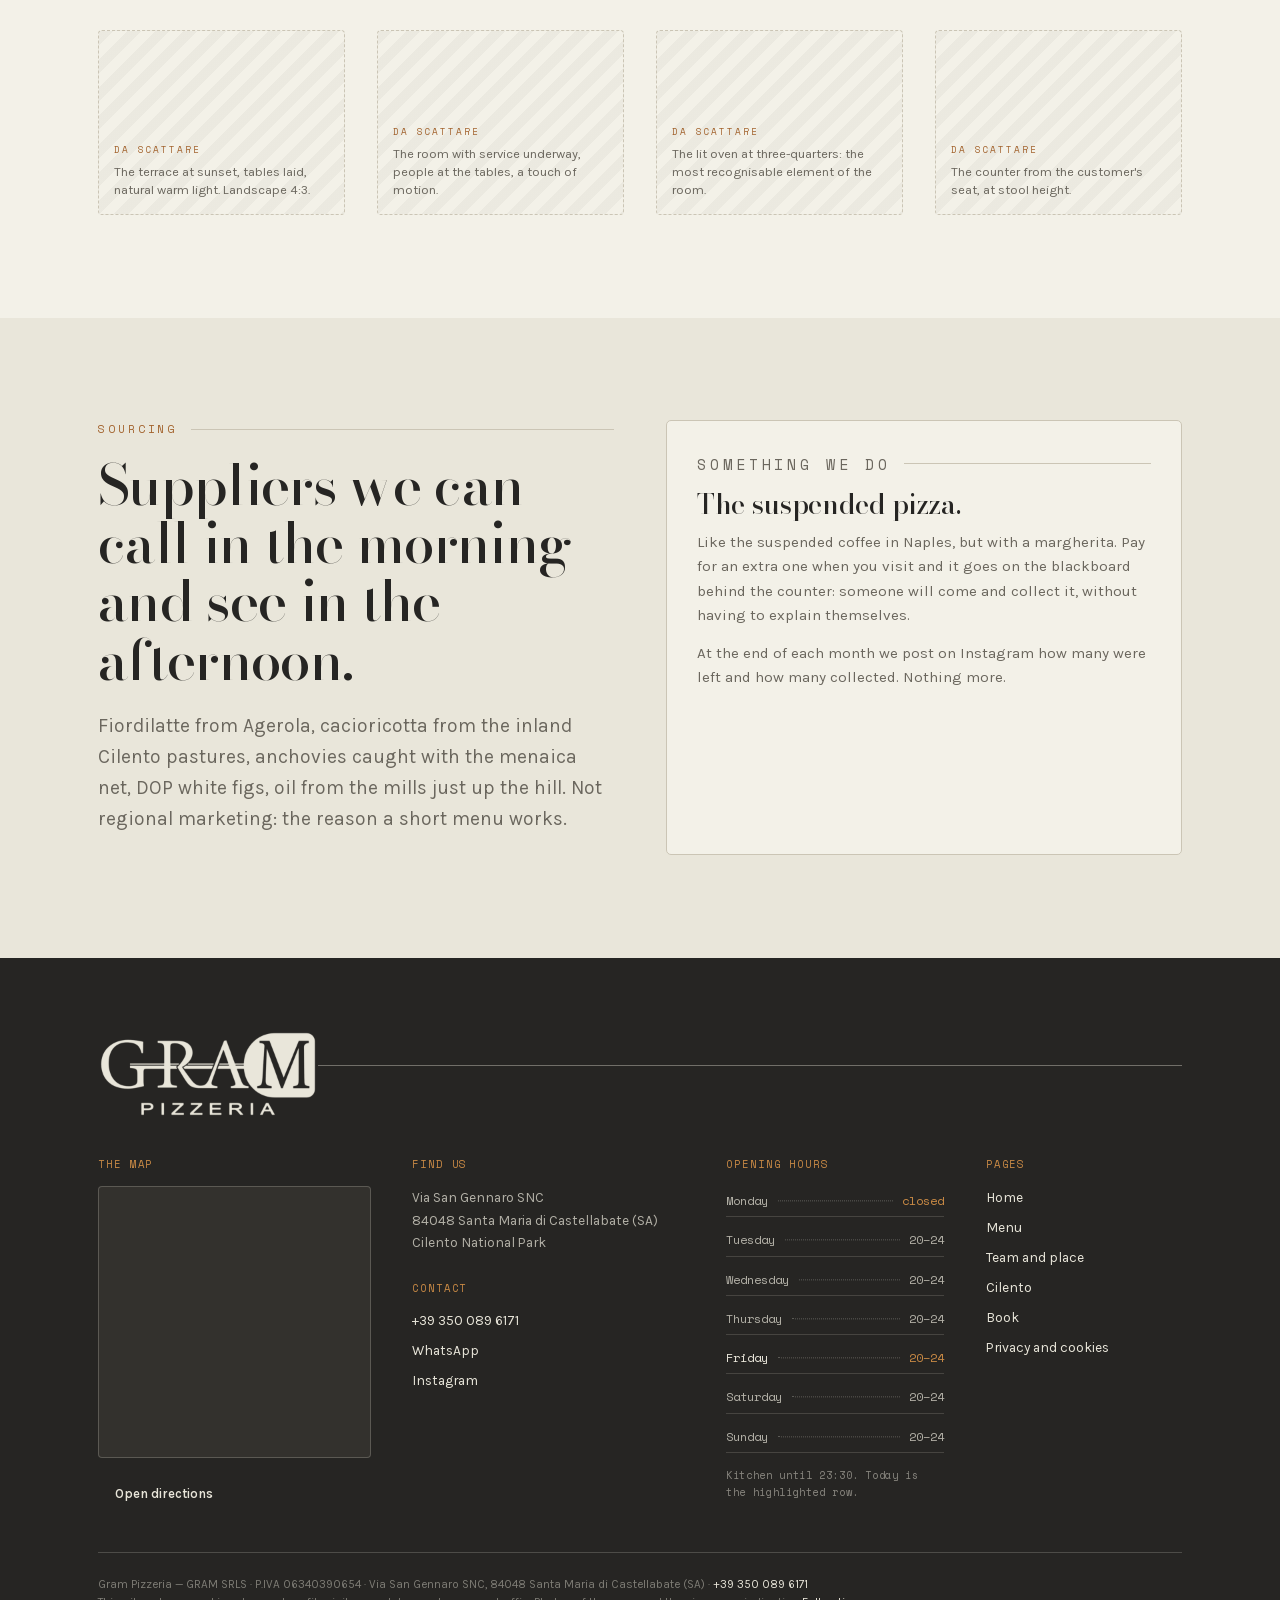
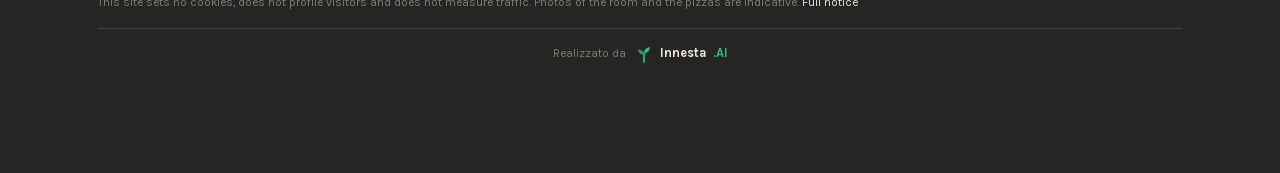
<file: noi.html>
<!DOCTYPE html>
<html lang="it">
<head>
<meta charset="utf-8">
<meta name="viewport" content="width=device-width, initial-scale=1, viewport-fit=cover">
<title>La squadra e il locale — Gram Pizzeria</title>
<meta name="description" content="Chi lavora al banco, al forno e in sala da Gram, il locale in Via San Gennaro e i fornitori del Cilento con cui lavoriamo ogni settimana.">
<meta name="theme-color" content="#262523">
<link rel="canonical" href="https://www.grampizzeria.it/noi.html">
<link rel="icon" href="/favicon.ico" sizes="32x32">
<link rel="icon" href="assets/favicon-32.png" type="image/png" sizes="32x32">
<link rel="apple-touch-icon" href="assets/apple-touch-icon.png">
<link rel="manifest" href="site.webmanifest">
<meta property="og:type" content="restaurant">
<meta property="og:site_name" content="Gram Pizzeria">
<meta property="og:title" content="La squadra e il locale — Gram Pizzeria">
<meta property="og:description" content="Chi lavora al banco, al forno e in sala da Gram, il locale in Via San Gennaro e i fornitori del Cilento con cui lavoriamo ogni settimana.">
<meta property="og:url" content="https://www.grampizzeria.it/noi.html">
<meta property="og:image" content="https://www.grampizzeria.it/assets/og.jpg">
<meta property="og:image:width" content="1200">
<meta property="og:image:height" content="630">
<meta property="og:locale" content="it_IT">
<meta property="og:locale:alternate" content="en_GB">
<meta property="og:locale:alternate" content="de_DE">
<meta name="twitter:card" content="summary_large_image">
<link rel="preload" href="assets/fonts/bodonimoda-normal-400-900-latin.woff2" as="font" type="font/woff2" crossorigin>
<link rel="preload" href="assets/fonts/bodonimoda-italic-400-700-latin.woff2" as="font" type="font/woff2" crossorigin>
<link rel="preload" href="assets/fonts/karla-normal-300-700-latin.woff2" as="font" type="font/woff2" crossorigin>
<link rel="stylesheet" href="assets/fonts.css">
<link rel="stylesheet" href="assets/styles.css">
<script type="application/ld+json">
{"@context":"https://schema.org","@type":"BreadcrumbList","itemListElement":[{"@type":"ListItem","position":1,"name":"Home","item":"https://www.grampizzeria.it/"},{"@type":"ListItem","position":2,"name":"La squadra e il locale","item":"https://www.grampizzeria.it/noi.html"}]}
</script>
<style>.gram-hydrating [data-content]{opacity:0}[data-content]{transition:opacity .28s ease}</style>
<script>document.documentElement.classList.add('gram-hydrating');setTimeout(function(){document.documentElement.classList.remove('gram-hydrating')},1500)</script>
</head>
<body data-page="noi">
<a class="skip" href="#main" data-i18n data-it="Vai al contenuto" data-en="Skip to content" data-de="Zum Inhalt springen">Vai al contenuto</a>
<header class="top">
  <div class="bar">
    <a href="index.html" aria-label="Gram Pizzeria — home"><span class="logo"></span></a>
    <button class="burger" id="burger" aria-expanded="false" aria-controls="nav">Menu</button>
    <nav class="nav" id="nav" aria-label="Principale">
      <p class="nav-lab" data-i18n data-it="Pagine" data-en="Pages" data-de="Seiten">Pagine</p>
      <a href="index.html" data-nav="home" data-i18n data-it="Home" data-en="Home" data-de="Start">Home</a>
      <a href="menu.html" data-nav="menu" data-i18n data-it="Menù" data-en="Menu" data-de="Karte">Menù</a>
      <a href="noi.html" data-nav="noi" data-i18n data-it="Noi" data-en="Us" data-de="Wir">Noi</a>
      <a href="cilento.html" data-nav="cilento">Cilento</a>
      <a href="prenota.html" data-nav="prenota" data-i18n data-it="Prenota" data-en="Book" data-de="Reservieren">Prenota</a>
      <div class="nav-foot">
        <a href="tel:+393500896171" data-content="telefono">+39 350 089 6171</a>
        <a href="https://wa.me/393500896171" target="_blank" rel="noopener">WhatsApp</a>
        <a href="https://www.instagram.com/grampizzeria" target="_blank" rel="noopener">Instagram</a>
      </div>
    </nav>
    <div class="langs" role="group" aria-label="Lingua">
      <button type="button" data-lang="it" aria-pressed="true">IT</button>
      <button type="button" data-lang="en" aria-pressed="false">EN</button>
      <button type="button" data-lang="de" aria-pressed="false">DE</button>
    </div>
  </div>
</header>
<div class="scrim" id="scrim" aria-hidden="true"></div>
<main id="main">
<div class="block dark on-dark">
    <div class="wrap">
      <div class="head">
        <p class="eyebrow" data-content="staff.occhiello" data-i18n data-it="La squadra" data-en="The team" data-de="Das Team">La squadra</p>
        <h2 data-content="staff.titolo" data-i18n data-it="Chi c'è dietro il banco." data-en="Who is behind the counter." data-de="Wer hinter dem Tresen steht.">Chi c'è dietro il banco.</h2>
        <p class="lede" data-i18n
           data-it="Una pizzeria è quattro o cinque persone che ripetono gli stessi gesti trecento sere l'anno. Vale la pena sapere chi sono."
           data-en="A pizzeria is four or five people repeating the same gestures three hundred evenings a year. It is worth knowing who they are."
           data-de="Eine Pizzeria sind vier oder fünf Menschen, die dieselben Handgriffe an dreihundert Abenden im Jahr wiederholen. Es lohnt sich zu wissen, wer sie sind.">Una pizzeria è quattro o cinque persone che ripetono gli stessi gesti trecento sere l'anno. Vale la pena sapere chi sono.</p>
      </div>

      <div class="cards" data-content="staff">
        <figure class="person reveal">
          <img src="assets/fondatore-sq.jpg" width="620" height="620" alt="Il fondatore di Gram Pizzeria al banco di marmo mentre condisce le pizze">
          <p class="nm">[Nome del fondatore]</p>
          <p class="rl" data-i18n data-it="Fondatore e pizzaiolo" data-en="Founder and pizzaiolo" data-de="Gründer und Pizzabäcker">Fondatore e pizzaiolo</p>
          <p class="bio" data-i18n
             data-it="Pesa l'impasto ogni mattina prima che apra chiunque altro. Il nome della pizzeria è una sua ossessione, non un'idea di marketing."
             data-en="Weighs the dough every morning before anyone else arrives. The name of the place is his obsession, not a marketing idea."
             data-de="Wiegt jeden Morgen den Teig ab, bevor jemand anderes da ist. Der Name des Lokals ist seine Obsession, keine Marketingidee.">Pesa l'impasto ogni mattina prima che apra chiunque altro. Il nome della pizzeria è una sua ossessione, non un'idea di marketing.</p>
        </figure>

        <figure class="person reveal">
          <div class="shot sq"><span class="lab">da scattare</span>
            <p class="brief" data-i18n data-it="Il secondo al banco. Ritratto quadrato, luce del forno da destra, mani in primo piano." data-en="Second at the counter. Square portrait, oven light from the right, hands in the foreground." data-de="Zweiter am Tresen. Quadratisches Porträt, Ofenlicht von rechts.">Il secondo al banco. Ritratto quadrato, luce del forno da destra, mani in primo piano.</p></div>
          <p class="nm">[Nome]</p>
          <p class="rl" data-i18n data-it="Al banco" data-en="At the counter" data-de="Am Tresen">Al banco</p>
          <p class="bio" data-i18n data-it="Due righe vere: da dove viene, da quanto è qui, cosa gli riesce meglio." data-en="Two honest lines: where they are from, how long they have been here, what they do best." data-de="Zwei ehrliche Zeilen: woher, seit wann, was am besten gelingt.">Due righe vere: da dove viene, da quanto è qui, cosa gli riesce meglio.</p>
        </figure>

        <figure class="person reveal">
          <div class="shot sq"><span class="lab">da scattare</span>
            <p class="brief" data-i18n data-it="Chi accoglie in sala. Ritratto prima del servizio, sala ancora vuota." data-en="Front of house. Portrait before service, dining room still empty." data-de="Service. Porträt vor dem Dienst, Saal noch leer.">Chi accoglie in sala. Ritratto prima del servizio, sala ancora vuota.</p></div>
          <p class="nm">[Nome]</p>
          <p class="rl" data-i18n data-it="In sala" data-en="Front of house" data-de="Im Service">In sala</p>
          <p class="bio" data-i18n data-it="È la voce che risponde su WhatsApp: metterci una faccia cambia il tono di tutte le prenotazioni." data-en="This is the voice that replies on WhatsApp: putting a face to it changes the tone of every booking." data-de="Das ist die Stimme, die auf WhatsApp antwortet.">È la voce che risponde su WhatsApp: metterci una faccia cambia il tono di tutte le prenotazioni.</p>
        </figure>

        <figure class="person reveal">
          <div class="shot sq"><span class="lab">da scattare</span>
            <p class="brief" data-i18n data-it="Al forno. Pala in mano, 1/250 minimo per fermare il gesto." data-en="At the oven. Peel in hand, 1/250 minimum to freeze the motion." data-de="Am Ofen. Schieber in der Hand, mindestens 1/250.">Al forno. Pala in mano, 1/250 minimo per fermare il gesto.</p></div>
          <p class="nm">[Nome]</p>
          <p class="rl" data-i18n data-it="Al forno" data-en="At the oven" data-de="Am Ofen">Al forno</p>
          <p class="bio" data-i18n data-it="Novanta secondi a pizza, per cinque ore di fila. È il mestiere più fisico del locale." data-en="Ninety seconds a pizza, for five hours straight. The most physical job in the place." data-de="Neunzig Sekunden pro Pizza, fünf Stunden am Stück.">Novanta secondi a pizza, per cinque ore di fila. È il mestiere più fisico del locale.</p>
        </figure>
      </div>
    </div>
  </div>

  <div class="block">
    <div class="wrap">
      <div class="head reveal">
        <p class="eyebrow" data-i18n data-it="Il locale" data-en="The place" data-de="Das Lokal">Il locale</p>
        <h2 data-i18n data-it="Un forno, un banco di marmo, dei tavoli fuori." data-en="One oven, a marble counter, tables outside." data-de="Ein Ofen, ein Marmortresen, Tische draußen.">Un forno, un banco di marmo, dei tavoli fuori.</h2>
      </div>
      <div class="cards reveal">
        <div class="shot wide"><span class="lab">da scattare</span><p class="brief" data-i18n data-it="Il dehors al tramonto, tavoli apparecchiati, luce calda naturale. Orizzontale 4:3." data-en="The terrace at sunset, tables laid, natural warm light. Landscape 4:3." data-de="Die Terrasse bei Sonnenuntergang, gedeckte Tische. Querformat 4:3.">Il dehors al tramonto, tavoli apparecchiati, luce calda naturale. Orizzontale 4:3.</p></div>
        <div class="shot wide"><span class="lab">da scattare</span><p class="brief" data-i18n data-it="La sala con il servizio già avviato, gente ai tavoli, mossa quanto basta." data-en="The room with service underway, people at the tables, a touch of motion." data-de="Der Saal während des Service, Gäste an den Tischen.">La sala con il servizio già avviato, gente ai tavoli, mossa quanto basta.</p></div>
        <div class="shot wide"><span class="lab">da scattare</span><p class="brief" data-i18n data-it="Il forno acceso visto di tre quarti: è l'elemento più riconoscibile del locale." data-en="The lit oven at three-quarters: the most recognisable element of the room." data-de="Der brennende Ofen im Dreiviertelprofil.">Il forno acceso visto di tre quarti: è l'elemento più riconoscibile del locale.</p></div>
        <div class="shot wide"><span class="lab">da scattare</span><p class="brief" data-i18n data-it="Il banco visto dal posto del cliente, all'altezza degli sgabelli." data-en="The counter from the customer's seat, at stool height." data-de="Der Tresen aus Gästesicht, auf Hockerhöhe.">Il banco visto dal posto del cliente, all'altezza degli sgabelli.</p></div>
      </div>
    </div>
  </div>

  <div class="block band">
    <div class="wrap two">
      <div class="reveal">
        <p class="eyebrow" data-i18n data-it="La filiera" data-en="Sourcing" data-de="Herkunft">La filiera</p>
        <h2 data-i18n data-it="Fornitori che possiamo chiamare la mattina e vedere il pomeriggio." data-en="Suppliers we can call in the morning and see in the afternoon." data-de="Lieferanten, die wir morgens anrufen und nachmittags sehen.">Fornitori che possiamo chiamare la mattina e vedere il pomeriggio.</h2>
        <p class="lede" style="margin-top:1.3rem" data-i18n
           data-it="Il fiordilatte da Agerola, il cacioricotta dai pascoli del Cilento interno, le alici lavorate con la menaica, i fichi bianchi DOP, l'olio dei frantoi qui sopra. Non è marketing territoriale: è la ragione per cui una carta corta funziona."
           data-en="Fiordilatte from Agerola, cacioricotta from the inland Cilento pastures, anchovies caught with the menaica net, DOP white figs, oil from the mills just up the hill. Not regional marketing: the reason a short menu works."
           data-de="Fiordilatte aus Agerola, Cacioricotta aus dem Hinterland, Menaica-Sardellen, weiße Feigen DOP, Öl aus den Mühlen oberhalb. Kein Regional-Marketing, sondern der Grund, warum eine kurze Karte funktioniert.">Il fiordilatte da Agerola, il cacioricotta dai pascoli del Cilento interno, le alici lavorate con la menaica, i fichi bianchi DOP, l'olio dei frantoi qui sopra. Non è marketing territoriale: è la ragione per cui una carta corta funziona.</p>
      </div>
      <div class="pitch reveal">
        <p class="eyebrow" data-i18n data-it="Una cosa che facciamo" data-en="Something we do" data-de="Was wir tun">Una cosa che facciamo</p>
        <h3 data-i18n data-it="La pizza sospesa." data-en="The suspended pizza." data-de="Die aufgeschobene Pizza.">La pizza sospesa.</h3>
        <p data-i18n
           data-it="Come il caffè sospeso, ma con la margherita. Ne pagate una in più quando venite e resta segnata sulla lavagna dietro il banco: qualcuno passerà a ritirarla, senza doverlo spiegare a nessuno."
           data-en="Like the suspended coffee in Naples, but with a margherita. Pay for an extra one when you visit and it goes on the blackboard behind the counter: someone will come and collect it, without having to explain themselves."
           data-de="Wie der aufgeschobene Kaffee in Neapel, nur mit einer Margherita. Sie zahlen eine zusätzlich, sie wird auf der Tafel notiert: jemand holt sie ab, ohne sich erklären zu müssen.">Come il caffè sospeso, ma con la margherita. Ne pagate una in più quando venite e resta segnata sulla lavagna dietro il banco: qualcuno passerà a ritirarla, senza doverlo spiegare a nessuno.</p>
        <p data-i18n data-it="A fine mese scriviamo su Instagram quante ne sono state lasciate e quante ritirate. Nient'altro." data-en="At the end of each month we post on Instagram how many were left and how many collected. Nothing more." data-de="Am Monatsende posten wir auf Instagram, wie viele hinterlassen und abgeholt wurden.">A fine mese scriviamo su Instagram quante ne sono state lasciate e quante ritirate. Nient'altro.</p>
      </div>
    </div>
  </div>
</main>
<footer class="site">
  <div class="wrap">
    <div class="brandline"><span class="logo"></span><span class="rule" aria-hidden="true"></span></div>
    <div class="cols">

      <div>
        <h4 data-i18n data-it="La mappa" data-en="The map" data-de="Die Karte">La mappa</h4>
        <div class="map">
          <iframe title="Gram Pizzeria — Via San Gennaro, Santa Maria di Castellabate" loading="lazy" referrerpolicy="no-referrer-when-downgrade"
            src="https://www.openstreetmap.org/export/embed.html?bbox=14.9424%2C40.2734%2C14.9654%2C40.2844&amp;layer=mapnik&amp;marker=40.2789%2C14.9539"></iframe>
        </div>
        <a class="btn btn--ghost" href="https://www.google.com/maps/search/?api=1&amp;query=Gram+Pizzeria+Via+San+Gennaro+Santa+Maria+di+Castellabate" target="_blank" rel="noopener" data-btn-label="indicazioni" data-i18n data-it="Apri le indicazioni" data-en="Open directions" data-de="Route öffnen">Apri le indicazioni</a>
      </div>

      <div>
        <h4 data-i18n data-it="Dove siamo" data-en="Find us" data-de="Anfahrt">Dove siamo</h4>
        <address>
          Via San Gennaro SNC<br>
          84048 Santa Maria di Castellabate (SA)<br>
          <span data-i18n data-it="Parco Nazionale del Cilento" data-en="Cilento National Park" data-de="Nationalpark Cilento">Parco Nazionale del Cilento</span>
        </address>
        <h4 data-i18n data-it="Contatti" data-en="Contact" data-de="Kontakt">Contatti</h4>
        <ul>
          <li><a href="tel:+393500896171" data-content="telefono">+39 350 089 6171</a></li>
          <li><a href="https://wa.me/393500896171" target="_blank" rel="noopener">WhatsApp</a></li>
          <li data-content="social"><a href="https://www.instagram.com/grampizzeria" target="_blank" rel="noopener">Instagram</a></li>
        </ul>
      </div>

      <div>
        <h4 data-i18n data-it="Orari" data-en="Opening hours" data-de="Öffnungszeiten">Orari</h4>
        <ul class="hours" id="hoursList">
          <li data-day="1" class="off"><span data-i18n data-it="Lunedì" data-en="Monday" data-de="Montag">Lunedì</span><span class="dots"></span><span class="v" data-i18n data-it="chiuso" data-en="closed" data-de="geschl.">chiuso</span></li>
          <li data-day="2"><span data-i18n data-it="Martedì" data-en="Tuesday" data-de="Dienstag">Martedì</span><span class="dots"></span><span class="v">20–24</span></li>
          <li data-day="3"><span data-i18n data-it="Mercoledì" data-en="Wednesday" data-de="Mittwoch">Mercoledì</span><span class="dots"></span><span class="v">20–24</span></li>
          <li data-day="4"><span data-i18n data-it="Giovedì" data-en="Thursday" data-de="Donnerstag">Giovedì</span><span class="dots"></span><span class="v">20–24</span></li>
          <li data-day="5"><span data-i18n data-it="Venerdì" data-en="Friday" data-de="Freitag">Venerdì</span><span class="dots"></span><span class="v">20–24</span></li>
          <li data-day="6"><span data-i18n data-it="Sabato" data-en="Saturday" data-de="Samstag">Sabato</span><span class="dots"></span><span class="v">20–24</span></li>
          <li data-day="0"><span data-i18n data-it="Domenica" data-en="Sunday" data-de="Sonntag">Domenica</span><span class="dots"></span><span class="v">20–24</span></li>
        </ul>
        <p class="micro" data-i18n
           data-it="Cucina fino alle 23:30. Oggi è la riga evidenziata."
           data-en="Kitchen until 23:30. Today is the highlighted row."
           data-de="Küche bis 23:30. Heute ist die markierte Zeile.">Cucina fino alle 23:30. Oggi è la riga evidenziata.</p>
      </div>

      <div>
        <h4 data-i18n data-it="Pagine" data-en="Pages" data-de="Seiten">Pagine</h4>
        <ul>
          <li><a href="index.html">Home</a></li>
          <li><a href="menu.html" data-i18n data-it="Menù" data-en="Menu" data-de="Karte">Menù</a></li>
          <li><a href="noi.html" data-i18n data-it="Squadra e locale" data-en="Team and place" data-de="Team und Lokal">Squadra e locale</a></li>
          <li><a href="cilento.html" data-i18n data-it="Il Cilento" data-en="Cilento" data-de="Cilento">Il Cilento</a></li>
          <li><a href="prenota.html" data-i18n data-it="Prenota" data-en="Book" data-de="Reservieren">Prenota</a></li>
          <li><a href="privacy.html" data-i18n data-it="Privacy e cookie" data-en="Privacy and cookies" data-de="Datenschutz">Privacy e cookie</a></li>
        </ul>
      </div>

    </div>
    <p class="fine">
      Gram Pizzeria — GRAM SRLS · P.IVA 06340390654 · Via San Gennaro SNC, 84048 Santa Maria di Castellabate (SA) ·
      <a href="tel:+393500896171" data-content="telefono">+39 350 089 6171</a><br>
      <span data-i18n
        data-it="Questo sito non usa cookie, non profila e non misura il traffico. Le foto del locale e delle pizze sono indicative."
        data-en="This site sets no cookies, does not profile visitors and does not measure traffic. Photos of the room and the pizzas are indicative."
        data-de="Diese Website setzt keine Cookies, erstellt keine Profile und misst keinen Traffic. Fotos sind unverbindlich.">Questo sito non usa cookie, non profila e non misura il traffico. Le foto del locale e delle pizze sono indicative.</span>
      <a href="privacy.html" data-i18n data-it="Informativa completa" data-en="Full notice" data-de="Vollständige Hinweise">Informativa completa</a>
    </p>
    <p class="fine" style="margin-top:1rem;padding-top:.9rem;border-top:1px solid rgba(140,140,140,.28);display:flex;align-items:center;justify-content:center;gap:8px;flex-wrap:wrap">Realizzato da <a href="https://www.innesta.ai/" target="_blank" rel="noopener" style="display:inline-flex;align-items:center;gap:6px;text-decoration:none;color:#e9e6da;font-weight:700;font-size:1.1em"><svg width="20" height="20" viewBox="0 0 24 24" fill="none" aria-hidden="true"><path d="M12 22V11" stroke="#27c184" stroke-width="2" stroke-linecap="round"/><path d="M12 13C12 9 9 6.5 5 6.5C5 10.5 8 13 12 13Z" fill="#1f9d6b"/><path d="M12 11C12 7 15 4 19 4C19 8 16 11 12 11Z" fill="#27c184"/></svg>Innesta<span style="color:#27c184">.AI</span></a></p>
  </div>
</footer>
<div class="dock on-dark" id="dock">
  <a class="btn" href="prenota.html" data-i18n data-it="Prenota" data-en="Book" data-de="Reservieren">Prenota</a>
  <a class="btn btn--ghost" href="tel:+393500896171" data-i18n data-it="Chiama" data-en="Call" data-de="Anrufen">Chiama</a>
</div>

<script src="assets/app.js?v=7" defer></script>
<script src="assets/content-loader.js?v=9" defer></script>
</body>
</html>
</file>
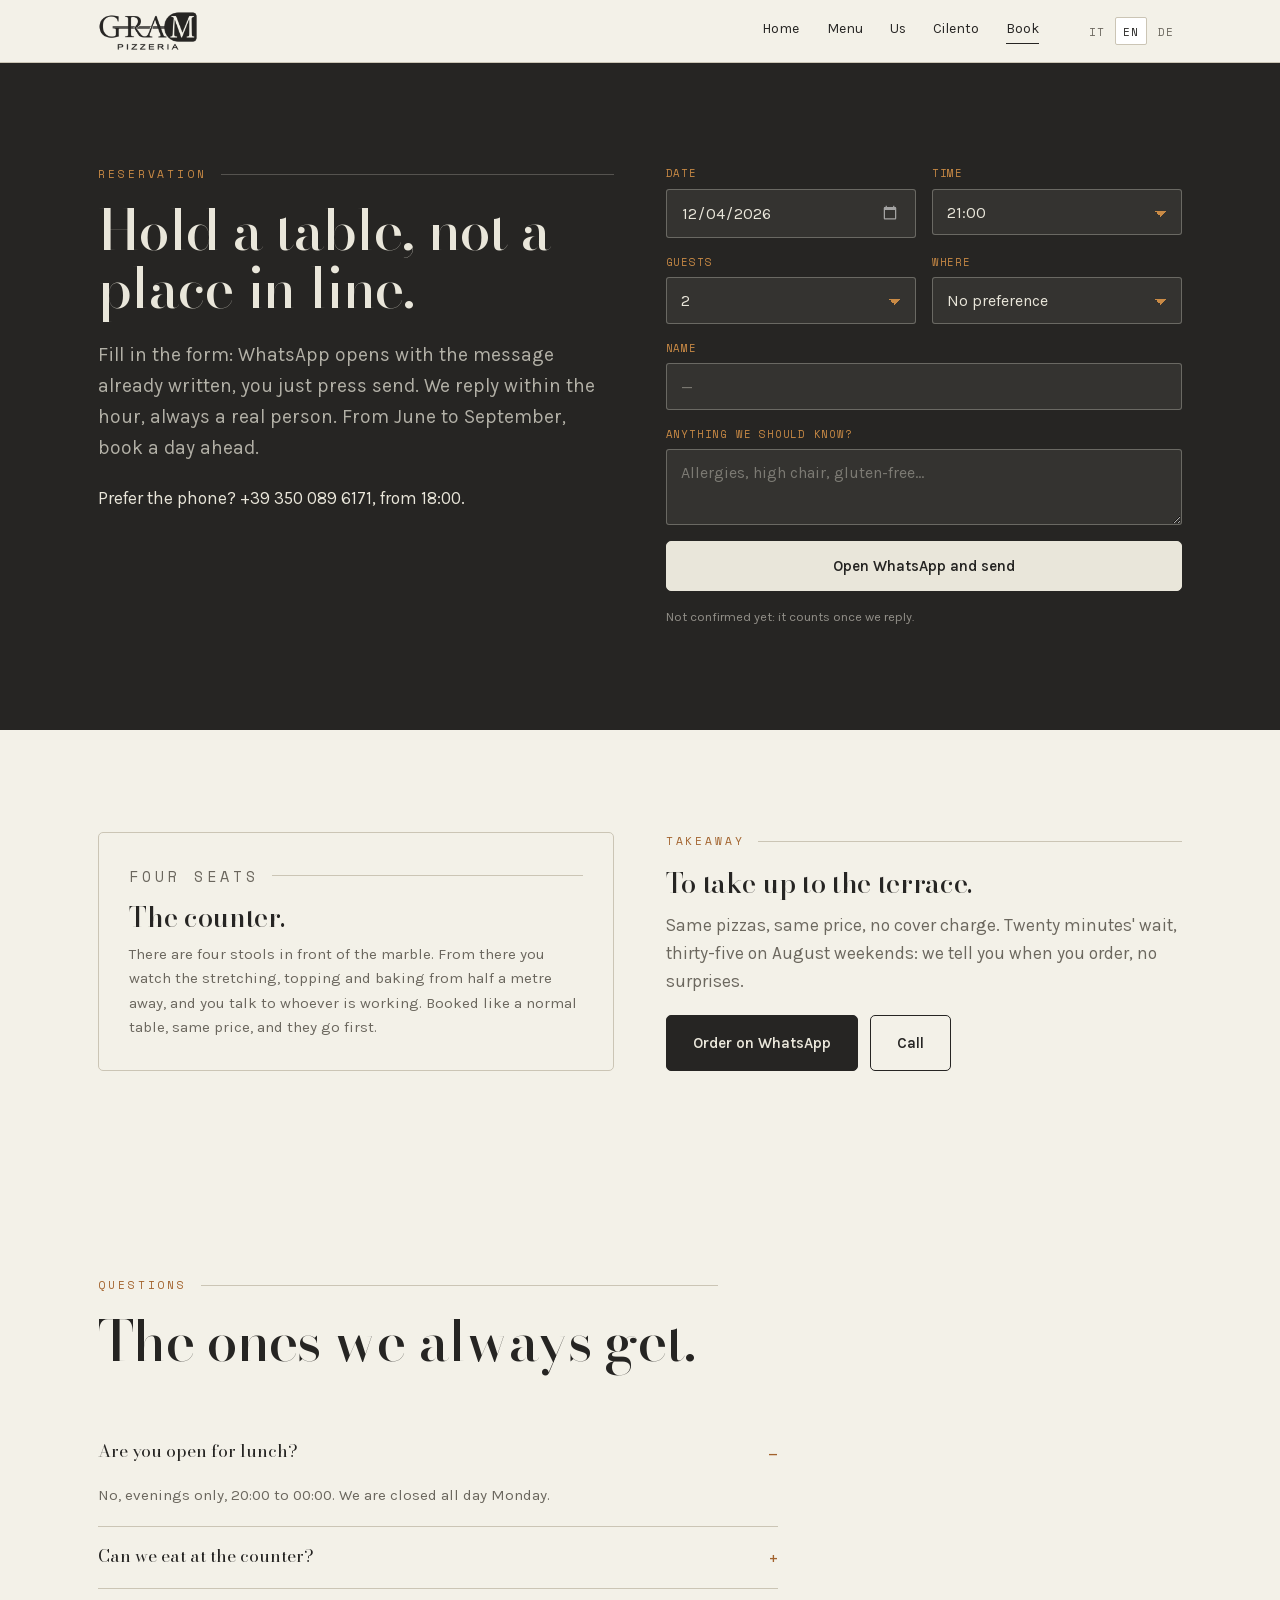
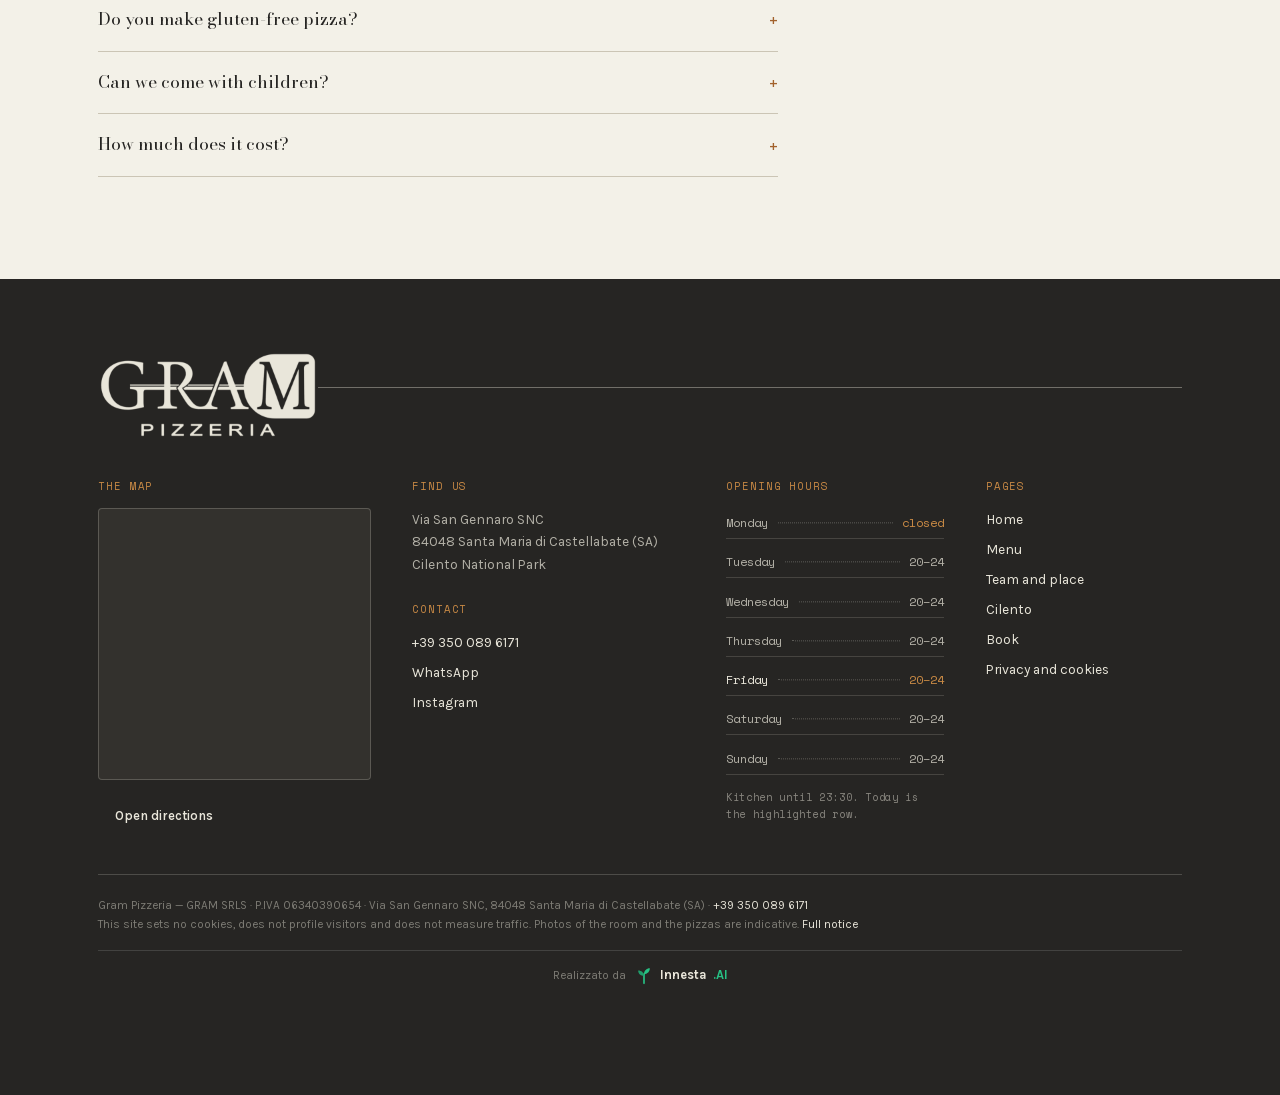
<file: prenota.html>
<!DOCTYPE html>
<html lang="it">
<head>
<meta charset="utf-8">
<meta name="viewport" content="width=device-width, initial-scale=1, viewport-fit=cover">
<title>Prenota un tavolo — Gram Pizzeria, Santa Maria di Castellabate</title>
<meta name="description" content="Prenota un tavolo o i quattro posti al banco da Gram Pizzeria su WhatsApp. Asporto, il banco e le domande più frequenti.">
<meta name="theme-color" content="#262523">
<link rel="canonical" href="https://www.grampizzeria.it/prenota.html">
<link rel="icon" href="/favicon.ico" sizes="32x32">
<link rel="icon" href="assets/favicon-32.png" type="image/png" sizes="32x32">
<link rel="apple-touch-icon" href="assets/apple-touch-icon.png">
<link rel="manifest" href="site.webmanifest">
<meta property="og:type" content="restaurant">
<meta property="og:site_name" content="Gram Pizzeria">
<meta property="og:title" content="Prenota un tavolo — Gram Pizzeria, Santa Maria di Castellabate">
<meta property="og:description" content="Prenota un tavolo o i quattro posti al banco da Gram Pizzeria su WhatsApp. Asporto, il banco e le domande più frequenti.">
<meta property="og:url" content="https://www.grampizzeria.it/prenota.html">
<meta property="og:image" content="https://www.grampizzeria.it/assets/og.jpg">
<meta property="og:image:width" content="1200">
<meta property="og:image:height" content="630">
<meta property="og:locale" content="it_IT">
<meta property="og:locale:alternate" content="en_GB">
<meta property="og:locale:alternate" content="de_DE">
<meta name="twitter:card" content="summary_large_image">
<link rel="preload" href="assets/fonts/bodonimoda-normal-400-900-latin.woff2" as="font" type="font/woff2" crossorigin>
<link rel="preload" href="assets/fonts/bodonimoda-italic-400-700-latin.woff2" as="font" type="font/woff2" crossorigin>
<link rel="preload" href="assets/fonts/karla-normal-300-700-latin.woff2" as="font" type="font/woff2" crossorigin>
<link rel="stylesheet" href="assets/fonts.css">
<link rel="stylesheet" href="assets/styles.css">
<script type="application/ld+json">
{"@context":"https://schema.org","@type":"Restaurant","@id":"https://www.grampizzeria.it/#restaurant","name":"Gram Pizzeria","servesCuisine":["Pizza","Cucina cilentana","Cucina napoletana"],"priceRange":"€€","currenciesAccepted":"EUR","paymentAccepted":"Contanti, Carte di credito, Bancomat, Satispay","url":"https://www.grampizzeria.it/","telephone":"+393500896171","address":{"@type":"PostalAddress","streetAddress":"Via San Gennaro SNC","addressLocality":"Santa Maria di Castellabate","addressRegion":"SA","postalCode":"84048","addressCountry":"IT"},"geo":{"@type":"GeoCoordinates","latitude":40.2789,"longitude":14.9539},"sameAs":["https://www.instagram.com/grampizzeria"],"openingHoursSpecification":[{"@type":"OpeningHoursSpecification","dayOfWeek":["Tuesday","Wednesday","Thursday","Friday","Saturday","Sunday"],"opens":"20:00","closes":"00:00"}],"acceptsReservations":"https://wa.me/393500896171","potentialAction":{"@type":"ReserveAction","target":{"@type":"EntryPoint","urlTemplate":"https://wa.me/393500896171","actionPlatform":["http://schema.org/MobileWebPlatform"]},"result":{"@type":"FoodEstablishmentReservation","name":"Prenotazione tavolo"}},"amenityFeature":[{"@type":"LocationFeatureSpecification","name":"Dehors all'aperto","value":true},{"@type":"LocationFeatureSpecification","name":"Accessibile in sedia a rotelle","value":true},{"@type":"LocationFeatureSpecification","name":"Adatto ai bambini","value":true},{"@type":"LocationFeatureSpecification","name":"Opzioni senza glutine","value":true},{"@type":"LocationFeatureSpecification","name":"Posti al banco","value":true},{"@type":"LocationFeatureSpecification","name":"Asporto","value":true}],"hasMenu":"https://www.grampizzeria.it/menu.html"}
</script>
<script type="application/ld+json">
{"@context":"https://schema.org","@type":"FAQPage","mainEntity":[
 {"@type":"Question","name":"Gram Pizzeria è aperta a pranzo?","acceptedAnswer":{"@type":"Answer","text":"No. Siamo aperti solo la sera, dalle 20:00 alle 00:00, tutti i giorni tranne il lunedì."}},
 {"@type":"Question","name":"Serve prenotare?","acceptedAnswer":{"@type":"Answer","text":"Da giugno a settembre sì. Si prenota su WhatsApp al +39 350 089 6171 o dal sito. Fuori stagione di solito si trova posto anche senza."}},
 {"@type":"Question","name":"Si può mangiare al banco guardando lavorare il pizzaiolo?","acceptedAnswer":{"@type":"Answer","text":"Sì. Ci sono quattro sgabelli davanti al banco di marmo, prenotabili come un tavolo normale. Si vede stendere e infornare da mezzo metro."}},
 {"@type":"Question","name":"Fate pizza senza glutine?","acceptedAnswer":{"@type":"Answer","text":"Sì, su prenotazione con almeno un giorno di anticipo. Lavoriamo farina di grano nello stesso locale: riduciamo il rischio di contaminazione ma non possiamo azzerarlo."}},
 {"@type":"Question","name":"Si può portare via?","acceptedAnswer":{"@type":"Answer","text":"Sì. Si ordina al telefono o su WhatsApp e si ritira in pizzeria. Attesa media 20 minuti, 35 nei fine settimana d'agosto."}},
 {"@type":"Question","name":"C'è parcheggio?","acceptedAnswer":{"@type":"Answer","text":"Sì, parcheggio libero lungo Via San Gennaro a circa 100 metri."}},
 {"@type":"Question","name":"Quanto costa mangiare da Gram?","acceptedAnswer":{"@type":"Answer","text":"Una pizza va da 6,50 a 13,50 euro. Con un fritto, una birra e un dolce si spendono circa 22-25 euro a persona. Coperto 2,00 euro."}}]}
</script>
<script type="application/ld+json">
{"@context":"https://schema.org","@type":"BreadcrumbList","itemListElement":[{"@type":"ListItem","position":1,"name":"Home","item":"https://www.grampizzeria.it/"},{"@type":"ListItem","position":2,"name":"Prenota","item":"https://www.grampizzeria.it/prenota.html"}]}
</script>
<style>.gram-hydrating [data-content]{opacity:0}[data-content]{transition:opacity .28s ease}</style>
<script>document.documentElement.classList.add('gram-hydrating');setTimeout(function(){document.documentElement.classList.remove('gram-hydrating')},1500)</script>
</head>
<body data-page="prenota">
<a class="skip" href="#main" data-i18n data-it="Vai al contenuto" data-en="Skip to content" data-de="Zum Inhalt springen">Vai al contenuto</a>
<header class="top">
  <div class="bar">
    <a href="index.html" aria-label="Gram Pizzeria — home"><span class="logo"></span></a>
    <button class="burger" id="burger" aria-expanded="false" aria-controls="nav">Menu</button>
    <nav class="nav" id="nav" aria-label="Principale">
      <p class="nav-lab" data-i18n data-it="Pagine" data-en="Pages" data-de="Seiten">Pagine</p>
      <a href="index.html" data-nav="home" data-i18n data-it="Home" data-en="Home" data-de="Start">Home</a>
      <a href="menu.html" data-nav="menu" data-i18n data-it="Menù" data-en="Menu" data-de="Karte">Menù</a>
      <a href="noi.html" data-nav="noi" data-i18n data-it="Noi" data-en="Us" data-de="Wir">Noi</a>
      <a href="cilento.html" data-nav="cilento">Cilento</a>
      <a href="prenota.html" data-nav="prenota" data-i18n data-it="Prenota" data-en="Book" data-de="Reservieren">Prenota</a>
      <div class="nav-foot">
        <a href="tel:+393500896171" data-content="telefono">+39 350 089 6171</a>
        <a href="https://wa.me/393500896171" target="_blank" rel="noopener">WhatsApp</a>
        <a href="https://www.instagram.com/grampizzeria" target="_blank" rel="noopener">Instagram</a>
      </div>
    </nav>
    <div class="langs" role="group" aria-label="Lingua">
      <button type="button" data-lang="it" aria-pressed="true">IT</button>
      <button type="button" data-lang="en" aria-pressed="false">EN</button>
      <button type="button" data-lang="de" aria-pressed="false">DE</button>
    </div>
  </div>
</header>
<div class="scrim" id="scrim" aria-hidden="true"></div>
<main id="main">
<div class="block dark on-dark">
    <div class="wrap two">
      <div>
        <p class="eyebrow" data-i18n data-it="Prenotazione" data-en="Reservation" data-de="Reservierung">Prenotazione</p>
        <h2 data-i18n data-it="Tenetevi il tavolo, non la fila." data-en="Hold a table, not a place in line." data-de="Sichern Sie sich den Tisch, nicht den Platz in der Schlange.">Tenetevi il tavolo, non la fila.</h2>
        <p class="lede" style="margin-top:1.35rem" data-i18n
           data-it="Compilate qui a fianco: si apre WhatsApp con il messaggio già scritto, voi premete invio. Rispondiamo entro un'ora, sempre da una persona. Da giugno a settembre conviene prenotare con un giorno di anticipo."
           data-en="Fill in the form: WhatsApp opens with the message already written, you just press send. We reply within the hour, always a real person. From June to September, book a day ahead."
           data-de="Formular ausfüllen: WhatsApp öffnet sich mit der fertigen Nachricht. Wir antworten innerhalb einer Stunde, immer persönlich.">Compilate qui a fianco: si apre WhatsApp con il messaggio già scritto, voi premete invio. Rispondiamo entro un'ora, sempre da una persona. Da giugno a settembre conviene prenotare con un giorno di anticipo.</p>
        <p class="hint" data-i18n data-it="Preferite il telefono? +39 350 089 6171, dalle 18:00." data-en="Prefer the phone? +39 350 089 6171, from 18:00." data-de="Lieber telefonisch? +39 350 089 6171, ab 18:00 Uhr.">Preferite il telefono? +39 350 089 6171, dalle 18:00.</p>
      </div>
      <div class="form">
        <div class="row2">
          <div class="field"><label for="bDate" data-i18n data-it="Data" data-en="Date" data-de="Datum">Data</label><input type="date" id="bDate"></div>
          <div class="field"><label for="bTime" data-i18n data-it="Ora" data-en="Time" data-de="Uhrzeit">Ora</label>
            <select id="bTime"><option>20:00</option><option>20:30</option><option selected>21:00</option><option>21:30</option><option>22:00</option><option>22:30</option></select></div>
        </div>
        <div class="row2">
          <div class="field"><label for="bPax" data-i18n data-it="Persone" data-en="Guests" data-de="Personen">Persone</label>
            <select id="bPax"><option>1</option><option selected>2</option><option>3</option><option>4</option><option>5</option><option>6</option><option>7</option><option>8</option><option data-i18n data-it="più di 8" data-en="more than 8" data-de="mehr als 8">più di 8</option></select></div>
          <div class="field"><label for="bWhere" data-i18n data-it="Dove" data-en="Where" data-de="Wo">Dove</label>
            <select id="bWhere">
              <option data-i18n data-it="Indifferente" data-en="No preference" data-de="Egal">Indifferente</option>
              <option data-i18n data-it="Tavolo fuori" data-en="Table outside" data-de="Tisch draußen">Tavolo fuori</option>
              <option data-i18n data-it="Al banco" data-en="At the counter" data-de="Am Tresen">Al banco</option>
            </select></div>
        </div>
        <div class="field"><label for="bName" data-i18n data-it="Nome" data-en="Name" data-de="Name">Nome</label><input type="text" id="bName" placeholder="—" autocomplete="name"></div>
        <div class="field"><label for="bNote" data-i18n data-it="Serve altro?" data-en="Anything we should know?" data-de="Sonstiges?">Serve altro?</label>
          <textarea id="bNote" rows="2" data-ph-it="Allergie, seggiolone, senza glutine…" data-ph-en="Allergies, high chair, gluten-free…" data-ph-de="Allergien, Hochstuhl, glutenfrei…" placeholder="Allergie, seggiolone, senza glutine…"></textarea></div>
        <button type="button" class="btn btn--wide" id="bSend" data-btn-label="invia" data-i18n data-it="Apri WhatsApp e invia" data-en="Open WhatsApp and send" data-de="WhatsApp öffnen und senden">Apri WhatsApp e invia</button>
        <p class="hint" data-i18n data-it="Non è ancora confermata: vale quando vi rispondiamo noi." data-en="Not confirmed yet: it counts once we reply." data-de="Noch nicht bestätigt: gültig, sobald wir antworten.">Non è ancora confermata: vale quando vi rispondiamo noi.</p>
      </div>
    </div>
  </div>

  <div class="block">
    <div class="wrap two">
      <div class="pitch reveal">
        <p class="eyebrow" data-i18n data-it="Quattro posti" data-en="Four seats" data-de="Vier Plätze">Quattro posti</p>
        <h3 data-i18n data-it="Il banco." data-en="The counter." data-de="Der Tresen.">Il banco.</h3>
        <p data-i18n
           data-it="Davanti al marmo ci sono quattro sgabelli. Da lì si vede stendere, condire e infornare da mezzo metro, e si parla con chi lavora. Si prenotano come un tavolo normale, stesso prezzo, e vanno via per primi."
           data-en="There are four stools in front of the marble. From there you watch the stretching, topping and baking from half a metre away, and you talk to whoever is working. Booked like a normal table, same price, and they go first."
           data-de="Vor dem Marmor stehen vier Hocker. Von dort sehen Sie aus einem halben Meter zu und sprechen mit dem Team. Wie ein normaler Tisch buchbar, gleicher Preis.">Davanti al marmo ci sono quattro sgabelli. Da lì si vede stendere, condire e infornare da mezzo metro, e si parla con chi lavora. Si prenotano come un tavolo normale, stesso prezzo, e vanno via per primi.</p>
      </div>
      <div class="reveal">
        <p class="eyebrow" data-content="asporto.occhiello" data-i18n data-it="Asporto" data-en="Takeaway" data-de="Mitnehmen">Asporto</p>
        <h3 data-content="asporto.titolo" data-i18n data-it="Da portare in terrazza." data-en="To take up to the terrace." data-de="Für die Terrasse.">Da portare in terrazza.</h3>
        <p style="margin-top:.8rem;color:var(--fumo)" data-content="asporto" data-i18n
           data-it="Stesse pizze, stesso prezzo, nessun coperto. Venti minuti di attesa, trentacinque nei fine settimana d'agosto: ve lo diciamo quando ordinate, senza sorprese."
           data-en="Same pizzas, same price, no cover charge. Twenty minutes' wait, thirty-five on August weekends: we tell you when you order, no surprises."
           data-de="Gleiche Pizzen, gleicher Preis, kein Gedeck. Zwanzig Minuten Wartezeit, im August am Wochenende fünfunddreißig.">Stesse pizze, stesso prezzo, nessun coperto. Venti minuti di attesa, trentacinque nei fine settimana d'agosto: ve lo diciamo quando ordinate, senza sorprese.</p>
        <div class="cta">
          <a class="btn" href="https://wa.me/393500896171?text=Ciao%20Gram%2C%20vorrei%20ordinare%20d%27asporto%3A" target="_blank" rel="noopener" data-i18n data-it="Ordina su WhatsApp" data-en="Order on WhatsApp" data-de="Per WhatsApp bestellen">Ordina su WhatsApp</a>
          <a class="btn btn--ghost" href="tel:+393500896171" data-i18n data-it="Chiama" data-en="Call" data-de="Anrufen">Chiama</a>
        </div>
      </div>
    </div>
  </div>

  <div class="block">
    <div class="wrap">
      <div class="head reveal">
        <p class="eyebrow" data-i18n data-it="Domande" data-en="Questions" data-de="Fragen">Domande</p>
        <h2 data-content="faq.titolo" data-i18n data-it="Quelle che ci fanno sempre." data-en="The ones we always get." data-de="Die häufigsten.">Quelle che ci fanno sempre.</h2>
      </div>
      <div class="faq reveal" data-content="faq">
        <details open>
          <summary data-i18n data-it="Siete aperti a pranzo?" data-en="Are you open for lunch?" data-de="Haben Sie mittags geöffnet?">Siete aperti a pranzo?</summary>
          <div class="a" data-i18n data-it="No, solo la sera dalle 20:00 alle 00:00. Il lunedì siamo chiusi tutto il giorno." data-en="No, evenings only, 20:00 to 00:00. We are closed all day Monday." data-de="Nein, nur abends von 20:00 bis 00:00 Uhr. Montags geschlossen.">No, solo la sera dalle 20:00 alle 00:00. Il lunedì siamo chiusi tutto il giorno.</div>
        </details>
        <details>
          <summary data-i18n data-it="Si può mangiare al banco?" data-en="Can we eat at the counter?" data-de="Kann man am Tresen essen?">Si può mangiare al banco?</summary>
          <div class="a" data-i18n data-it="Sì, ci sono quattro sgabelli davanti al marmo. Si prenotano come un tavolo normale, stesso prezzo. Sono i posti che vanno via per primi, chiedeteli quando prenotate." data-en="Yes, four stools in front of the marble. Booked like a normal table, same price. They go first, so ask for them when you book." data-de="Ja, vier Hocker vor dem Marmor. Wie ein normaler Tisch buchbar, gleicher Preis.">Sì, ci sono quattro sgabelli davanti al marmo. Si prenotano come un tavolo normale, stesso prezzo. Sono i posti che vanno via per primi, chiedeteli quando prenotate.</div>
        </details>
        <details>
          <summary data-i18n data-it="Fate la pizza senza glutine?" data-en="Do you make gluten-free pizza?" data-de="Machen Sie glutenfreie Pizza?">Fate la pizza senza glutine?</summary>
          <div class="a" data-i18n data-it="Sì, su prenotazione con almeno un giorno di anticipo. Va detto con onestà: lavoriamo farina di grano nello stesso locale, quindi riduciamo il rischio di contaminazione ma non possiamo azzerarlo. Se la celiachia è severa, parlatene con noi al telefono." data-en="Yes, booked at least a day ahead. To be straight with you: we work wheat flour in the same room, so we reduce the risk of contamination but cannot eliminate it. If your coeliac disease is severe, talk to us on the phone first." data-de="Ja, mit mindestens einem Tag Vorlauf. Ehrlich gesagt: wir verarbeiten Weizenmehl im selben Raum. Bei schwerer Zöliakie bitte vorher anrufen.">Sì, su prenotazione con almeno un giorno di anticipo. Va detto con onestà: lavoriamo farina di grano nello stesso locale, quindi riduciamo il rischio di contaminazione ma non possiamo azzerarlo. Se la celiachia è severa, parlatene con noi al telefono.</div>
        </details>
        <details>
          <summary data-i18n data-it="Si può venire con i bambini?" data-en="Can we come with children?" data-de="Können wir mit Kindern kommen?">Si può venire con i bambini?</summary>
          <div class="a" data-i18n data-it="Certo. Due seggioloni, mezze porzioni per i più piccoli e un tavolo fuori dove si possono muovere. Segnalatelo quando prenotate così ve lo teniamo." data-en="Of course. Two high chairs, half portions for little ones, and an outside table where they can move around. Mention it when you book." data-de="Selbstverständlich. Zwei Hochstühle, halbe Portionen und ein Tisch draußen.">Certo. Due seggioloni, mezze porzioni per i più piccoli e un tavolo fuori dove si possono muovere. Segnalatelo quando prenotate così ve lo teniamo.</div>
        </details>
        <details>
          <summary data-i18n data-it="Quanto si spende?" data-en="How much does it cost?" data-de="Was kostet ein Abend?">Quanto si spende?</summary>
          <div class="a" data-i18n data-it="Una pizza va da 6,50 a 13,50 euro. Con un fritto, una birra e un dolce si sta sui 22–25 euro a testa. Il coperto è 2,00 euro e comprende il pane e il servizio al tavolo." data-en="A pizza runs from €6.50 to €13.50. With a fried starter, a beer and a dessert you are at €22–25 per head. The €2.00 cover charge includes bread and table service." data-de="Eine Pizza kostet 6,50 bis 13,50 Euro. Mit Vorspeise, Bier und Dessert 22–25 Euro pro Person.">Una pizza va da 6,50 a 13,50 euro. Con un fritto, una birra e un dolce si sta sui 22–25 euro a testa. Il coperto è 2,00 euro e comprende il pane e il servizio al tavolo.</div>
        </details>
      </div>
    </div>
  </div>
</main>
<footer class="site">
  <div class="wrap">
    <div class="brandline"><span class="logo"></span><span class="rule" aria-hidden="true"></span></div>
    <div class="cols">

      <div>
        <h4 data-i18n data-it="La mappa" data-en="The map" data-de="Die Karte">La mappa</h4>
        <div class="map">
          <iframe title="Gram Pizzeria — Via San Gennaro, Santa Maria di Castellabate" loading="lazy" referrerpolicy="no-referrer-when-downgrade"
            src="https://www.openstreetmap.org/export/embed.html?bbox=14.9424%2C40.2734%2C14.9654%2C40.2844&amp;layer=mapnik&amp;marker=40.2789%2C14.9539"></iframe>
        </div>
        <a class="btn btn--ghost" href="https://www.google.com/maps/search/?api=1&amp;query=Gram+Pizzeria+Via+San+Gennaro+Santa+Maria+di+Castellabate" target="_blank" rel="noopener" data-btn-label="indicazioni" data-i18n data-it="Apri le indicazioni" data-en="Open directions" data-de="Route öffnen">Apri le indicazioni</a>
      </div>

      <div>
        <h4 data-i18n data-it="Dove siamo" data-en="Find us" data-de="Anfahrt">Dove siamo</h4>
        <address>
          Via San Gennaro SNC<br>
          84048 Santa Maria di Castellabate (SA)<br>
          <span data-i18n data-it="Parco Nazionale del Cilento" data-en="Cilento National Park" data-de="Nationalpark Cilento">Parco Nazionale del Cilento</span>
        </address>
        <h4 data-i18n data-it="Contatti" data-en="Contact" data-de="Kontakt">Contatti</h4>
        <ul>
          <li><a href="tel:+393500896171" data-content="telefono">+39 350 089 6171</a></li>
          <li><a href="https://wa.me/393500896171" target="_blank" rel="noopener">WhatsApp</a></li>
          <li data-content="social"><a href="https://www.instagram.com/grampizzeria" target="_blank" rel="noopener">Instagram</a></li>
        </ul>
      </div>

      <div>
        <h4 data-i18n data-it="Orari" data-en="Opening hours" data-de="Öffnungszeiten">Orari</h4>
        <ul class="hours" id="hoursList">
          <li data-day="1" class="off"><span data-i18n data-it="Lunedì" data-en="Monday" data-de="Montag">Lunedì</span><span class="dots"></span><span class="v" data-i18n data-it="chiuso" data-en="closed" data-de="geschl.">chiuso</span></li>
          <li data-day="2"><span data-i18n data-it="Martedì" data-en="Tuesday" data-de="Dienstag">Martedì</span><span class="dots"></span><span class="v">20–24</span></li>
          <li data-day="3"><span data-i18n data-it="Mercoledì" data-en="Wednesday" data-de="Mittwoch">Mercoledì</span><span class="dots"></span><span class="v">20–24</span></li>
          <li data-day="4"><span data-i18n data-it="Giovedì" data-en="Thursday" data-de="Donnerstag">Giovedì</span><span class="dots"></span><span class="v">20–24</span></li>
          <li data-day="5"><span data-i18n data-it="Venerdì" data-en="Friday" data-de="Freitag">Venerdì</span><span class="dots"></span><span class="v">20–24</span></li>
          <li data-day="6"><span data-i18n data-it="Sabato" data-en="Saturday" data-de="Samstag">Sabato</span><span class="dots"></span><span class="v">20–24</span></li>
          <li data-day="0"><span data-i18n data-it="Domenica" data-en="Sunday" data-de="Sonntag">Domenica</span><span class="dots"></span><span class="v">20–24</span></li>
        </ul>
        <p class="micro" data-i18n
           data-it="Cucina fino alle 23:30. Oggi è la riga evidenziata."
           data-en="Kitchen until 23:30. Today is the highlighted row."
           data-de="Küche bis 23:30. Heute ist die markierte Zeile.">Cucina fino alle 23:30. Oggi è la riga evidenziata.</p>
      </div>

      <div>
        <h4 data-i18n data-it="Pagine" data-en="Pages" data-de="Seiten">Pagine</h4>
        <ul>
          <li><a href="index.html">Home</a></li>
          <li><a href="menu.html" data-i18n data-it="Menù" data-en="Menu" data-de="Karte">Menù</a></li>
          <li><a href="noi.html" data-i18n data-it="Squadra e locale" data-en="Team and place" data-de="Team und Lokal">Squadra e locale</a></li>
          <li><a href="cilento.html" data-i18n data-it="Il Cilento" data-en="Cilento" data-de="Cilento">Il Cilento</a></li>
          <li><a href="prenota.html" data-i18n data-it="Prenota" data-en="Book" data-de="Reservieren">Prenota</a></li>
          <li><a href="privacy.html" data-i18n data-it="Privacy e cookie" data-en="Privacy and cookies" data-de="Datenschutz">Privacy e cookie</a></li>
        </ul>
      </div>

    </div>
    <p class="fine">
      Gram Pizzeria — GRAM SRLS · P.IVA 06340390654 · Via San Gennaro SNC, 84048 Santa Maria di Castellabate (SA) ·
      <a href="tel:+393500896171" data-content="telefono">+39 350 089 6171</a><br>
      <span data-i18n
        data-it="Questo sito non usa cookie, non profila e non misura il traffico. Le foto del locale e delle pizze sono indicative."
        data-en="This site sets no cookies, does not profile visitors and does not measure traffic. Photos of the room and the pizzas are indicative."
        data-de="Diese Website setzt keine Cookies, erstellt keine Profile und misst keinen Traffic. Fotos sind unverbindlich.">Questo sito non usa cookie, non profila e non misura il traffico. Le foto del locale e delle pizze sono indicative.</span>
      <a href="privacy.html" data-i18n data-it="Informativa completa" data-en="Full notice" data-de="Vollständige Hinweise">Informativa completa</a>
    </p>
    <p class="fine" style="margin-top:1rem;padding-top:.9rem;border-top:1px solid rgba(140,140,140,.28);display:flex;align-items:center;justify-content:center;gap:8px;flex-wrap:wrap">Realizzato da <a href="https://www.innesta.ai/" target="_blank" rel="noopener" style="display:inline-flex;align-items:center;gap:6px;text-decoration:none;color:#e9e6da;font-weight:700;font-size:1.1em"><svg width="20" height="20" viewBox="0 0 24 24" fill="none" aria-hidden="true"><path d="M12 22V11" stroke="#27c184" stroke-width="2" stroke-linecap="round"/><path d="M12 13C12 9 9 6.5 5 6.5C5 10.5 8 13 12 13Z" fill="#1f9d6b"/><path d="M12 11C12 7 15 4 19 4C19 8 16 11 12 11Z" fill="#27c184"/></svg>Innesta<span style="color:#27c184">.AI</span></a></p>
  </div>
</footer>
<div class="dock on-dark" id="dock">
  <a class="btn" href="prenota.html" data-i18n data-it="Prenota" data-en="Book" data-de="Reservieren">Prenota</a>
  <a class="btn btn--ghost" href="tel:+393500896171" data-i18n data-it="Chiama" data-en="Call" data-de="Anrufen">Chiama</a>
</div>

<script src="assets/app.js?v=7" defer></script>
<script src="assets/content-loader.js?v=9" defer></script>
</body>
</html>
</file>
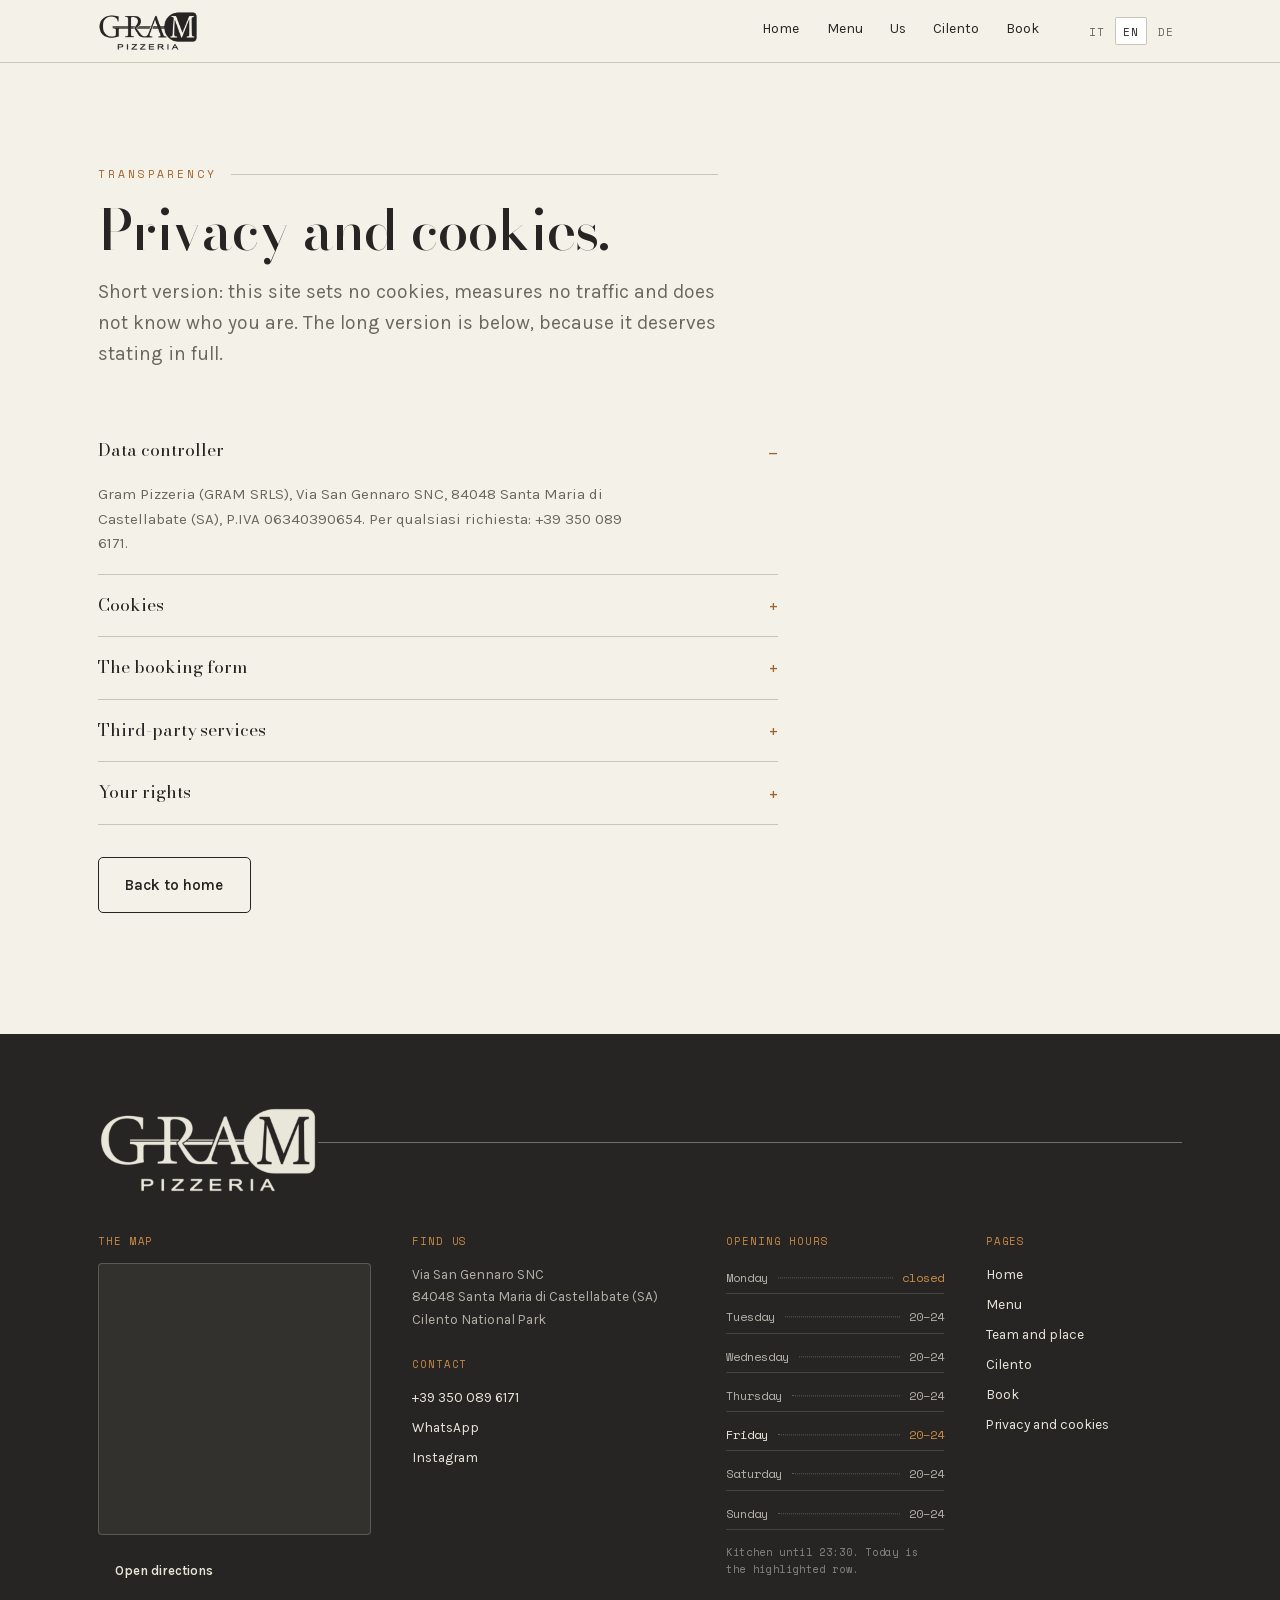
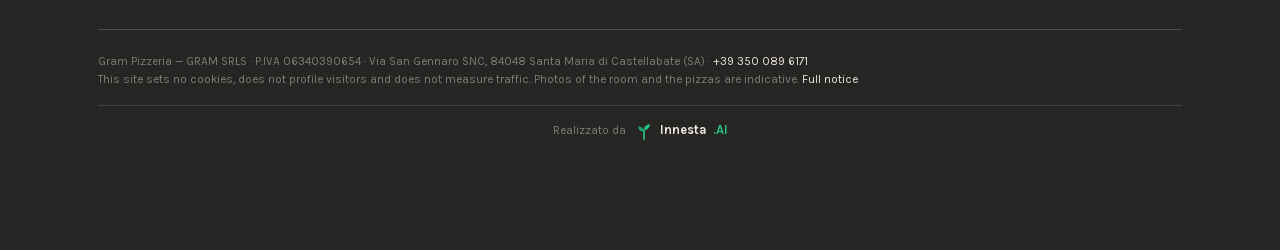
<file: privacy.html>
<!DOCTYPE html>
<html lang="it">
<head>
<meta charset="utf-8">
<meta name="viewport" content="width=device-width, initial-scale=1, viewport-fit=cover">
<title>Privacy e cookie — Gram Pizzeria</title>
<meta name="description" content="Questo sito non installa cookie, non profila e non misura il traffico. Informativa completa su dati, modulo di prenotazione e servizi di terzi.">
<meta name="theme-color" content="#262523">
<link rel="canonical" href="https://www.grampizzeria.it/privacy.html">
<link rel="icon" href="/favicon.ico" sizes="32x32">
<link rel="icon" href="assets/favicon-32.png" type="image/png" sizes="32x32">
<link rel="apple-touch-icon" href="assets/apple-touch-icon.png">
<link rel="manifest" href="site.webmanifest">
<meta name="robots" content="noindex,follow">
<meta property="og:type" content="restaurant">
<meta property="og:site_name" content="Gram Pizzeria">
<meta property="og:title" content="Privacy e cookie — Gram Pizzeria">
<meta property="og:description" content="Questo sito non installa cookie, non profila e non misura il traffico. Informativa completa su dati, modulo di prenotazione e servizi di terzi.">
<meta property="og:url" content="https://www.grampizzeria.it/privacy.html">
<meta property="og:image" content="https://www.grampizzeria.it/assets/og.jpg">
<meta property="og:image:width" content="1200">
<meta property="og:image:height" content="630">
<meta property="og:locale" content="it_IT">
<meta property="og:locale:alternate" content="en_GB">
<meta property="og:locale:alternate" content="de_DE">
<meta name="twitter:card" content="summary_large_image">
<link rel="preload" href="assets/fonts/bodonimoda-normal-400-900-latin.woff2" as="font" type="font/woff2" crossorigin>
<link rel="preload" href="assets/fonts/bodonimoda-italic-400-700-latin.woff2" as="font" type="font/woff2" crossorigin>
<link rel="preload" href="assets/fonts/karla-normal-300-700-latin.woff2" as="font" type="font/woff2" crossorigin>
<link rel="stylesheet" href="assets/fonts.css">
<link rel="stylesheet" href="assets/styles.css">
<script type="application/ld+json">
{"@context":"https://schema.org","@type":"BreadcrumbList","itemListElement":[{"@type":"ListItem","position":1,"name":"Home","item":"https://www.grampizzeria.it/"},{"@type":"ListItem","position":2,"name":"Privacy e cookie","item":"https://www.grampizzeria.it/privacy.html"}]}
</script>
<style>.gram-hydrating [data-content]{opacity:0}[data-content]{transition:opacity .28s ease}</style>
<script>document.documentElement.classList.add('gram-hydrating');setTimeout(function(){document.documentElement.classList.remove('gram-hydrating')},1500)</script>
</head>
<body data-page="privacy">
<a class="skip" href="#main" data-i18n data-it="Vai al contenuto" data-en="Skip to content" data-de="Zum Inhalt springen">Vai al contenuto</a>
<header class="top">
  <div class="bar">
    <a href="index.html" aria-label="Gram Pizzeria — home"><span class="logo"></span></a>
    <button class="burger" id="burger" aria-expanded="false" aria-controls="nav">Menu</button>
    <nav class="nav" id="nav" aria-label="Principale">
      <p class="nav-lab" data-i18n data-it="Pagine" data-en="Pages" data-de="Seiten">Pagine</p>
      <a href="index.html" data-nav="home" data-i18n data-it="Home" data-en="Home" data-de="Start">Home</a>
      <a href="menu.html" data-nav="menu" data-i18n data-it="Menù" data-en="Menu" data-de="Karte">Menù</a>
      <a href="noi.html" data-nav="noi" data-i18n data-it="Noi" data-en="Us" data-de="Wir">Noi</a>
      <a href="cilento.html" data-nav="cilento">Cilento</a>
      <a href="prenota.html" data-nav="prenota" data-i18n data-it="Prenota" data-en="Book" data-de="Reservieren">Prenota</a>
      <div class="nav-foot">
        <a href="tel:+393500896171" data-content="telefono">+39 350 089 6171</a>
        <a href="https://wa.me/393500896171" target="_blank" rel="noopener">WhatsApp</a>
        <a href="https://www.instagram.com/grampizzeria" target="_blank" rel="noopener">Instagram</a>
      </div>
    </nav>
    <div class="langs" role="group" aria-label="Lingua">
      <button type="button" data-lang="it" aria-pressed="true">IT</button>
      <button type="button" data-lang="en" aria-pressed="false">EN</button>
      <button type="button" data-lang="de" aria-pressed="false">DE</button>
    </div>
  </div>
</header>
<div class="scrim" id="scrim" aria-hidden="true"></div>
<main id="main">
<div class="block">
    <div class="wrap">
      <div class="head">
        <p class="eyebrow" data-content="privacy.occhiello" data-i18n data-it="Trasparenza" data-en="Transparency" data-de="Transparenz">Trasparenza</p>
        <h2 data-content="privacy.titolo" data-i18n data-it="Privacy e cookie." data-en="Privacy and cookies." data-de="Datenschutz und Cookies.">Privacy e cookie.</h2>
        <p class="lede" data-i18n
           data-it="Versione breve: questo sito non installa cookie, non misura il traffico e non sa chi siete. Sotto c'è la versione lunga, perché va detta per intero."
           data-en="Short version: this site sets no cookies, measures no traffic and does not know who you are. The long version is below, because it deserves stating in full."
           data-de="Kurzfassung: Diese Website setzt keine Cookies, misst keinen Traffic und weiß nicht, wer Sie sind. Die Langfassung steht unten.">Versione breve: questo sito non installa cookie, non misura il traffico e non sa chi siete. Sotto c'è la versione lunga, perché va detta per intero.</p>
      </div>
      <div class="faq">
        <details open>
          <summary data-i18n data-it="Chi tratta i dati" data-en="Data controller" data-de="Verantwortlicher">Chi tratta i dati</summary>
          <div class="a">Gram Pizzeria (GRAM SRLS), Via San Gennaro SNC, 84048 Santa Maria di Castellabate (SA), P.IVA 06340390654. Per qualsiasi richiesta: +39 350 089 6171.</div>
        </details>
        <details>
          <summary data-i18n data-it="Cookie" data-en="Cookies" data-de="Cookies">Cookie</summary>
          <div class="a" data-i18n
            data-it="Nessuno. Non ci sono cookie tecnici, di profilazione o di terze parti, e non c'è alcuno strumento di statistica. La lingua che scegliete viaggia nell'indirizzo della pagina e non viene salvata sul vostro dispositivo: per questo non vedete nessun banner."
            data-en="None. There are no technical, profiling or third-party cookies, and no analytics tool. The language you pick travels in the page address and is not stored on your device: that is why you see no banner."
            data-de="Keine. Weder technische noch Profiling- oder Drittanbieter-Cookies, und kein Analysewerkzeug. Die gewählte Sprache steht in der Adresse und wird nicht gespeichert.">Nessuno. Non ci sono cookie tecnici, di profilazione o di terze parti, e non c'è alcuno strumento di statistica. La lingua che scegliete viaggia nell'indirizzo della pagina e non viene salvata sul vostro dispositivo: per questo non vedete nessun banner.</div>
        </details>
        <details>
          <summary data-i18n data-it="Il modulo di prenotazione" data-en="The booking form" data-de="Das Reservierungsformular">Il modulo di prenotazione</summary>
          <div class="a" data-i18n
            data-it="Quello che scrivete nel modulo non viene inviato a questo sito e non passa da nessun nostro server: resta nel browser finché premete il pulsante, che compone un messaggio e apre WhatsApp. Da lì in poi valgono le condizioni di WhatsApp. Il messaggio resta nella nostra chat il tempo necessario a gestire la prenotazione."
            data-en="What you type is never sent to this site and passes through no server of ours: it stays in your browser until you press the button, which composes a message and opens WhatsApp. From there WhatsApp's own terms apply. We keep the message only as long as needed to handle the booking."
            data-de="Ihre Eingaben werden nicht an diese Website gesendet und laufen über keinen unserer Server: sie bleiben im Browser, bis Sie die Schaltfläche antippen, die eine Nachricht verfasst und WhatsApp öffnet. Danach gelten die Bedingungen von WhatsApp.">Quello che scrivete nel modulo non viene inviato a questo sito e non passa da nessun nostro server: resta nel browser finché premete il pulsante, che compone un messaggio e apre WhatsApp. Da lì in poi valgono le condizioni di WhatsApp. Il messaggio resta nella nostra chat il tempo necessario a gestire la prenotazione.</div>
        </details>
        <details>
          <summary data-i18n data-it="Servizi di terzi" data-en="Third-party services" data-de="Dienste Dritter">Servizi di terzi</summary>
          <div class="a" data-i18n
            data-it="Tre, e li dichiariamo perché comportano una connessione verso l'esterno. I caratteri tipografici arrivano da Google Fonts, che riceve il vostro indirizzo IP. La mappa in fondo alla pagina è di OpenStreetMap e si carica solo quando ci scorrete sopra. Il sito è ospitato da Netlify, che registra gli accessi ai propri server per motivi tecnici."
            data-en="Three, declared here because they involve an outside connection. Typefaces come from Google Fonts, which receives your IP address. The map at the foot of the page is OpenStreetMap and loads only when you scroll to it. The site is hosted by Netlify, which logs server access for technical reasons."
            data-de="Drei, hier deklariert, weil sie eine externe Verbindung erfordern. Die Schriften kommen von Google Fonts, das Ihre IP-Adresse erhält. Die Karte am Seitenende stammt von OpenStreetMap und lädt erst beim Scrollen. Gehostet wird die Seite von Netlify.">Tre, e li dichiariamo perché comportano una connessione verso l'esterno. I caratteri tipografici arrivano da Google Fonts, che riceve il vostro indirizzo IP. La mappa in fondo alla pagina è di OpenStreetMap e si carica solo quando ci scorrete sopra. Il sito è ospitato da Netlify, che registra gli accessi ai propri server per motivi tecnici.</div>
        </details>
        <details>
          <summary data-i18n data-it="I vostri diritti" data-en="Your rights" data-de="Ihre Rechte">I vostri diritti</summary>
          <div class="a" data-i18n
            data-it="Ai sensi del Regolamento UE 2016/679 potete chiedere in qualsiasi momento quali dati vostri conserviamo, correggerli o farli cancellare. Nel nostro caso si tratta quasi sempre di un messaggio WhatsApp: basta chiedercelo sulla stessa chat, o al telefono."
            data-en="Under EU Regulation 2016/679 you may at any time ask what data of yours we hold, and have it corrected or deleted. In our case that is almost always a WhatsApp message: just ask us in the same chat, or by phone."
            data-de="Nach der EU-Verordnung 2016/679 können Sie jederzeit erfahren, welche Daten wir speichern, und deren Berichtigung oder Löschung verlangen. Meist ist es eine WhatsApp-Nachricht: fragen Sie einfach im selben Chat.">Ai sensi del Regolamento UE 2016/679 potete chiedere in qualsiasi momento quali dati vostri conserviamo, correggerli o farli cancellare. Nel nostro caso si tratta quasi sempre di un messaggio WhatsApp: basta chiedercelo sulla stessa chat, o al telefono.</div>
        </details>
      </div>
      <p style="margin-top:2rem"><a class="btn btn--ghost" href="index.html" data-i18n data-it="Torna alla home" data-en="Back to home" data-de="Zur Startseite">Torna alla home</a></p>
    </div>
  </div>
</main>
<footer class="site">
  <div class="wrap">
    <div class="brandline"><span class="logo"></span><span class="rule" aria-hidden="true"></span></div>
    <div class="cols">

      <div>
        <h4 data-i18n data-it="La mappa" data-en="The map" data-de="Die Karte">La mappa</h4>
        <div class="map">
          <iframe title="Gram Pizzeria — Via San Gennaro, Santa Maria di Castellabate" loading="lazy" referrerpolicy="no-referrer-when-downgrade"
            src="https://www.openstreetmap.org/export/embed.html?bbox=14.9424%2C40.2734%2C14.9654%2C40.2844&amp;layer=mapnik&amp;marker=40.2789%2C14.9539"></iframe>
        </div>
        <a class="btn btn--ghost" href="https://www.google.com/maps/search/?api=1&amp;query=Gram+Pizzeria+Via+San+Gennaro+Santa+Maria+di+Castellabate" target="_blank" rel="noopener" data-btn-label="indicazioni" data-i18n data-it="Apri le indicazioni" data-en="Open directions" data-de="Route öffnen">Apri le indicazioni</a>
      </div>

      <div>
        <h4 data-i18n data-it="Dove siamo" data-en="Find us" data-de="Anfahrt">Dove siamo</h4>
        <address>
          Via San Gennaro SNC<br>
          84048 Santa Maria di Castellabate (SA)<br>
          <span data-i18n data-it="Parco Nazionale del Cilento" data-en="Cilento National Park" data-de="Nationalpark Cilento">Parco Nazionale del Cilento</span>
        </address>
        <h4 data-i18n data-it="Contatti" data-en="Contact" data-de="Kontakt">Contatti</h4>
        <ul>
          <li><a href="tel:+393500896171" data-content="telefono">+39 350 089 6171</a></li>
          <li><a href="https://wa.me/393500896171" target="_blank" rel="noopener">WhatsApp</a></li>
          <li data-content="social"><a href="https://www.instagram.com/grampizzeria" target="_blank" rel="noopener">Instagram</a></li>
        </ul>
      </div>

      <div>
        <h4 data-i18n data-it="Orari" data-en="Opening hours" data-de="Öffnungszeiten">Orari</h4>
        <ul class="hours" id="hoursList">
          <li data-day="1" class="off"><span data-i18n data-it="Lunedì" data-en="Monday" data-de="Montag">Lunedì</span><span class="dots"></span><span class="v" data-i18n data-it="chiuso" data-en="closed" data-de="geschl.">chiuso</span></li>
          <li data-day="2"><span data-i18n data-it="Martedì" data-en="Tuesday" data-de="Dienstag">Martedì</span><span class="dots"></span><span class="v">20–24</span></li>
          <li data-day="3"><span data-i18n data-it="Mercoledì" data-en="Wednesday" data-de="Mittwoch">Mercoledì</span><span class="dots"></span><span class="v">20–24</span></li>
          <li data-day="4"><span data-i18n data-it="Giovedì" data-en="Thursday" data-de="Donnerstag">Giovedì</span><span class="dots"></span><span class="v">20–24</span></li>
          <li data-day="5"><span data-i18n data-it="Venerdì" data-en="Friday" data-de="Freitag">Venerdì</span><span class="dots"></span><span class="v">20–24</span></li>
          <li data-day="6"><span data-i18n data-it="Sabato" data-en="Saturday" data-de="Samstag">Sabato</span><span class="dots"></span><span class="v">20–24</span></li>
          <li data-day="0"><span data-i18n data-it="Domenica" data-en="Sunday" data-de="Sonntag">Domenica</span><span class="dots"></span><span class="v">20–24</span></li>
        </ul>
        <p class="micro" data-i18n
           data-it="Cucina fino alle 23:30. Oggi è la riga evidenziata."
           data-en="Kitchen until 23:30. Today is the highlighted row."
           data-de="Küche bis 23:30. Heute ist die markierte Zeile.">Cucina fino alle 23:30. Oggi è la riga evidenziata.</p>
      </div>

      <div>
        <h4 data-i18n data-it="Pagine" data-en="Pages" data-de="Seiten">Pagine</h4>
        <ul>
          <li><a href="index.html">Home</a></li>
          <li><a href="menu.html" data-i18n data-it="Menù" data-en="Menu" data-de="Karte">Menù</a></li>
          <li><a href="noi.html" data-i18n data-it="Squadra e locale" data-en="Team and place" data-de="Team und Lokal">Squadra e locale</a></li>
          <li><a href="cilento.html" data-i18n data-it="Il Cilento" data-en="Cilento" data-de="Cilento">Il Cilento</a></li>
          <li><a href="prenota.html" data-i18n data-it="Prenota" data-en="Book" data-de="Reservieren">Prenota</a></li>
          <li><a href="privacy.html" data-i18n data-it="Privacy e cookie" data-en="Privacy and cookies" data-de="Datenschutz">Privacy e cookie</a></li>
        </ul>
      </div>

    </div>
    <p class="fine">
      Gram Pizzeria — GRAM SRLS · P.IVA 06340390654 · Via San Gennaro SNC, 84048 Santa Maria di Castellabate (SA) ·
      <a href="tel:+393500896171" data-content="telefono">+39 350 089 6171</a><br>
      <span data-i18n
        data-it="Questo sito non usa cookie, non profila e non misura il traffico. Le foto del locale e delle pizze sono indicative."
        data-en="This site sets no cookies, does not profile visitors and does not measure traffic. Photos of the room and the pizzas are indicative."
        data-de="Diese Website setzt keine Cookies, erstellt keine Profile und misst keinen Traffic. Fotos sind unverbindlich.">Questo sito non usa cookie, non profila e non misura il traffico. Le foto del locale e delle pizze sono indicative.</span>
      <a href="privacy.html" data-i18n data-it="Informativa completa" data-en="Full notice" data-de="Vollständige Hinweise">Informativa completa</a>
    </p>
    <p class="fine" style="margin-top:1rem;padding-top:.9rem;border-top:1px solid rgba(140,140,140,.28);display:flex;align-items:center;justify-content:center;gap:8px;flex-wrap:wrap">Realizzato da <a href="https://www.innesta.ai/" target="_blank" rel="noopener" style="display:inline-flex;align-items:center;gap:6px;text-decoration:none;color:#e9e6da;font-weight:700;font-size:1.1em"><svg width="20" height="20" viewBox="0 0 24 24" fill="none" aria-hidden="true"><path d="M12 22V11" stroke="#27c184" stroke-width="2" stroke-linecap="round"/><path d="M12 13C12 9 9 6.5 5 6.5C5 10.5 8 13 12 13Z" fill="#1f9d6b"/><path d="M12 11C12 7 15 4 19 4C19 8 16 11 12 11Z" fill="#27c184"/></svg>Innesta<span style="color:#27c184">.AI</span></a></p>
  </div>
</footer>
<div class="dock on-dark" id="dock">
  <a class="btn" href="prenota.html" data-i18n data-it="Prenota" data-en="Book" data-de="Reservieren">Prenota</a>
  <a class="btn btn--ghost" href="tel:+393500896171" data-i18n data-it="Chiama" data-en="Call" data-de="Anrufen">Chiama</a>
</div>

<script src="assets/app.js?v=7" defer></script>
<script src="assets/content-loader.js?v=9" defer></script>
</body>
</html>
</file>
<file: assets/fonts.css>
/* Font self-hosted (Bodoni Moda, Karla, Space Mono — SIL OFL). Generati da Google Fonts. */
@font-face {
  font-family: 'Bodoni Moda';
  font-style: italic;
  font-display: swap;
  font-weight: 400 700;
  src: url(fonts/bodonimoda-italic-400-700-latin-ext.woff2) format('woff2');
  unicode-range: U+0100-02BA, U+02BD-02C5, U+02C7-02CC, U+02CE-02D7, U+02DD-02FF, U+0304, U+0308, U+0329, U+1D00-1DBF, U+1E00-1E9F, U+1EF2-1EFF, U+2020, U+20A0-20AB, U+20AD-20C0, U+2113, U+2C60-2C7F, U+A720-A7FF;
}
@font-face {
  font-family: 'Bodoni Moda';
  font-style: italic;
  font-display: swap;
  font-weight: 400 700;
  src: url(fonts/bodonimoda-italic-400-700-latin.woff2) format('woff2');
  unicode-range: U+0000-00FF, U+0131, U+0152-0153, U+02BB-02BC, U+02C6, U+02DA, U+02DC, U+0304, U+0308, U+0329, U+2000-206F, U+20AC, U+2122, U+2191, U+2193, U+2212, U+2215, U+FEFF, U+FFFD;
}
@font-face {
  font-family: 'Bodoni Moda';
  font-style: normal;
  font-display: swap;
  font-weight: 400 900;
  src: url(fonts/bodonimoda-normal-400-900-latin-ext.woff2) format('woff2');
  unicode-range: U+0100-02BA, U+02BD-02C5, U+02C7-02CC, U+02CE-02D7, U+02DD-02FF, U+0304, U+0308, U+0329, U+1D00-1DBF, U+1E00-1E9F, U+1EF2-1EFF, U+2020, U+20A0-20AB, U+20AD-20C0, U+2113, U+2C60-2C7F, U+A720-A7FF;
}
@font-face {
  font-family: 'Bodoni Moda';
  font-style: normal;
  font-display: swap;
  font-weight: 400 900;
  src: url(fonts/bodonimoda-normal-400-900-latin.woff2) format('woff2');
  unicode-range: U+0000-00FF, U+0131, U+0152-0153, U+02BB-02BC, U+02C6, U+02DA, U+02DC, U+0304, U+0308, U+0329, U+2000-206F, U+20AC, U+2122, U+2191, U+2193, U+2212, U+2215, U+FEFF, U+FFFD;
}
@font-face {
  font-family: 'Karla';
  font-style: italic;
  font-display: swap;
  font-weight: 300 500;
  src: url(fonts/karla-italic-300-500-latin-ext.woff2) format('woff2');
  unicode-range: U+0100-02BA, U+02BD-02C5, U+02C7-02CC, U+02CE-02D7, U+02DD-02FF, U+0304, U+0308, U+0329, U+1D00-1DBF, U+1E00-1E9F, U+1EF2-1EFF, U+2020, U+20A0-20AB, U+20AD-20C0, U+2113, U+2C60-2C7F, U+A720-A7FF;
}
@font-face {
  font-family: 'Karla';
  font-style: italic;
  font-display: swap;
  font-weight: 300 500;
  src: url(fonts/karla-italic-300-500-latin.woff2) format('woff2');
  unicode-range: U+0000-00FF, U+0131, U+0152-0153, U+02BB-02BC, U+02C6, U+02DA, U+02DC, U+0304, U+0308, U+0329, U+2000-206F, U+20AC, U+2122, U+2191, U+2193, U+2212, U+2215, U+FEFF, U+FFFD;
}
@font-face {
  font-family: 'Karla';
  font-style: normal;
  font-display: swap;
  font-weight: 300 700;
  src: url(fonts/karla-normal-300-700-latin-ext.woff2) format('woff2');
  unicode-range: U+0100-02BA, U+02BD-02C5, U+02C7-02CC, U+02CE-02D7, U+02DD-02FF, U+0304, U+0308, U+0329, U+1D00-1DBF, U+1E00-1E9F, U+1EF2-1EFF, U+2020, U+20A0-20AB, U+20AD-20C0, U+2113, U+2C60-2C7F, U+A720-A7FF;
}
@font-face {
  font-family: 'Karla';
  font-style: normal;
  font-display: swap;
  font-weight: 300 700;
  src: url(fonts/karla-normal-300-700-latin.woff2) format('woff2');
  unicode-range: U+0000-00FF, U+0131, U+0152-0153, U+02BB-02BC, U+02C6, U+02DA, U+02DC, U+0304, U+0308, U+0329, U+2000-206F, U+20AC, U+2122, U+2191, U+2193, U+2212, U+2215, U+FEFF, U+FFFD;
}
@font-face {
  font-family: 'Space Mono';
  font-style: normal;
  font-display: swap;
  font-weight: 400;
  src: url(fonts/spacemono-normal-400-latin-ext.woff2) format('woff2');
  unicode-range: U+0100-02BA, U+02BD-02C5, U+02C7-02CC, U+02CE-02D7, U+02DD-02FF, U+0304, U+0308, U+0329, U+1D00-1DBF, U+1E00-1E9F, U+1EF2-1EFF, U+2020, U+20A0-20AB, U+20AD-20C0, U+2113, U+2C60-2C7F, U+A720-A7FF;
}
@font-face {
  font-family: 'Space Mono';
  font-style: normal;
  font-display: swap;
  font-weight: 400;
  src: url(fonts/spacemono-normal-400-latin.woff2) format('woff2');
  unicode-range: U+0000-00FF, U+0131, U+0152-0153, U+02BB-02BC, U+02C6, U+02DA, U+02DC, U+0304, U+0308, U+0329, U+2000-206F, U+20AC, U+2122, U+2191, U+2193, U+2212, U+2215, U+FEFF, U+FFFD;
}
@font-face {
  font-family: 'Space Mono';
  font-style: normal;
  font-display: swap;
  font-weight: 700;
  src: url(fonts/spacemono-normal-700-latin-ext.woff2) format('woff2');
  unicode-range: U+0100-02BA, U+02BD-02C5, U+02C7-02CC, U+02CE-02D7, U+02DD-02FF, U+0304, U+0308, U+0329, U+1D00-1DBF, U+1E00-1E9F, U+1EF2-1EFF, U+2020, U+20A0-20AB, U+20AD-20C0, U+2113, U+2C60-2C7F, U+A720-A7FF;
}
@font-face {
  font-family: 'Space Mono';
  font-style: normal;
  font-display: swap;
  font-weight: 700;
  src: url(fonts/spacemono-normal-700-latin.woff2) format('woff2');
  unicode-range: U+0000-00FF, U+0131, U+0152-0153, U+02BB-02BC, U+02C6, U+02DA, U+02DC, U+0304, U+0308, U+0329, U+2000-206F, U+20AC, U+2122, U+2191, U+2193, U+2212, U+2215, U+FEFF, U+FFFD;
}
</file>
<file: assets/styles.css>
/* ================================================================
   GRAM — sistema derivato dal marchio: crema su nero caldo,
   didone ad alto contrasto, la riga che taglia la parola.
   ================================================================ */
:root{
  --nero:#262523; --nero-2:#33312D;
  --crema:#E9E6DA; --carta:#F3F1E8;
  --fumo:#6B675E; --rame:#A2622C; --rame-lux:#C98A45; --linea:#CBC5B5;
  --w:1180px; --pad:clamp(1.25rem,5vw,3rem); --gap:clamp(3.25rem,8vw,7rem);
  --headh:62px;
}
*,*::before,*::after{box-sizing:border-box}
html{-webkit-text-size-adjust:100%}
html,body{overflow-x:hidden;max-width:100%}
p,li,dd,summary,.desc,.lede{overflow-wrap:break-word}
.hero-grid>*,.two>*,.menu-groups>*,.row2>*,.form>*,.field>*,.spec li>*,.cards>*{min-width:0}
input,select,textarea{max-width:100%}
@media (prefers-reduced-motion:reduce){*{animation-duration:.01ms!important;transition-duration:.01ms!important}}

body{margin:0;background:var(--carta);color:var(--nero);font-family:"Karla",system-ui,sans-serif;font-size:clamp(1rem,.96rem + .2vw,1.08rem);line-height:1.62;-webkit-font-smoothing:antialiased}
img{max-width:100%;display:block}
a{color:inherit}
.wrap{max-width:var(--w);margin-inline:auto;padding-inline:var(--pad)}

/* ---------- marchio (maschera con canale alfa) ---------- */
.logo{display:block;width:var(--lw,110px);aspect-ratio:660/264;background-color:currentColor;
  -webkit-mask:url("logo.png") center/contain no-repeat;mask:url("logo.png") center/contain no-repeat}
/* FIRMA: la riga che nel marchio taglia GRAM prosegue nella pagina */
.brandline{display:flex;align-items:flex-start}
.brandline .logo{flex:none}
.brandline .rule{flex:1;height:1px;background:currentColor;opacity:.38;margin-top:calc(var(--lw) * .162)}

/* ---------- tipografia ---------- */
h1,h2,h3{font-family:"Bodoni Moda",Georgia,serif;font-weight:500;margin:0;line-height:1.04;letter-spacing:-.012em}
h2{font-size:clamp(1.95rem,1.25rem + 3.2vw,3.5rem)}
h3{font-size:clamp(1.25rem,1.08rem + .85vw,1.7rem);line-height:1.16}
p{margin:0 0 1.1em}
.lede{font-size:clamp(1.04rem,1rem + .4vw,1.2rem);max-width:56ch;color:var(--fumo)}
.eyebrow{font-family:"Space Mono",ui-monospace,monospace;font-size:.7rem;letter-spacing:.26em;text-transform:uppercase;color:var(--rame);margin:0 0 1.1rem;display:flex;align-items:center;gap:.85rem}
.eyebrow::after{content:"";flex:1;height:1px;background:var(--linea)}

/* ---------- header + navigazione ---------- */
/* NB: niente backdrop-filter qui. Un ancestor con backdrop-filter diventa
   blocco contenitore per i figli position:fixed e romperebbe l'overlay del menu. */
.top{position:sticky;top:0;z-index:80;background:var(--carta);border-bottom:1px solid var(--linea)}
.top .bar{display:flex;align-items:center;gap:1rem;height:var(--headh);max-width:var(--w);margin-inline:auto;padding-inline:var(--pad)}
.top .logo{--lw:100px;color:var(--nero)}
.burger{margin-left:auto;font-family:"Space Mono",monospace;font-size:.7rem;letter-spacing:.16em;text-transform:uppercase;background:none;border:1px solid var(--linea);color:var(--nero);padding:.45rem .7rem;border-radius:3px;cursor:pointer}
.nav a{text-decoration:none}
[data-go]{cursor:pointer}
@media (max-width:899px){
  .scrim{position:fixed;inset:var(--headh) 0 0;background:rgba(38,37,35,.5);z-index:74;
         opacity:0;pointer-events:none;transition:opacity .25s ease}
  .scrim.open{opacity:1;pointer-events:auto}
  .nav{position:fixed;top:var(--headh);left:0;right:0;z-index:76;
       background:var(--nero);color:var(--crema);display:block;
       padding:1.3rem var(--pad) 1.5rem;border-bottom:1px solid rgba(233,230,218,.22);
       box-shadow:0 22px 40px -26px rgba(0,0,0,.8);
       transform:translateY(-10px);opacity:0;visibility:hidden;
       transition:opacity .24s ease,transform .24s ease,visibility .24s}
  .nav.open{transform:none;opacity:1;visibility:visible}
  .nav a{display:block;font-family:"Bodoni Moda",serif;font-size:1.32rem;line-height:1.25;
         padding:.62rem 0;border-bottom:1px solid rgba(233,230,218,.14)}
  .nav a[aria-current="page"]{color:var(--rame-lux)}
  .nav-lab{font-family:"Space Mono",monospace;font-size:.62rem;letter-spacing:.24em;text-transform:uppercase;
           color:var(--rame-lux);margin:0 0 .55rem}
  .nav-foot{display:flex;flex-wrap:wrap;gap:.5rem 1.3rem;margin-top:1.15rem;padding-top:1rem;
            border-top:1px solid rgba(233,230,218,.14)}
  .nav-foot a{font-family:"Space Mono",monospace;font-size:.7rem;letter-spacing:.08em;
              padding:0;border:0;color:rgba(233,230,218,.78);display:inline}
  body.navopen{overflow:hidden}
}
@media (min-width:900px){ .scrim{display:none} }
@media (min-width:900px){
  .burger{display:none}
  .nav{margin-left:auto;display:flex;gap:1.7rem}
  .nav-lab,.nav-foot{display:none}
  .nav a{font-size:.87rem;padding-bottom:2px;border-bottom:1px solid transparent}
  .nav a:hover{border-bottom-color:var(--rame)}
  .nav a[aria-current="page"]{border-bottom-color:var(--nero)}
}
.langs{display:flex;gap:.15rem;align-items:center;margin-left:.65rem}
@media (min-width:900px){.langs{margin-left:1.6rem}}
.langs button{font-family:"Space Mono",monospace;font-size:.7rem;letter-spacing:.12em;background:none;border:1px solid transparent;color:var(--fumo);padding:.3rem .42rem;cursor:pointer;border-radius:2px}
.langs button[aria-pressed="true"]{color:var(--nero);border-color:var(--linea);background:#fff}

/* ---------- bottoni ---------- */
.btn{display:inline-flex;align-items:center;justify-content:center;gap:.6rem;font-family:"Karla",sans-serif;font-size:.95rem;font-weight:600;padding:.92rem 1.65rem;text-decoration:none;cursor:pointer;border:1px solid var(--nero);background:var(--nero);color:var(--crema);border-radius:5px;transition:transform .18s ease,background .18s ease,color .18s ease}
.btn:hover{transform:translateY(-2px)}
.btn--ghost{background:transparent;color:var(--nero)}
.btn--ghost:hover{background:var(--nero);color:var(--crema)}
.on-dark .btn{background:var(--crema);border-color:var(--crema);color:var(--nero)}
.on-dark .btn--ghost{background:transparent;color:var(--crema);border-color:rgba(233,230,218,.42)}
.on-dark .btn--ghost:hover{background:var(--crema);color:var(--nero)}
.btn--wide{width:100%}
:focus-visible{outline:2px solid var(--rame-lux);outline-offset:3px}
.cta{display:flex;flex-wrap:wrap;gap:.7rem}

/* ---------- viste ---------- */
.block{padding-block:var(--gap)}
.band{background:var(--crema)}
.dark{background:var(--nero);color:var(--crema)}
.dark .eyebrow{color:var(--rame-lux)}
.dark .eyebrow::after{background:rgba(233,230,218,.24)}
.dark .lede{color:rgba(233,230,218,.72)}
.two{display:grid;gap:clamp(2rem,4vw,4rem)}
@media (min-width:860px){.two{grid-template-columns:1fr 1fr}}
.head{max-width:62ch;margin-bottom:clamp(2rem,4vw,3.25rem)}
.head h2{margin-bottom:1.05rem}

/* ================= HERO ================= */
.hero{background:var(--nero);color:var(--crema);padding-block:clamp(2.5rem,6vw,4.5rem) 0}
.hero-grid{display:grid;gap:clamp(2rem,5vw,4rem);align-items:end}
@media (min-width:940px){.hero-grid{grid-template-columns:1.02fr .98fr}}
.hero .brandline{--lw:clamp(200px,42vw,390px);margin-bottom:1.6rem}
.place{font-family:"Space Mono",monospace;font-size:clamp(.6rem,.5rem + .45vw,.72rem);letter-spacing:clamp(.08em,.02em + .5vw,.19em);text-transform:uppercase;color:rgba(233,230,218,.6);margin:0 0 1.9rem;line-height:1.8}
.thesis{font-family:"Bodoni Moda",serif;font-style:italic;font-weight:400;font-size:clamp(1.45rem,1.1rem + 1.7vw,2.3rem);line-height:1.18;max-width:17ch;margin:0 0 1.4rem}
.hero .lede{color:rgba(233,230,218,.74)}
.hero .cta{margin-bottom:clamp(2.25rem,5vw,0rem)}
.portrait{margin:0;align-self:end}
.portrait img{width:100%;height:auto;border-radius:3px 3px 0 0;filter:contrast(1.03) saturate(.96)}
.portrait figcaption{font-family:"Space Mono",monospace;font-size:.66rem;letter-spacing:.11em;text-transform:uppercase;color:rgba(233,230,218,.55);padding:.8rem 0 1.2rem;display:flex;gap:.7rem;align-items:baseline}
.portrait figcaption::before{content:"";width:26px;height:1px;background:var(--rame-lux);flex:none;transform:translateY(-.3em)}

/* ================= STASERA ================= */
.tonight{border-bottom:1px solid var(--linea);background:var(--crema)}
.tonight .inner{display:flex;flex-wrap:wrap;align-items:center;gap:.7rem 1.35rem;padding-block:.95rem;font-family:"Space Mono",monospace;font-size:.75rem;letter-spacing:.05em}
.dot{width:9px;height:9px;border-radius:50%;flex:none;background:var(--fumo)}
.dot.open{background:#5F7A4B;box-shadow:0 0 0 4px rgba(95,122,75,.2)}
.dot.shut{background:#A8483F}
.tonight .sep{opacity:.35}
.tonight a{color:var(--rame);text-underline-offset:3px}

/* ---------- scheda impasto ---------- */
.spec{background:var(--nero);color:var(--crema);padding:clamp(1.4rem,3.5vw,2.2rem);border-radius:4px;box-shadow:0 24px 55px -32px rgba(38,37,35,.7)}
.spec h3{font-family:"Space Mono",monospace;font-size:.7rem;letter-spacing:.24em;text-transform:uppercase;color:var(--rame-lux);margin:0 0 .3rem;font-weight:400}
.spec .sub{font-size:.76rem;color:rgba(233,230,218,.5);margin:0 0 1.3rem;font-family:"Space Mono",monospace}
.spec ul{list-style:none;margin:0;padding:0}
.spec li{display:flex;align-items:baseline;gap:.55rem;font-family:"Space Mono",monospace;font-size:clamp(.74rem,.68rem + .25vw,.85rem);padding:.4rem 0}
.spec .k{color:rgba(233,230,218,.84)}
@media (min-width:440px){.spec .k{white-space:nowrap}}
.spec .dots{flex:1 1 1rem;border-bottom:1px dotted rgba(233,230,218,.3);transform:translateY(-.3em);min-width:1rem}
.spec .v{color:var(--rame-lux);font-weight:700;white-space:nowrap;font-variant-numeric:tabular-nums;flex:none}
.spec li.rule{display:block;height:1px;padding:0;background:rgba(233,230,218,.2);margin:.75rem 0}
.spec .total .k{color:var(--crema)}
.spec .total .v{font-size:1.02rem}
.spec footer{margin-top:1.3rem;padding-top:.95rem;border-top:1px solid rgba(233,230,218,.2);font-size:.75rem;color:rgba(233,230,218,.58);line-height:1.55}

/* ================= MENU ================= */
.menu-groups{display:grid;gap:clamp(2.25rem,5vw,3.75rem)}
@media (min-width:900px){.menu-groups{grid-template-columns:1fr 1fr;gap:clamp(2.5rem,4vw,4.5rem)}}
.group h3{margin-bottom:.3rem}
.group .note{font-family:"Space Mono",monospace;font-size:.68rem;letter-spacing:.15em;text-transform:uppercase;color:var(--rame);margin:0 0 1.35rem}
.item{padding:.92rem 0;border-bottom:1px solid var(--linea)}
.item:first-of-type{border-top:1px solid var(--linea)}
.item .line{display:flex;align-items:baseline;gap:.6rem}
.item .name{font-family:"Bodoni Moda",serif;font-size:clamp(1.05rem,1rem + .3vw,1.18rem);font-weight:500;min-width:0}
@media (min-width:400px){.item .name{white-space:nowrap}}
.item .dots{flex:1 1 1.5rem;border-bottom:1px dotted var(--linea);transform:translateY(-.32em);min-width:1.5rem;align-self:flex-end;margin-bottom:.4em}
.item .price{font-family:"Space Mono",monospace;font-size:.92rem;font-weight:700;font-variant-numeric:tabular-nums;flex:none;align-self:flex-end}
.item .desc{margin:.26rem 0 0;font-size:.9rem;color:var(--fumo);line-height:1.5}
.tags{display:flex;flex-wrap:wrap;gap:.32rem;margin-top:.42rem}
.tag{font-family:"Space Mono",monospace;font-size:.58rem;letter-spacing:.12em;text-transform:uppercase;border:1px solid var(--linea);padding:.14rem .4rem;border-radius:2px;color:var(--fumo)}
.tag.veg{border-color:#7E8C67;color:#5E6B4A}
.menu-foot{margin-top:clamp(2rem,5vw,3rem);padding-top:1.35rem;border-top:2px solid var(--nero);display:flex;flex-wrap:wrap;gap:.85rem 2.3rem;font-family:"Space Mono",monospace;font-size:.72rem;letter-spacing:.05em;color:var(--fumo)}

/* ================= SCHEDE / GRIGLIE ================= */
.cards{display:grid;gap:clamp(1.25rem,3vw,2rem);grid-template-columns:repeat(auto-fit,minmax(210px,1fr))}
.person{margin:0}
.person img{width:100%;aspect-ratio:1/1;object-fit:cover;border-radius:4px}
.person .nm{font-family:"Bodoni Moda",serif;font-size:1.22rem;margin:.8rem 0 .1rem}
.person .rl{font-family:"Space Mono",monospace;font-size:.64rem;letter-spacing:.16em;text-transform:uppercase;color:var(--rame);margin:0 0 .45rem}
.person .bio{font-size:.88rem;color:var(--fumo);margin:0;line-height:1.5}
.dark .person .bio{color:rgba(233,230,218,.66)}

/* segnaposto foto = brief di scatto, non un buco */
.shot{position:relative;border:1px dashed var(--linea);border-radius:4px;background:
  repeating-linear-gradient(135deg,rgba(38,37,35,.035) 0 10px,transparent 10px 20px);
  display:flex;flex-direction:column;justify-content:flex-end;gap:.35rem;padding:.95rem;color:var(--fumo)}
.shot.sq{aspect-ratio:1/1}
.shot.wide{aspect-ratio:4/3}
.shot .lab{font-family:"Space Mono",monospace;font-size:.58rem;letter-spacing:.2em;text-transform:uppercase;color:var(--rame)}
.shot .brief{font-size:.8rem;line-height:1.42;margin:0}
.dark .shot{border-color:rgba(233,230,218,.28);color:rgba(233,230,218,.62);background:repeating-linear-gradient(135deg,rgba(233,230,218,.05) 0 10px,transparent 10px 20px)}
.dark .shot .lab{color:var(--rame-lux)}

/* riquadro idea / offerta */
.pitch{border:1px solid var(--linea);border-radius:5px;padding:clamp(1.25rem,3vw,1.9rem);background:var(--carta)}
.dark .pitch{border-color:rgba(233,230,218,.24);background:rgba(233,230,218,.05)}
.pitch h3{margin-bottom:.55rem}
.pitch p{margin:0 0 .9em;font-size:.94rem;color:var(--fumo)}
.dark .pitch p{color:rgba(233,230,218,.7)}
.pitch p:last-child{margin-bottom:0}

/* ================= LISTE A PUNTINI ================= */
.hours{list-style:none;margin:0 0 1.8rem;padding:0}
.hours li{display:flex;align-items:baseline;gap:.6rem;font-family:"Space Mono",monospace;font-size:.81rem;padding:.44rem 0;border-bottom:1px solid var(--linea)}
.dark .hours li{border-color:rgba(233,230,218,.2)}
.hours .dots{flex:1 1 1rem;border-bottom:1px dotted var(--linea);transform:translateY(-.3em);min-width:1rem}
.dark .hours .dots{border-color:rgba(233,230,218,.3)}
.hours .v{font-variant-numeric:tabular-nums;flex:none}
.hours li.off .v{color:#A8483F}
.hours li.now{color:var(--rame)}
.dark .hours li.now{color:var(--rame-lux)}

/* ================= FORM ================= */
.form{display:grid;gap:1rem}
.field{display:flex;flex-direction:column;gap:.4rem}
/* Il selettore data di iOS ha una larghezza minima propria: sotto i 560px
   non sta in mezza colonna e sborda sul campo accanto. Si impila. */
.row2{display:grid;gap:1rem;grid-template-columns:1fr}
@media (min-width:560px){.row2{grid-template-columns:1fr 1fr}}
label{font-family:"Space Mono",monospace;font-size:.66rem;letter-spacing:.17em;text-transform:uppercase;color:var(--rame-lux)}
input,select,textarea{font-family:"Karla",sans-serif;font-size:1rem;color:var(--crema);background:rgba(233,230,218,.07);border:1px solid rgba(233,230,218,.3);padding:.8rem .9rem;border-radius:3px;width:100%;min-width:0;display:block}
input[type="date"]{-webkit-appearance:none;appearance:none;text-align:left;min-height:3.05rem}
input[type="date"]::-webkit-date-and-time-value{text-align:left}
input[type="date"]::-webkit-calendar-picker-indicator{filter:invert(1);opacity:.55}
select{appearance:none;-webkit-appearance:none;padding-right:2.7rem;text-overflow:ellipsis;background-image:linear-gradient(45deg,transparent 50%,var(--rame-lux) 50%),linear-gradient(135deg,var(--rame-lux) 50%,transparent 50%);background-position:calc(100% - 20px) 55%,calc(100% - 14px) 55%;background-size:6px 6px;background-repeat:no-repeat}
select option{background:var(--nero);color:var(--crema)}
input::placeholder,textarea::placeholder{color:rgba(233,230,218,.4)}
textarea{resize:vertical;min-height:76px}
.form .hint{font-size:.8rem;color:rgba(233,230,218,.55);margin:0}

/* ================= INFO / FAQ ================= */
.contact{margin:0;padding:0;display:grid;gap:1.3rem}
.contact dt{font-family:"Space Mono",monospace;font-size:.66rem;letter-spacing:.17em;text-transform:uppercase;color:var(--rame);margin-bottom:.2rem}
.contact dd{margin:0;font-size:1.02rem}
.map{border:1px solid var(--linea);border-radius:4px;overflow:hidden;aspect-ratio:4/3;background:var(--crema)}
.map iframe{width:100%;height:100%;border:0;display:block;filter:grayscale(.4) contrast(1.05)}
.faq{max-width:68ch}
details{border-bottom:1px solid var(--linea)}
details summary{cursor:pointer;list-style:none;padding:1.05rem 0;font-family:"Bodoni Moda",serif;font-size:1.08rem;display:flex;align-items:center;gap:1rem}
details summary::-webkit-details-marker{display:none}
details summary::after{content:"+";margin-left:auto;font-family:"Space Mono",monospace;color:var(--rame);font-size:1.05rem;flex:none}
details[open] summary::after{content:"–"}
details .a{padding:0 0 1.15rem;color:var(--fumo);font-size:.94rem;max-width:60ch}

/* ================= FOOTER ================= */
footer.site{background:var(--nero);color:rgba(233,230,218,.72);padding-block:clamp(3rem,6vw,4.5rem) 6rem;font-size:.86rem}
footer.site .brandline{--lw:clamp(145px,25vw,220px);color:var(--crema);margin-bottom:2.4rem}
footer.site .cols{display:grid;gap:2.4rem}
@media (min-width:720px){footer.site .cols{grid-template-columns:1fr 1fr}}
@media (min-width:1000px){footer.site .cols{grid-template-columns:minmax(230px,1fr) 1fr .8fr .72fr;gap:2.6rem}}
footer.site .map{border:1px solid rgba(233,230,218,.22);border-radius:4px;overflow:hidden;aspect-ratio:1/1;background:var(--nero-2);margin-bottom:.9rem}
footer.site .map iframe{width:100%;height:100%;border:0;display:block;filter:grayscale(.55) contrast(1.1) brightness(.92)}
footer.site address{font-style:normal;line-height:1.65;margin:0 0 1.6rem}
footer.site .hours{margin:0 0 .9rem}
footer.site .hours li{border-color:rgba(233,230,218,.16);font-size:.76rem;padding:.34rem 0}
footer.site .hours .dots{border-bottom-color:rgba(233,230,218,.28)}
footer.site .hours li.off .v{color:#C98A45}
footer.site .hours li.now{color:var(--crema)}
footer.site .hours li.now .v{color:var(--rame-lux)}
footer.site .micro{font-family:"Space Mono",monospace;font-size:.66rem;letter-spacing:.06em;line-height:1.6;color:rgba(233,230,218,.5);margin:0}
footer.site .btn{padding:.6rem 1rem;font-size:.82rem}
footer.site h4{font-family:"Space Mono",monospace;font-size:.66rem;letter-spacing:.18em;text-transform:uppercase;color:var(--rame-lux);margin:0 0 .8rem;font-weight:400}
footer.site a{color:var(--crema);text-decoration:none;text-underline-offset:3px}
footer.site a:hover{text-decoration:underline}
footer.site ul{list-style:none;margin:0;padding:0;display:grid;gap:.48rem}
footer.site .fine{margin-top:2.3rem;padding-top:1.35rem;border-top:1px solid rgba(233,230,218,.2);font-size:.73rem;color:rgba(233,230,218,.45);line-height:1.6}

/* ================= dock mobile: compare solo dopo l'hero ================= */
.dock{position:fixed;left:0;right:0;bottom:0;z-index:70;display:flex;gap:.5rem;
  padding:.6rem var(--pad) calc(.6rem + env(safe-area-inset-bottom));
  background:rgba(38,37,35,.97);backdrop-filter:blur(10px);border-top:1px solid rgba(233,230,218,.18);
  transform:translateY(105%);transition:transform .28s ease;pointer-events:none}
.dock.show{transform:none;pointer-events:auto}
.dock .btn{flex:1;padding:.78rem 1rem;font-size:.9rem}
@media (min-width:900px){.dock{display:none}}
@media (max-width:899px){footer.site{padding-bottom:7rem}}

.reveal{opacity:0;transform:translateY(16px);transition:opacity .7s ease,transform .7s ease}
.reveal.in{opacity:1;transform:none}
@media (prefers-reduced-motion:reduce){.reveal{opacity:1;transform:none}}
.skip{position:absolute;left:-9999px;top:0;background:var(--nero);color:var(--crema);padding:.75rem 1rem;z-index:100}
.skip:focus{left:0}

.nf{min-height:52vh;display:flex;flex-direction:column;justify-content:center}
</file>
